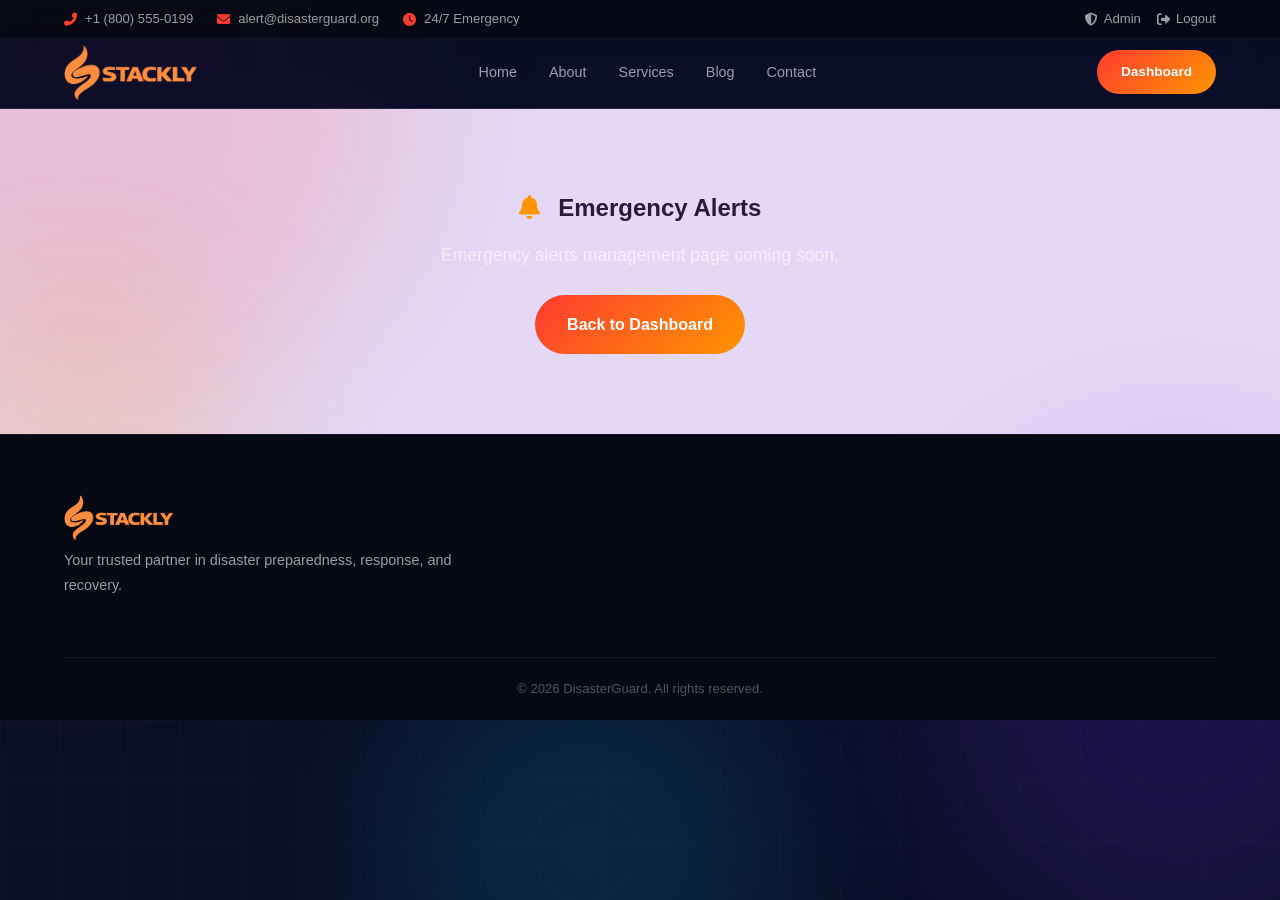
<file: alerts.html>
<!DOCTYPE html>
<html lang="en">
<head>
  <meta charset="UTF-8">
  <meta name="viewport" content="width=device-width, initial-scale=1.0">
  <title>Emergency Alerts — DisasterGuard Admin</title>
  <link rel="stylesheet" href="https://cdnjs.cloudflare.com/ajax/libs/font-awesome/6.5.1/css/all.min.css">
  <link rel="stylesheet" href="css/style.css">
  <link rel="stylesheet" href="css/dashboard.css">
</head>
<body>
  <div class="glow-orb"></div>
  <div class="glow-orb"></div>
  <div class="glow-orb"></div>
  <div class="glow-orb"></div>
  <div class="grid-overlay"></div>
  <div class="top-bar">
    <div class="container">
      <div class="top-bar-left">
        <span><i class="fas fa-phone-alt"></i> +1 (800) 555-0199</span>
        <span><i class="fas fa-envelope"></i> alert@disasterguard.org</span>
        <span><i class="fas fa-clock"></i> 24/7 Emergency</span>
      </div>
      <div class="top-bar-right">
        <a href="dashboard-admin.html"><i class="fas fa-shield-halved"></i> Admin</a>
        <a href="login.html"><i class="fas fa-sign-out-alt"></i> Logout</a>
      </div>
    </div>
  </div>
  <header class="header">
    <div class="container">
      <a href="index.html" class="logo">
        <img src="logo.webp" alt="DisasterGuard" style="height:55px;filter:brightness(0) saturate(100%) invert(58%) sepia(100%) saturate(500%) hue-rotate(-30deg);">
      </a>
      <nav>
        <ul class="nav-list">
          <li><a href="index.html">Home</a></li>
          <li><a href="about.html">About</a></li>
          <li><a href="services.html">Services</a></li>
          <li><a href="blog.html">Blog</a></li>
          <li><a href="contact.html">Contact</a></li>
          <li class="mobile-nav-login"><a href="dashboard-admin.html">Dashboard</a></li>
        </ul>
      </nav>
      <a href="dashboard-admin.html" class="btn-hero-primary" style="padding:10px 24px;font-size:0.85rem;">Dashboard</a>
      <button class="hamburger" aria-label="Toggle menu">
        <span></span><span></span><span></span>
      </button>
    </div>
  </header>
  <section class="section-lavender" style="padding:80px 0;text-align:center;">
    <div class="container">
      <h1><i class="fas fa-bell" style="color:var(--secondary);margin-right:12px;"></i> Emergency Alerts</h1>
      <p style="color:var(--text-light);font-size:1.1rem;margin-top:12px;">Emergency alerts management page coming soon.</p>
      <a href="dashboard-admin.html" class="btn-hero-primary" style="display:inline-flex;margin-top:24px;">Back to Dashboard</a>
    </div>
  </section>
  <footer class="footer">
    <div class="container">
      <div class="footer-grid">
        <div class="footer-about">
          <img src="logo.webp" alt="DisasterGuard" style="height:45px;filter:brightness(0) saturate(100%) invert(58%) sepia(100%) saturate(500%) hue-rotate(-30deg);">
          <p>Your trusted partner in disaster preparedness, response, and recovery.</p>
        </div>
      </div>
      <div class="footer-bottom">
        <p>&copy; 2026 DisasterGuard. All rights reserved.</p>
      </div>
    </div>
  </footer>
  <script src="js/main.js"></script>
</body>
</html>
</file>
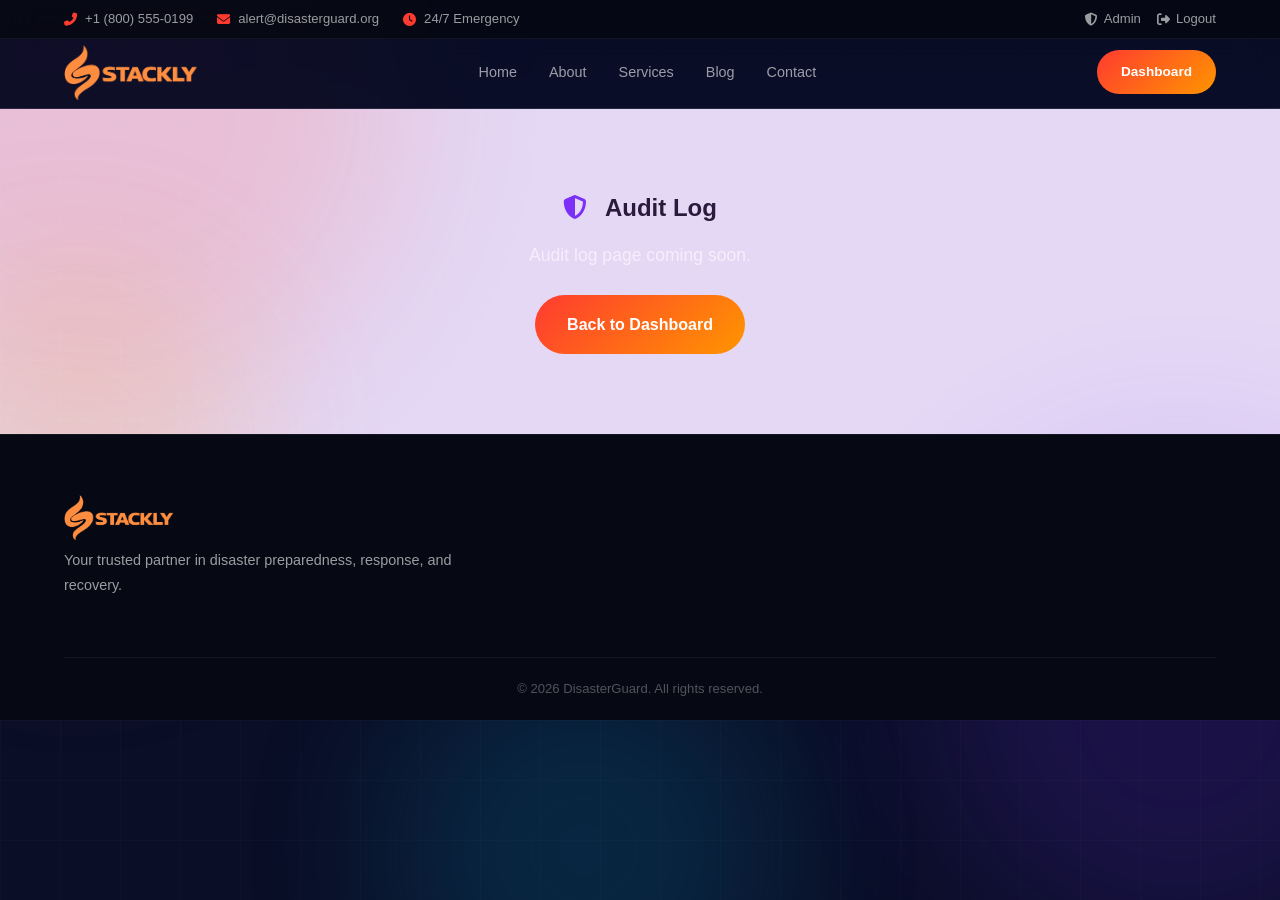
<file: audit-log.html>
<!DOCTYPE html>
<html lang="en">
<head>
  <meta charset="UTF-8">
  <meta name="viewport" content="width=device-width, initial-scale=1.0">
  <title>Audit Log — DisasterGuard Admin</title>
  <link rel="stylesheet" href="https://cdnjs.cloudflare.com/ajax/libs/font-awesome/6.5.1/css/all.min.css">
  <link rel="stylesheet" href="css/style.css">
  <link rel="stylesheet" href="css/dashboard.css">
</head>
<body>
  <div class="glow-orb"></div>
  <div class="glow-orb"></div>
  <div class="glow-orb"></div>
  <div class="glow-orb"></div>
  <div class="grid-overlay"></div>
  <div class="top-bar">
    <div class="container">
      <div class="top-bar-left">
        <span><i class="fas fa-phone-alt"></i> +1 (800) 555-0199</span>
        <span><i class="fas fa-envelope"></i> alert@disasterguard.org</span>
        <span><i class="fas fa-clock"></i> 24/7 Emergency</span>
      </div>
      <div class="top-bar-right">
        <a href="dashboard-admin.html"><i class="fas fa-shield-halved"></i> Admin</a>
        <a href="login.html"><i class="fas fa-sign-out-alt"></i> Logout</a>
      </div>
    </div>
  </div>
  <header class="header">
    <div class="container">
      <a href="index.html" class="logo">
        <img src="logo.webp" alt="DisasterGuard" style="height:55px;filter:brightness(0) saturate(100%) invert(58%) sepia(100%) saturate(500%) hue-rotate(-30deg);">
      </a>
      <nav>
        <ul class="nav-list">
          <li><a href="index.html">Home</a></li>
          <li><a href="about.html">About</a></li>
          <li><a href="services.html">Services</a></li>
          <li><a href="blog.html">Blog</a></li>
          <li><a href="contact.html">Contact</a></li>
          <li class="mobile-nav-login"><a href="dashboard-admin.html">Dashboard</a></li>
        </ul>
      </nav>
      <a href="dashboard-admin.html" class="btn-hero-primary" style="padding:10px 24px;font-size:0.85rem;">Dashboard</a>
      <button class="hamburger" aria-label="Toggle menu">
        <span></span><span></span><span></span>
      </button>
    </div>
  </header>
  <section class="section-lavender" style="padding:80px 0;text-align:center;">
    <div class="container">
      <h1><i class="fas fa-shield-alt" style="color:var(--purple);margin-right:12px;"></i> Audit Log</h1>
      <p style="color:var(--text-light);font-size:1.1rem;margin-top:12px;">Audit log page coming soon.</p>
      <a href="dashboard-admin.html" class="btn-hero-primary" style="display:inline-flex;margin-top:24px;">Back to Dashboard</a>
    </div>
  </section>
  <footer class="footer">
    <div class="container">
      <div class="footer-grid">
        <div class="footer-about">
          <img src="logo.webp" alt="DisasterGuard" style="height:45px;filter:brightness(0) saturate(100%) invert(58%) sepia(100%) saturate(500%) hue-rotate(-30deg);">
          <p>Your trusted partner in disaster preparedness, response, and recovery.</p>
        </div>
      </div>
      <div class="footer-bottom">
        <p>&copy; 2026 DisasterGuard. All rights reserved.</p>
      </div>
    </div>
  </footer>
  <script src="js/main.js"></script>
</body>
</html>
</file>
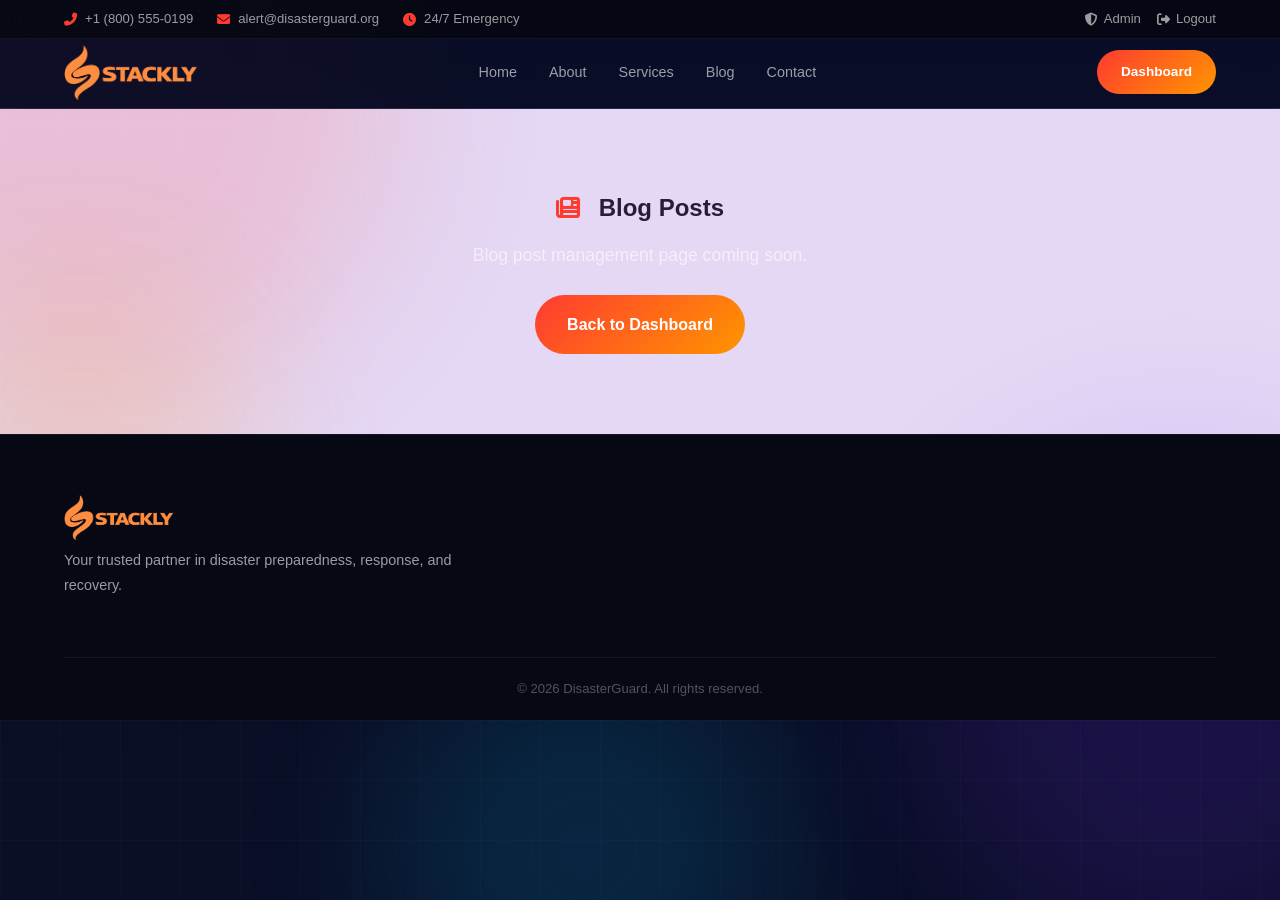
<file: blog-posts.html>
<!DOCTYPE html>
<html lang="en">
<head>
  <meta charset="UTF-8">
  <meta name="viewport" content="width=device-width, initial-scale=1.0">
  <title>Blog Posts — DisasterGuard Admin</title>
  <link rel="stylesheet" href="https://cdnjs.cloudflare.com/ajax/libs/font-awesome/6.5.1/css/all.min.css">
  <link rel="stylesheet" href="css/style.css">
  <link rel="stylesheet" href="css/dashboard.css">
</head>
<body>
  <div class="glow-orb"></div>
  <div class="glow-orb"></div>
  <div class="glow-orb"></div>
  <div class="glow-orb"></div>
  <div class="grid-overlay"></div>
  <div class="top-bar">
    <div class="container">
      <div class="top-bar-left">
        <span><i class="fas fa-phone-alt"></i> +1 (800) 555-0199</span>
        <span><i class="fas fa-envelope"></i> alert@disasterguard.org</span>
        <span><i class="fas fa-clock"></i> 24/7 Emergency</span>
      </div>
      <div class="top-bar-right">
        <a href="dashboard-admin.html"><i class="fas fa-shield-halved"></i> Admin</a>
        <a href="login.html"><i class="fas fa-sign-out-alt"></i> Logout</a>
      </div>
    </div>
  </div>
  <header class="header">
    <div class="container">
      <a href="index.html" class="logo">
        <img src="logo.webp" alt="DisasterGuard" style="height:55px;filter:brightness(0) saturate(100%) invert(58%) sepia(100%) saturate(500%) hue-rotate(-30deg);">
      </a>
      <nav>
        <ul class="nav-list">
          <li><a href="index.html">Home</a></li>
          <li><a href="about.html">About</a></li>
          <li><a href="services.html">Services</a></li>
          <li><a href="blog.html">Blog</a></li>
          <li><a href="contact.html">Contact</a></li>
          <li class="mobile-nav-login"><a href="dashboard-admin.html">Dashboard</a></li>
        </ul>
      </nav>
      <a href="dashboard-admin.html" class="btn-hero-primary" style="padding:10px 24px;font-size:0.85rem;">Dashboard</a>
      <button class="hamburger" aria-label="Toggle menu">
        <span></span><span></span><span></span>
      </button>
    </div>
  </header>
  <section class="section-lavender" style="padding:80px 0;text-align:center;">
    <div class="container">
      <h1><i class="fas fa-newspaper" style="color:var(--primary);margin-right:12px;"></i> Blog Posts</h1>
      <p style="color:var(--text-light);font-size:1.1rem;margin-top:12px;">Blog post management page coming soon.</p>
      <a href="dashboard-admin.html" class="btn-hero-primary" style="display:inline-flex;margin-top:24px;">Back to Dashboard</a>
    </div>
  </section>
  <footer class="footer">
    <div class="container">
      <div class="footer-grid">
        <div class="footer-about">
          <img src="logo.webp" alt="DisasterGuard" style="height:45px;filter:brightness(0) saturate(100%) invert(58%) sepia(100%) saturate(500%) hue-rotate(-30deg);">
          <p>Your trusted partner in disaster preparedness, response, and recovery.</p>
        </div>
      </div>
      <div class="footer-bottom">
        <p>&copy; 2026 DisasterGuard. All rights reserved.</p>
      </div>
    </div>
  </footer>
  <script src="js/main.js"></script>
</body>
</html>
</file>
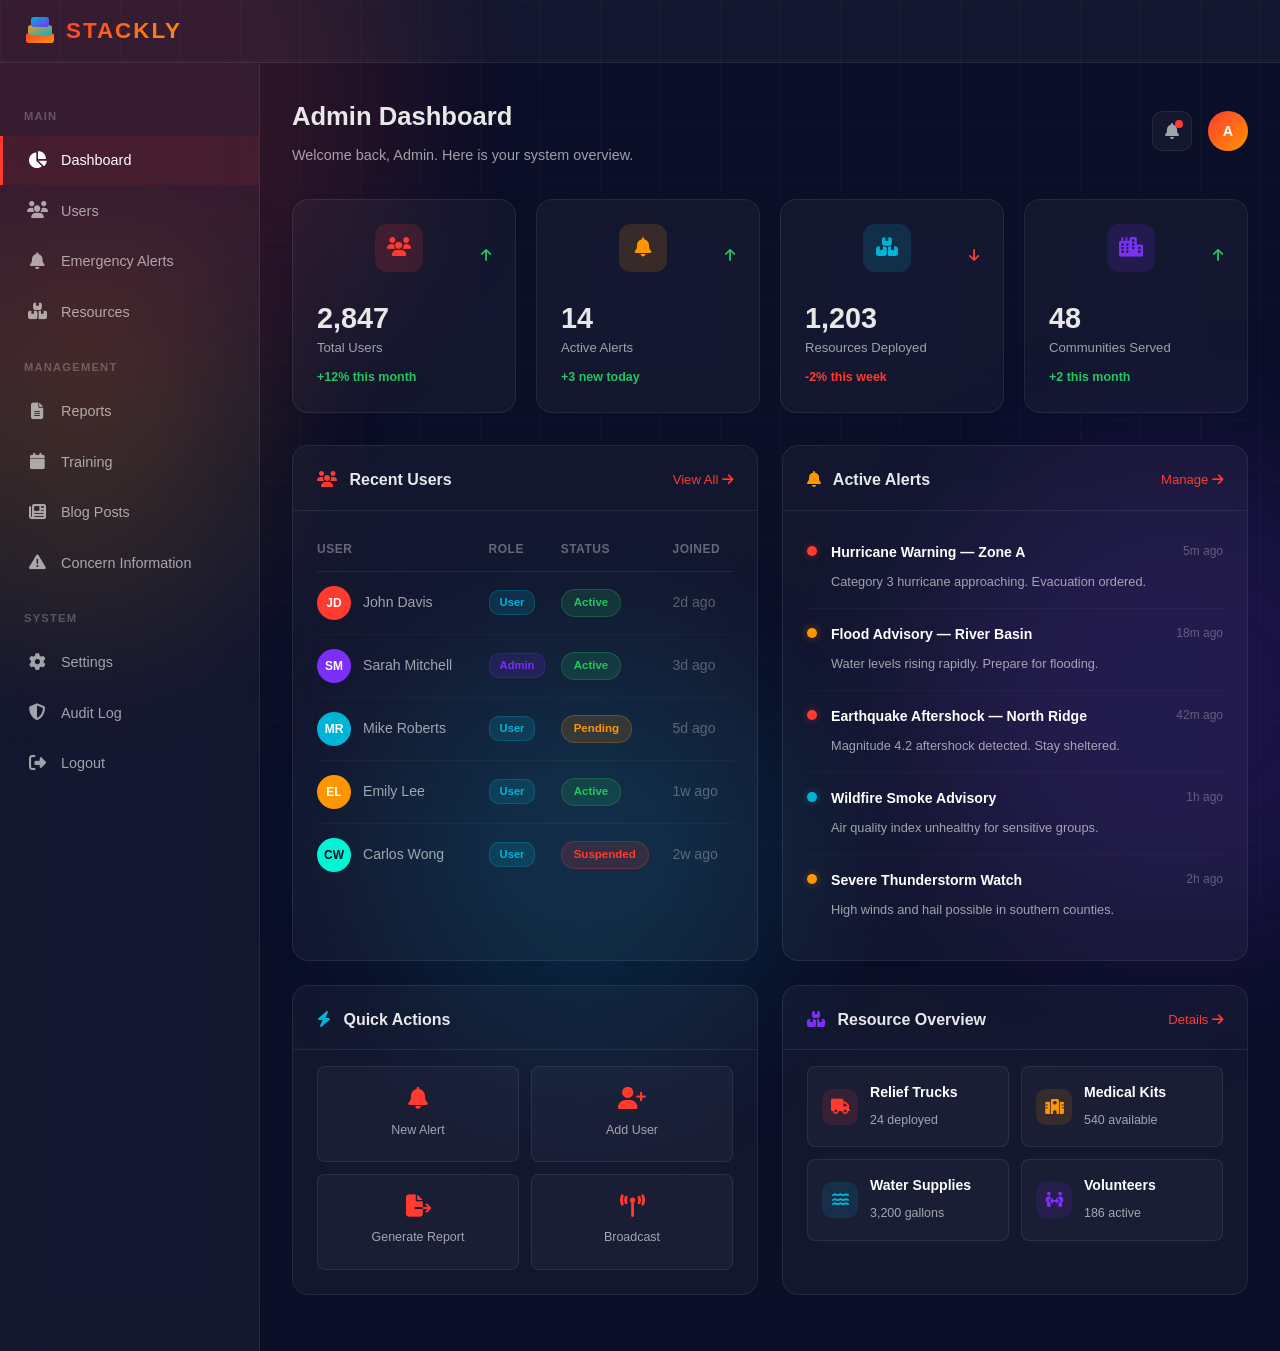
<file: dashboard-admin.html>
<!DOCTYPE html>
<html lang="en">
<head>
  <meta charset="UTF-8">
  <meta name="viewport" content="width=device-width, initial-scale=1.0">
  <title>Admin Dashboard — DisasterGuard</title>
  <meta name="description" content="Admin dashboard for managing DisasterGuard emergency alerts, users, and resources.">
  <link rel="stylesheet" href="https://cdnjs.cloudflare.com/ajax/libs/font-awesome/6.5.1/css/all.min.css">
  <link rel="stylesheet" href="css/style.css">
  <link rel="stylesheet" href="css/dashboard.css">
  <style>
    body { cursor: default; }
    a, button, [role="button"], input, select, textarea, label, .quick-action-btn, .resource-item, .dashboard-notify, .badge-role, .sidebar-menu a, .card-header a, .stat-icon { cursor: pointer; }
    .dashboard-topbar { display: flex; align-items: center; padding: 12px 24px; background: var(--card-bg); border-bottom: 1px solid var(--card-border); position: relative; z-index: 10; }
    .dashboard-topbar .logo-link { display: flex; align-items: center; gap: 10px; text-decoration: none; }
    .dashboard-topbar .logo-link svg { flex-shrink: 0; }
    .dashboard-topbar .logo-text { font-size: 1.4rem; font-weight: 900; letter-spacing: 2px; background: linear-gradient(135deg, var(--primary), var(--secondary)); -webkit-background-clip: text; -webkit-text-fill-color: transparent; background-clip: text; }
  </style>
</head>
<body>

  <div class="glow-orb"></div>
  <div class="glow-orb"></div>
  <div class="glow-orb"></div>
  <div class="glow-orb"></div>
  <div class="grid-overlay"></div>

  <div class="dashboard-topbar">
    <a href="index.html" class="logo-link">
      <svg width="32" height="32" viewBox="0 0 32 32" fill="none">
        <rect x="2" y="18" width="28" height="10" rx="3" fill="url(#sg1)"/>
        <rect x="4" y="10" width="24" height="10" rx="3" fill="url(#sg2)"/>
        <rect x="7" y="2" width="18" height="10" rx="3" fill="url(#sg3)"/>
        <defs>
          <linearGradient id="sg1" x1="0" y1="0" x2="1" y2="1"><stop offset="0%" stop-color="#ff3b30"/><stop offset="100%" stop-color="#ff9500"/></linearGradient>
          <linearGradient id="sg2" x1="0" y1="0" x2="1" y2="1"><stop offset="0%" stop-color="#ff9500"/><stop offset="100%" stop-color="#00b4d8"/></linearGradient>
          <linearGradient id="sg3" x1="0" y1="0" x2="1" y2="1"><stop offset="0%" stop-color="#00b4d8"/><stop offset="100%" stop-color="#7b2ff7"/></linearGradient>
        </defs>
      </svg>
      <span class="logo-text">STACKLY</span>
    </a>
  </div>

  <div class="dashboard-layout">
    <aside class="dashboard-sidebar" id="dashboardSidebar">
      <div class="sidebar-heading">Main</div>
      <ul class="sidebar-menu">
        <li><a href="#dashboard" class="active" data-section="dashboard"><i class="fas fa-chart-pie"></i> Dashboard</a></li>
        <li><a href="#users" data-section="users"><i class="fas fa-users"></i> Users</a></li>
        <li><a href="#alerts" data-section="alerts"><i class="fas fa-bell"></i> Emergency Alerts</a></li>
        <li><a href="#resources" data-section="resources"><i class="fas fa-boxes"></i> Resources</a></li>
      </ul>
      <div class="sidebar-heading">Management</div>
      <ul class="sidebar-menu">
        <li><a href="#reports" data-section="reports"><i class="fas fa-file-alt"></i> Reports</a></li>
        <li><a href="#training" data-section="training"><i class="fas fa-calendar"></i> Training</a></li>
        <li><a href="#blog-posts" data-section="blog-posts"><i class="fas fa-newspaper"></i> Blog Posts</a></li>
        <li><a href="#concern-info" data-section="concern-info"><i class="fas fa-exclamation-triangle"></i> Concern Information</a></li>
        </ul>
      <div class="sidebar-heading">System</div>
      <ul class="sidebar-menu">
        <li><a href="#settings" data-section="settings"><i class="fas fa-cog"></i> Settings</a></li>
        <li><a href="#audit-log" data-section="audit-log"><i class="fas fa-shield-alt"></i> Audit Log</a></li>
        <li><a href="login.html"><i class="fas fa-sign-out-alt"></i> Logout</a></li>
      </ul>
    </aside>

    <div class="dashboard-sidebar-overlay" id="sidebarOverlay"></div>

    <main class="dashboard-main">
      <div class="dashboard-header">
        <div>
          <h1>Admin Dashboard</h1>
          <p>Welcome back, Admin. Here is your system overview.</p>
        </div>
        <div class="dashboard-header-right">
          <button class="dashboard-notify" id="mobileSidebarToggle" style="display:none;">
            <i class="fas fa-bars"></i>
          </button>
          <a href="404.html" class="dashboard-notify">
            <i class="fas fa-bell"></i>
            <span class="badge-dot"></span>
          </a>
          <div class="dashboard-avatar">A</div>
        </div>
      </div>

      <div id="section-dashboard" class="dashboard-section active">
        <div class="dashboard-stats">
          <div class="dashboard-stat-card">
            <div class="stat-top">
              <div class="stat-icon red"><i class="fas fa-users"></i></div>
              <i class="fas fa-arrow-up" style="color:#22c55e;font-size:0.85rem;"></i>
            </div>
            <div class="stat-number">2,847</div>
            <div class="stat-label">Total Users</div>
            <div class="stat-change up">+12% this month</div>
          </div>
          <div class="dashboard-stat-card">
            <div class="stat-top">
              <div class="stat-icon orange"><i class="fas fa-bell"></i></div>
              <i class="fas fa-arrow-up" style="color:#22c55e;font-size:0.85rem;"></i>
            </div>
            <div class="stat-number">14</div>
            <div class="stat-label">Active Alerts</div>
            <div class="stat-change up">+3 new today</div>
          </div>
          <div class="dashboard-stat-card">
            <div class="stat-top">
              <div class="stat-icon blue"><i class="fas fa-boxes"></i></div>
              <i class="fas fa-arrow-down" style="color:var(--primary);font-size:0.85rem;"></i>
            </div>
            <div class="stat-number">1,203</div>
            <div class="stat-label">Resources Deployed</div>
            <div class="stat-change down">-2% this week</div>
          </div>
          <div class="dashboard-stat-card">
            <div class="stat-top">
              <div class="stat-icon purple"><i class="fas fa-city"></i></div>
              <i class="fas fa-arrow-up" style="color:#22c55e;font-size:0.85rem;"></i>
            </div>
            <div class="stat-number">48</div>
            <div class="stat-label">Communities Served</div>
            <div class="stat-change up">+2 this month</div>
          </div>
        </div>

        <div class="dashboard-grid">
          <div class="dashboard-card">
            <div class="card-header">
              <h3><i class="fas fa-users" style="color:var(--primary);margin-right:8px;"></i> Recent Users</h3>
              <a href="404.html">View All <i class="fas fa-arrow-right"></i></a>
            </div>
            <div class="card-body">
              <div class="dashboard-table-wrapper">
              <table class="dashboard-table">
                <thead>
                  <tr>
                    <th>User</th>
                    <th>Role</th>
                    <th>Status</th>
                    <th>Joined</th>
                  </tr>
                </thead>
                <tbody>
                  <tr>
                    <td>
                      <div class="user-cell">
                        <div class="user-avatar avatar-red">JD</div>
                        <span>John Davis</span>
                      </div>
                    </td>
                    <td><span class="badge-role user">User</span></td>
                    <td><span class="badge-status active">Active</span></td>
                    <td style="color:rgba(255,255,255,0.3);">2d ago</td>
                  </tr>
                  <tr>
                    <td>
                      <div class="user-cell">
                        <div class="user-avatar avatar-purple">SM</div>
                        <span>Sarah Mitchell</span>
                      </div>
                    </td>
                    <td><span class="badge-role admin">Admin</span></td>
                    <td><span class="badge-status active">Active</span></td>
                    <td style="color:rgba(255,255,255,0.3);">3d ago</td>
                  </tr>
                  <tr>
                    <td>
                      <div class="user-cell">
                        <div class="user-avatar avatar-blue">MR</div>
                        <span>Mike Roberts</span>
                      </div>
                    </td>
                    <td><span class="badge-role user">User</span></td>
                    <td><span class="badge-status pending">Pending</span></td>
                    <td style="color:rgba(255,255,255,0.3);">5d ago</td>
                  </tr>
                  <tr>
                    <td>
                      <div class="user-cell">
                        <div class="user-avatar avatar-orange">EL</div>
                        <span>Emily Lee</span>
                      </div>
                    </td>
                    <td><span class="badge-role user">User</span></td>
                    <td><span class="badge-status active">Active</span></td>
                    <td style="color:rgba(255,255,255,0.3);">1w ago</td>
                  </tr>
                  <tr>
                    <td>
                      <div class="user-cell">
                        <div class="user-avatar avatar-teal">CW</div>
                        <span>Carlos Wong</span>
                      </div>
                    </td>
                    <td><span class="badge-role user">User</span></td>
                    <td><span class="badge-status suspended">Suspended</span></td>
                    <td style="color:rgba(255,255,255,0.3);">2w ago</td>
                  </tr>
                </tbody>
              </table>
            </div></div>
          </div>

          <div class="dashboard-card">
            <div class="card-header">
              <h3><i class="fas fa-bell" style="color:var(--secondary);margin-right:8px;"></i> Active Alerts</h3>
              <a href="#alerts" data-section="alerts">Manage <i class="fas fa-arrow-right"></i></a>
            </div>
            <div class="card-body">
              <div class="alert-list-item">
                <div class="alert-dot critical"></div>
                <div class="alert-text">
                  <strong>Hurricane Warning — Zone A</strong>
                  <span>Category 3 hurricane approaching. Evacuation ordered.</span>
                </div>
                <div class="alert-time">5m ago</div>
              </div>
              <div class="alert-list-item">
                <div class="alert-dot high"></div>
                <div class="alert-text">
                  <strong>Flood Advisory — River Basin</strong>
                  <span>Water levels rising rapidly. Prepare for flooding.</span>
                </div>
                <div class="alert-time">18m ago</div>
              </div>
              <div class="alert-list-item">
                <div class="alert-dot critical"></div>
                <div class="alert-text">
                  <strong>Earthquake Aftershock — North Ridge</strong>
                  <span>Magnitude 4.2 aftershock detected. Stay sheltered.</span>
                </div>
                <div class="alert-time">42m ago</div>
              </div>
              <div class="alert-list-item">
                <div class="alert-dot moderate"></div>
                <div class="alert-text">
                  <strong>Wildfire Smoke Advisory</strong>
                  <span>Air quality index unhealthy for sensitive groups.</span>
                </div>
                <div class="alert-time">1h ago</div>
              </div>
              <div class="alert-list-item">
                <div class="alert-dot high"></div>
                <div class="alert-text">
                  <strong>Severe Thunderstorm Watch</strong>
                  <span>High winds and hail possible in southern counties.</span>
                </div>
                <div class="alert-time">2h ago</div>
              </div>
            </div>
          </div>
        </div>

        <div class="dashboard-grid">
          <div class="dashboard-card">
            <div class="card-header">
              <h3><i class="fas fa-bolt" style="color:var(--accent);margin-right:8px;"></i> Quick Actions</h3>
            </div>
            <div class="card-body">
              <div class="quick-actions">
                <a href="404.html" class="quick-action-btn">
                  <i class="fas fa-bell"></i>
                  <span>New Alert</span>
                </a>
                <a href="404.html" class="quick-action-btn">
                  <i class="fas fa-user-plus"></i>
                  <span>Add User</span>
                </a>
                <a href="404.html" class="quick-action-btn">
                  <i class="fas fa-file-export"></i>
                  <span>Generate Report</span>
                </a>
                <a href="404.html" class="quick-action-btn">
                  <i class="fas fa-broadcast-tower"></i>
                  <span>Broadcast</span>
                </a>
              </div>
            </div>
          </div>

          <div class="dashboard-card">
            <div class="card-header">
              <h3><i class="fas fa-boxes" style="color:var(--purple);margin-right:8px;"></i> Resource Overview</h3>
              <a href="404.html">Details <i class="fas fa-arrow-right"></i></a>
            </div>
            <div class="card-body">
              <div class="resource-grid">
                <a href="404.html" class="resource-item">
                  <i class="fas fa-truck red"></i>
                  <div class="res-text">
                    <strong>Relief Trucks</strong>
                    <span>24 deployed</span>
                  </div>
                </a>
                <a href="404.html" class="resource-item">
                  <i class="fas fa-hospital orange"></i>
                  <div class="res-text">
                    <strong>Medical Kits</strong>
                    <span>540 available</span>
                  </div>
                </a>
                <a href="404.html" class="resource-item">
                  <i class="fas fa-water blue"></i>
                  <div class="res-text">
                    <strong>Water Supplies</strong>
                    <span>3,200 gallons</span>
                  </div>
                </a>
                <a href="404.html" class="resource-item">
                  <i class="fas fa-people-arrows purple"></i>
                  <div class="res-text">
                    <strong>Volunteers</strong>
                    <span>186 active</span>
                  </div>
                </a>
              </div>
            </div>
          </div>
        </div>
      </div>

      <div id="section-users" class="dashboard-section">
        <div class="dashboard-grid">
          <div class="dashboard-card">
            <div class="card-header">
              <h3><i class="fas fa-users" style="color:var(--primary);margin-right:8px;"></i> User Directory</h3>
              <a href="#dashboard" data-section="dashboard">Back to Overview</a>
            </div>
            <div class="card-body">
              <div class="dashboard-table-wrapper">
              <table class="dashboard-table">
                <thead>
                  <tr>
                    <th>User</th>
                    <th>Role</th>
                    <th>Status</th>
                    <th>Last Login</th>
                  </tr>
                </thead>
                <tbody>
                  <tr>
                    <td>
                      <div class="user-cell">
                        <div class="user-avatar avatar-red">JD</div>
                        <span>John Davis</span>
                      </div>
                    </td>
                    <td><span class="badge-role user">User</span></td>
                    <td><span class="badge-status active">Active</span></td>
                    <td style="color:rgba(255,255,255,0.3);">Today</td>
                  </tr>
                  <tr>
                    <td>
                      <div class="user-cell">
                        <div class="user-avatar avatar-purple">SM</div>
                        <span>Sarah Mitchell</span>
                      </div>
                    </td>
                    <td><span class="badge-role admin">Admin</span></td>
                    <td><span class="badge-status active">Active</span></td>
                    <td style="color:rgba(255,255,255,0.3);">1h ago</td>
                  </tr>
                  <tr>
                    <td>
                      <div class="user-cell">
                        <div class="user-avatar avatar-blue">MR</div>
                        <span>Mike Roberts</span>
                      </div>
                    </td>
                    <td><span class="badge-role user">User</span></td>
                    <td><span class="badge-status pending">Pending</span></td>
                    <td style="color:rgba(255,255,255,0.3);">2d ago</td>
                  </tr>
                  <tr>
                    <td>
                      <div class="user-cell">
                        <div class="user-avatar avatar-orange">EL</div>
                        <span>Emily Lee</span>
                      </div>
                    </td>
                    <td><span class="badge-role user">User</span></td>
                    <td><span class="badge-status active">Active</span></td>
                    <td style="color:rgba(255,255,255,0.3);">4d ago</td>
                  </tr>
                  <tr>
                    <td>
                      <div class="user-cell">
                        <div class="user-avatar avatar-teal">CW</div>
                        <span>Carlos Wong</span>
                      </div>
                    </td>
                    <td><span class="badge-role user">User</span></td>
                    <td><span class="badge-status suspended">Suspended</span></td>
                    <td style="color:rgba(255,255,255,0.3);">1w ago</td>
                  </tr>
                </tbody>
              </table>
            </div></div>
          </div>
        </div>
      </div>

      <div id="section-alerts" class="dashboard-section">
        <div class="dashboard-grid">
          <div class="dashboard-card">
            <div class="card-header">
              <h3><i class="fas fa-bell" style="color:var(--secondary);margin-right:8px;"></i> Emergency Alerts</h3>
              <a href="#dashboard" data-section="dashboard">Back to Overview</a>
            </div>
            <div class="card-body">
              <div class="alert-list-item">
                <div class="alert-dot critical"></div>
                <div class="alert-text">
                  <strong>Hurricane Warning — Zone A</strong>
                  <span>Category 3 hurricane approaching. Evacuation ordered.</span>
                </div>
                <div class="alert-time">5m ago</div>
              </div>
              <div class="alert-list-item">
                <div class="alert-dot high"></div>
                <div class="alert-text">
                  <strong>Flood Advisory — River Basin</strong>
                  <span>Water levels rising rapidly. Prepare for flooding.</span>
                </div>
                <div class="alert-time">18m ago</div>
              </div>
              <div class="alert-list-item">
                <div class="alert-dot critical"></div>
                <div class="alert-text">
                  <strong>Earthquake Aftershock — North Ridge</strong>
                  <span>Magnitude 4.2 aftershock detected. Stay sheltered.</span>
                </div>
                <div class="alert-time">42m ago</div>
              </div>
              <div class="alert-list-item">
                <div class="alert-dot moderate"></div>
                <div class="alert-text">
                  <strong>Wildfire Smoke Advisory</strong>
                  <span>Air quality index unhealthy for sensitive groups.</span>
                </div>
                <div class="alert-time">1h ago</div>
              </div>
              <div class="alert-list-item">
                <div class="alert-dot high"></div>
                <div class="alert-text">
                  <strong>Severe Thunderstorm Watch</strong>
                  <span>High winds and hail possible in southern counties.</span>
                </div>
                <div class="alert-time">2h ago</div>
              </div>
            </div>
          </div>
        </div>
      </div>

      <div id="section-resources" class="dashboard-section">
        <div class="dashboard-grid">
          <div class="dashboard-card">
            <div class="card-header">
              <h3><i class="fas fa-boxes" style="color:var(--purple);margin-right:8px;"></i> Resources</h3>
              <a href="#dashboard" data-section="dashboard">Back to Overview</a>
            </div>
            <div class="card-body">
              <div class="resource-grid">
                <a href="404.html" class="resource-item">
                  <i class="fas fa-truck red"></i>
                  <div class="res-text">
                    <strong>Relief Trucks</strong>
                    <span>24 deployed</span>
                  </div>
                </a>
                <a href="404.html" class="resource-item">
                  <i class="fas fa-hospital orange"></i>
                  <div class="res-text">
                    <strong>Medical Kits</strong>
                    <span>540 available</span>
                  </div>
                </a>
                <a href="404.html" class="resource-item">
                  <i class="fas fa-water blue"></i>
                  <div class="res-text">
                    <strong>Water Supplies</strong>
                    <span>3,200 gallons</span>
                  </div>
                </a>
                <a href="404.html" class="resource-item">
                  <i class="fas fa-people-arrows purple"></i>
                  <div class="res-text">
                    <strong>Volunteers</strong>
                    <span>186 active</span>
                  </div>
                </a>
              </div>
            </div>
          </div>
        </div>
      </div>

      <div id="section-reports" class="dashboard-section">
        <div class="dashboard-grid">
          <div class="dashboard-card">
            <div class="card-header">
              <h3><i class="fas fa-file-alt" style="color:var(--primary);margin-right:8px;"></i> Reports</h3>
              <a href="#dashboard" data-section="dashboard">Back to Overview</a>
            </div>
            <div class="card-body">
              <div class="quick-actions">
                <a class="quick-action-btn"><i class="fas fa-file-signature"></i><span>Incident Report</span></a>
                <a class="quick-action-btn"><i class="fas fa-chart-line"></i><span>Response Summary</span></a>
                <a class="quick-action-btn"><i class="fas fa-users"></i><span>Staff Review</span></a>
                <a class="quick-action-btn"><i class="fas fa-envelope-open-text"></i><span>Communication</span></a>
              </div>
            </div>
          </div>
        </div>
      </div>

      <div id="section-training" class="dashboard-section">
        <div class="dashboard-grid">
          <div class="dashboard-card">
            <div class="card-header">
              <h3><i class="fas fa-calendar" style="color:var(--secondary);margin-right:8px;"></i> Training</h3>
              <a href="#dashboard" data-section="dashboard">Back to Overview</a>
            </div>
            <div class="card-body">
              <div class="alert-list-item">
                <div class="alert-dot moderate"></div>
                <div class="alert-text">
                  <strong>Emergency First Aid</strong>
                  <span>April 28, 2026 · 10:00 AM · 36 attendees</span>
                </div>
              </div>
              <div class="alert-list-item">
                <div class="alert-dot high"></div>
                <div class="alert-text">
                  <strong>Evacuation Planning</strong>
                  <span>May 3, 2026 · 2:00 PM · 28 attendees</span>
                </div>
              </div>
              <div class="alert-list-item">
                <div class="alert-dot moderate"></div>
                <div class="alert-text">
                  <strong>Disaster Communication</strong>
                  <span>May 10, 2026 · 11:00 AM · 42 attendees</span>
                </div>
              </div>
            </div>
          </div>
        </div>
      </div>

      <div id="section-blog-posts" class="dashboard-section">
        <div class="dashboard-grid">
          <div class="dashboard-card">
            <div class="card-header">
              <h3><i class="fas fa-newspaper" style="color:var(--purple);margin-right:8px;"></i> Blog Posts</h3>
              <a href="#dashboard" data-section="dashboard">Back to Overview</a>
            </div>
            <div class="card-body">
              <div class="quick-actions">
                <a class="quick-action-btn"><i class="fas fa-edit"></i><span>Drafts</span></a>
                <a class="quick-action-btn"><i class="fas fa-eye"></i><span>Published</span></a>
                <a class="quick-action-btn"><i class="fas fa-calendar-alt"></i><span>Schedule</span></a>
                <a class="quick-action-btn"><i class="fas fa-share-square"></i><span>Promotions</span></a>
              </div>
            </div>
          </div>
        </div>
      </div>

      <div id="section-concern-info" class="dashboard-section">
        <div class="dashboard-grid">
          <div class="dashboard-card" style="grid-column: span 2;">
            <div class="card-header">
              <h3><i class="fas fa-exclamation-triangle" style="color:var(--secondary);margin-right:8px;"></i> Concern Information</h3>
              <a href="#dashboard" data-section="dashboard">Back to Overview</a>
            </div>
            <div class="card-body">
              <div class="dashboard-table-wrapper">
              <table class="dashboard-table">
                <thead>
                  <tr>
                    <th>ID</th>
                    <th>Reporter</th>
                    <th>Type</th>
                    <th>Description</th>
                    <th>Status</th>
                    <th>Date</th>
                  </tr>
                </thead>
                <tbody>
                  <tr>
                    <td style="color:var(--white);font-weight:600;">#001</td>
                    <td>
                      <div class="user-cell">
                        <div class="user-avatar avatar-red">MR</div>
                        <span>Maria Rodriguez</span>
                      </div>
                    </td>
                    <td><span class="badge-role admin">Structural</span></td>
                    <td style="color:var(--white);">Building damage after earthquake</td>
                    <td><span class="badge-status active">Resolved</span></td>
                    <td style="color:rgba(255,255,255,0.3);">Today</td>
                  </tr>
                  <tr>
                    <td style="color:var(--white);font-weight:600;">#002</td>
                    <td>
                      <div class="user-cell">
                        <div class="user-avatar avatar-orange">JT</div>
                        <span>James Thompson</span>
                      </div>
                    </td>
                    <td><span class="badge-role user">Medical</span></td>
                    <td style="color:var(--white);">Shortage of medical supplies at shelter</td>
                    <td><span class="badge-status pending">In Progress</span></td>
                    <td style="color:rgba(255,255,255,0.3);">Yesterday</td>
                  </tr>
                  <tr>
                    <td style="color:var(--white);font-weight:600;">#003</td>
                    <td>
                      <div class="user-cell">
                        <div class="user-avatar avatar-blue">SL</div>
                        <span>Sarah Lee</span>
                      </div>
                    </td>
                    <td><span class="badge-role user">Food</span></td>
                    <td style="color:var(--white);">Insufficient food supplies in Zone C</td>
                    <td><span class="badge-status active">Resolved</span></td>
                    <td style="color:rgba(255,255,255,0.3);">2d ago</td>
                  </tr>
                  <tr>
                    <td style="color:var(--white);font-weight:600;">#004</td>
                    <td>
                      <div class="user-cell">
                        <div class="user-avatar avatar-purple">DK</div>
                        <span>David Kim</span>
                      </div>
                    </td>
                    <td><span class="badge-role admin">Safety</span></td>
                    <td style="color:var(--white);">Flood barrier compromised in River District</td>
                    <td><span class="badge-status suspended">Critical</span></td>
                    <td style="color:rgba(255,255,255,0.3);">3d ago</td>
                  </tr>
                  <tr>
                    <td style="color:var(--white);font-weight:600;">#005</td>
                    <td>
                      <div class="user-cell">
                        <div class="user-avatar avatar-teal">AN</div>
                        <span>Anna Nguyen</span>
                      </div>
                    </td>
                    <td><span class="badge-role user">Relocation</span></td>
                    <td style="color:var(--white);">Request for family relocation assistance</td>
                    <td><span class="badge-status pending">In Progress</span></td>
                    <td style="color:rgba(255,255,255,0.3);">4d ago</td>
                  </tr>
                  <tr>
                    <td style="color:var(--white);font-weight:600;">#006</td>
                    <td>
                      <div class="user-cell">
                        <div class="user-avatar avatar-red">CW</div>
                        <span>Carlos Wong</span>
                      </div>
                    </td>
                    <td><span class="badge-role user">Communication</span></td>
                    <td style="color:var(--white);">No cell service in evacuation zone</td>
                    <td><span class="badge-status active">Resolved</span></td>
                    <td style="color:rgba(255,255,255,0.3);">1w ago</td>
                  </tr>
                </tbody>
              </table>
            </div></div>
          </div>
          <div class="dashboard-card">
            <div class="card-header">
              <h3><i class="fas fa-chart-pie" style="color:var(--primary);margin-right:8px;"></i> Concern Categories</h3>
            </div>
            <div class="card-body">
              <div class="resource-grid">
                <div class="resource-item">
                  <i class="fas fa-building orange"></i>
                  <div class="res-text">
                    <strong>Structural</strong>
                    <span>12 reports</span>
                  </div>
                </div>
                <div class="resource-item">
                  <i class="fas fa-heartbeat red"></i>
                  <div class="res-text">
                    <strong>Medical</strong>
                    <span>28 reports</span>
                  </div>
                </div>
                <div class="resource-item">
                  <i class="fas fa-utensils blue"></i>
                  <div class="res-text">
                    <strong>Food</strong>
                    <span>19 reports</span>
                  </div>
                </div>
                <div class="resource-item">
                  <i class="fas fa-shield-halved purple"></i>
                  <div class="res-text">
                    <strong>Safety</strong>
                    <span>9 reports</span>
                  </div>
                </div>
                <div class="resource-item">
                  <i class="fas fa-truck teal"></i>
                  <div class="res-text">
                    <strong>Relocation</strong>
                    <span>15 reports</span>
                  </div>
                </div>
                <div class="resource-item">
                  <i class="fas fa-satellite-dish orange"></i>
                  <div class="res-text">
                    <strong>Communication</strong>
                    <span>7 reports</span>
                  </div>
                </div>
              </div>
            </div>
          </div>
          <div class="dashboard-card">
            <div class="card-header">
              <h3><i class="fas fa-clock" style="color:var(--accent);margin-right:8px;"></i> Recent Activity</h3>
            </div>
            <div class="card-body">
              <div class="alert-list-item">
                <div class="alert-dot moderate"></div>
                <div class="alert-text">
                  <strong>Concern #004 escalated to Critical</strong>
                  <span>Flood barrier issue requires immediate attention</span>
                </div>
                <div class="alert-time">30m ago</div>
              </div>
              <div class="alert-list-item">
                <div class="alert-dot high"></div>
                <div class="alert-text">
                  <strong>Concern #002 assigned to response team</strong>
                  <span>Medical supply shortage being addressed</span>
                </div>
                <div class="alert-time">2h ago</div>
              </div>
              <div class="alert-list-item">
                <div class="alert-dot critical"></div>
                <div class="alert-text">
                  <strong>New concern #007 submitted</strong>
                  <span>Power line down in residential area</span>
                </div>
                <div class="alert-time">4h ago</div>
              </div>
              <div class="alert-list-item">
                <div class="alert-dot moderate"></div>
                <div class="alert-text">
                  <strong>Concern #001 marked as Resolved</strong>
                  <span>Building damage inspection completed</span>
                </div>
                <div class="alert-time">6h ago</div>
              </div>
            </div>
          </div>
        </div>
      </div>

      <div id="section-settings" class="dashboard-section">
        <div class="dashboard-grid">
          <div class="dashboard-card">
            <div class="card-header">
              <h3><i class="fas fa-cog" style="color:var(--text-light);margin-right:8px;"></i> System Settings</h3>
              <a href="#dashboard" data-section="dashboard">Back to Overview</a>
            </div>
            <div class="card-body">
              <div class="setting-item">
                <span>Enable alerts</span>
                <span>On</span>
              </div>
              <div class="setting-item">
                <span>Auto report generation</span>
                <span>Off</span>
              </div>
              <div class="setting-item">
                <span>Maintenance mode</span>
                <span>Off</span>
              </div>
            </div>
          </div>
        </div>
      </div>

      <div id="section-audit-log" class="dashboard-section">
        <div class="dashboard-grid">
          <div class="dashboard-card">
            <div class="card-header">
              <h3><i class="fas fa-shield-alt" style="color:var(--primary);margin-right:8px;"></i> Audit Log</h3>
              <a href="#dashboard" data-section="dashboard">Back to Overview</a>
            </div>
            <div class="card-body">
              <div class="dashboard-table-wrapper">
              <table class="dashboard-table">
                <thead>
                  <tr>
                    <th>Event</th>
                    <th>User</th>
                    <th>Status</th>
                    <th>Time</th>
                  </tr>
                </thead>
                <tbody>
                  <tr>
                    <td>Alert created</td>
                    <td>Sarah Mitchell</td>
                    <td><span class="badge-status active">Success</span></td>
                    <td style="color:rgba(255,255,255,0.3);">10m ago</td>
                  </tr>
                  <tr>
                    <td>User added</td>
                    <td>John Davis</td>
                    <td><span class="badge-status active">Success</span></td>
                    <td style="color:rgba(255,255,255,0.3);">45m ago</td>
                  </tr>
                  <tr>
                    <td>Report exported</td>
                    <td>Mike Roberts</td>
                    <td><span class="badge-status down">Pending</span></td>
                    <td style="color:rgba(255,255,255,0.3);">1h ago</td>
                  </tr>
                  <tr>
                    <td>Settings updated</td>
                    <td>Emily Lee</td>
                    <td><span class="badge-status active">Success</span></td>
                    <td style="color:rgba(255,255,255,0.3);">2h ago</td>
                  </tr>
                </tbody>
              </table>
            </div></div>
          </div>
        </div>
      </div>

    </main>
  </div>



  <script src="js/main.js"></script>
  <script>
    (function() {
      const sidebar = document.getElementById('dashboardSidebar');
      const overlay = document.getElementById('sidebarOverlay');
      const toggleBtn = document.getElementById('mobileSidebarToggle');
      const sections = document.querySelectorAll('.dashboard-section');
      const sidebarLinks = document.querySelectorAll('#dashboardSidebar a[data-section]');

      const sectionMap = {};
      sections.forEach(function(s) { sectionMap[s.id] = s; });

      function hideAllSections() {
        sections.forEach(function(s) { s.style.display = 'none'; });
      }

      function showSection(id) {
        hideAllSections();
        var el = sectionMap['section-' + id];
        if (el) { el.style.display = 'block'; }
      }

      function deactivateAllLinks() {
        sidebarLinks.forEach(function(l) { l.classList.remove('active'); });
      }

      function activateLink(id) {
        deactivateAllLinks();
        sidebarLinks.forEach(function(l) {
          if (l.dataset.section === id) { l.classList.add('active'); }
        });
      }

      function navigateTo(sectionId) {
        showSection(sectionId);
        activateLink(sectionId);
        if (sidebar.classList.contains('open')) { toggleSidebar(); }
      }

      function toggleSidebar() {
        sidebar.classList.toggle('open');
        overlay.classList.toggle('show');
      }

      sidebarLinks.forEach(function(link) {
        link.addEventListener('click', function(e) {
          e.preventDefault();
          var id = this.dataset.section;
          if (id) { navigateTo(id); }
        });
      });

      if (toggleBtn) { toggleBtn.addEventListener('click', toggleSidebar); }
      overlay.addEventListener('click', toggleSidebar);

      function handleResize() {
        if (window.innerWidth <= 992) {
          if (toggleBtn) toggleBtn.style.display = 'flex';
        } else {
          if (toggleBtn) toggleBtn.style.display = 'none';
          sidebar.classList.remove('open');
          overlay.classList.remove('show');
        }
      }

      window.addEventListener('resize', handleResize);
      handleResize();

      var hash = window.location.hash.replace('#', '');
      if (hash && sectionMap['section-' + hash]) {
        navigateTo(hash);
      } else {
        navigateTo('dashboard');
      }
    })();
  </script>
</body>
</html>
</file>
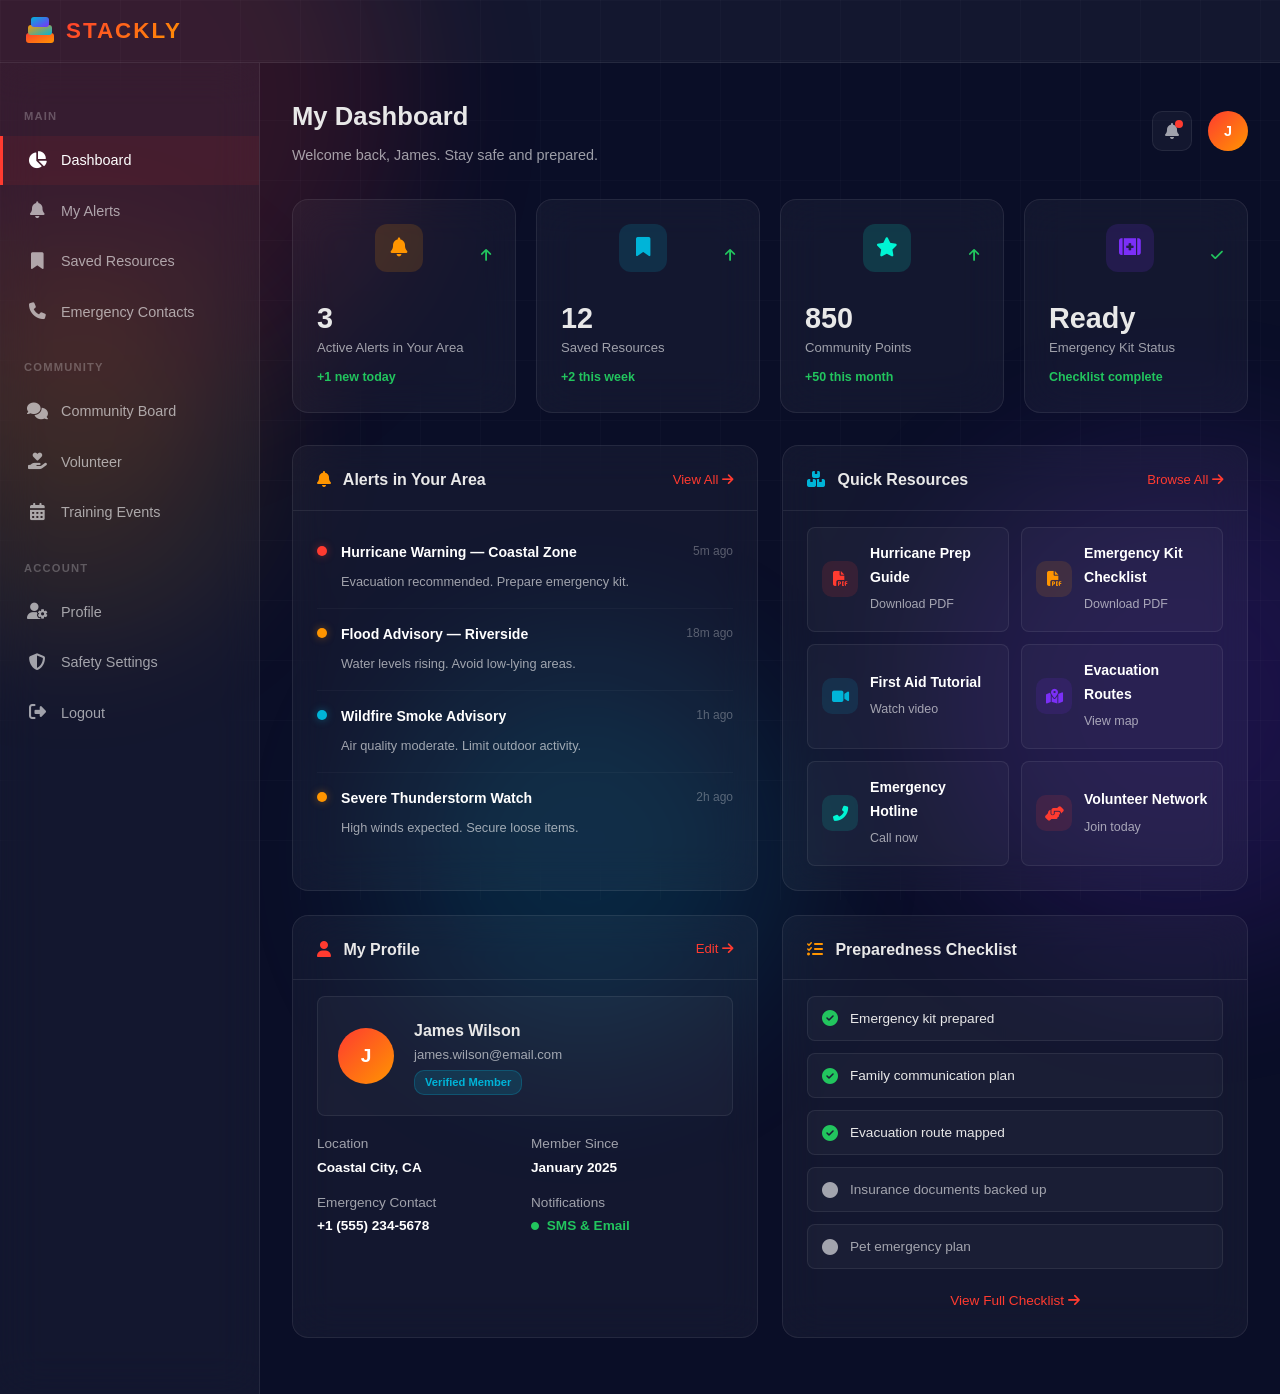
<file: dashboard-user.html>
<!DOCTYPE html>
<html lang="en">
<head>
  <meta charset="UTF-8">
  <meta name="viewport" content="width=device-width, initial-scale=1.0">
  <title>My Dashboard — DisasterGuard</title>
  <meta name="description" content="Your personal DisasterGuard dashboard for emergency alerts, resources, and community support.">
  <link rel="stylesheet" href="https://cdnjs.cloudflare.com/ajax/libs/font-awesome/6.5.1/css/all.min.css">
  <link rel="stylesheet" href="css/style.css">
  <link rel="stylesheet" href="css/dashboard.css">
  <style>
    body { cursor: default; }
    a, button, [role="button"], input, select, textarea, label, .quick-action-btn, .resource-item, .dashboard-notify, .badge-role, .sidebar-menu a, .card-header a, .stat-icon { cursor: pointer; }
    .dashboard-topbar { display: flex; align-items: center; padding: 12px 24px; background: var(--card-bg); border-bottom: 1px solid var(--card-border); position: relative; z-index: 10; }
    .dashboard-topbar .logo-link { display: flex; align-items: center; gap: 10px; text-decoration: none; }
    .dashboard-topbar .logo-link svg { flex-shrink: 0; }
    .dashboard-topbar .logo-text { font-size: 1.4rem; font-weight: 900; letter-spacing: 2px; background: linear-gradient(135deg, var(--primary), var(--secondary)); -webkit-background-clip: text; -webkit-text-fill-color: transparent; background-clip: text; }
  </style>
</head>
<body>

  <div class="glow-orb"></div>
  <div class="glow-orb"></div>
  <div class="glow-orb"></div>
  <div class="glow-orb"></div>
  <div class="grid-overlay"></div>

  <div class="dashboard-topbar">
    <a href="index.html" class="logo-link">
      <svg width="32" height="32" viewBox="0 0 32 32" fill="none">
        <rect x="2" y="18" width="28" height="10" rx="3" fill="url(#sg1)"/>
        <rect x="4" y="10" width="24" height="10" rx="3" fill="url(#sg2)"/>
        <rect x="7" y="2" width="18" height="10" rx="3" fill="url(#sg3)"/>
        <defs>
          <linearGradient id="sg1" x1="0" y1="0" x2="1" y2="1"><stop offset="0%" stop-color="#ff3b30"/><stop offset="100%" stop-color="#ff9500"/></linearGradient>
          <linearGradient id="sg2" x1="0" y1="0" x2="1" y2="1"><stop offset="0%" stop-color="#ff9500"/><stop offset="100%" stop-color="#00b4d8"/></linearGradient>
          <linearGradient id="sg3" x1="0" y1="0" x2="1" y2="1"><stop offset="0%" stop-color="#00b4d8"/><stop offset="100%" stop-color="#7b2ff7"/></linearGradient>
        </defs>
      </svg>
      <span class="logo-text">STACKLY</span>
    </a>
  </div>

  <div class="dashboard-layout">
    <aside class="dashboard-sidebar" id="dashboardSidebar">
      <div class="sidebar-heading">Main</div>
      <ul class="sidebar-menu">
        <li><a href="#dashboard" class="active" data-section="dashboard"><i class="fas fa-chart-pie"></i> Dashboard</a></li>
        <li><a href="#alerts" data-section="alerts"><i class="fas fa-bell"></i> My Alerts</a></li>
        <li><a href="#saved-resources" data-section="saved-resources"><i class="fas fa-bookmark"></i> Saved Resources</a></li>
        <li><a href="#emergency-contacts" data-section="emergency-contacts"><i class="fas fa-phone"></i> Emergency Contacts</a></li>
      </ul>
      <div class="sidebar-heading">Community</div>
      <ul class="sidebar-menu">
        <li><a href="#community-board" data-section="community-board"><i class="fas fa-comments"></i> Community Board</a></li>
        <li><a href="#volunteer" data-section="volunteer"><i class="fas fa-hand-holding-heart"></i> Volunteer</a></li>
        <li><a href="#training-events" data-section="training-events"><i class="fas fa-calendar-alt"></i> Training Events</a></li>
      </ul>
      <div class="sidebar-heading">Account</div>
      <ul class="sidebar-menu">
        <li><a href="#profile" data-section="profile"><i class="fas fa-user-cog"></i> Profile</a></li>
        <li><a href="#safety-settings" data-section="safety-settings"><i class="fas fa-shield-alt"></i> Safety Settings</a></li>
        <li><a href="login.html"><i class="fas fa-sign-out-alt"></i> Logout</a></li>
      </ul>
    </aside>

    <div class="dashboard-sidebar-overlay" id="sidebarOverlay"></div>

    <main class="dashboard-main">
      <div class="dashboard-header">
        <div>
          <h1>My Dashboard</h1>
          <p>Welcome back, James. Stay safe and prepared.</p>
        </div>
        <div class="dashboard-header-right">
          <button class="dashboard-notify" id="mobileSidebarToggle" style="display:none;">
            <i class="fas fa-bars"></i>
          </button>
          <a href="404.html" class="dashboard-notify">
            <i class="fas fa-bell"></i>
            <span class="badge-dot"></span>
          </a>
          <div class="dashboard-avatar">J</div>
        </div>
      </div>

      <div id="section-dashboard" class="dashboard-section active">
        <div class="dashboard-stats">
          <div class="dashboard-stat-card">
            <div class="stat-top">
              <div class="stat-icon orange"><i class="fas fa-bell"></i></div>
              <i class="fas fa-arrow-up" style="color:#22c55e;font-size:0.85rem;"></i>
            </div>
            <div class="stat-number">3</div>
            <div class="stat-label">Active Alerts in Your Area</div>
            <div class="stat-change up">+1 new today</div>
          </div>
          <div class="dashboard-stat-card">
            <div class="stat-top">
              <div class="stat-icon blue"><i class="fas fa-bookmark"></i></div>
              <i class="fas fa-arrow-up" style="color:#22c55e;font-size:0.85rem;"></i>
            </div>
            <div class="stat-number">12</div>
            <div class="stat-label">Saved Resources</div>
            <div class="stat-change up">+2 this week</div>
          </div>
          <div class="dashboard-stat-card">
            <div class="stat-top">
              <div class="stat-icon teal"><i class="fas fa-star"></i></div>
              <i class="fas fa-arrow-up" style="color:#22c55e;font-size:0.85rem;"></i>
            </div>
            <div class="stat-number">850</div>
            <div class="stat-label">Community Points</div>
            <div class="stat-change up">+50 this month</div>
          </div>
          <div class="dashboard-stat-card">
            <div class="stat-top">
              <div class="stat-icon purple"><i class="fas fa-kit-medical"></i></div>
              <i class="fas fa-check" style="color:#22c55e;font-size:0.85rem;"></i>
            </div>
            <div class="stat-number">Ready</div>
            <div class="stat-label">Emergency Kit Status</div>
            <div class="stat-change up">Checklist complete</div>
          </div>
        </div>

        <div class="dashboard-grid">
          <div class="dashboard-card">
            <div class="card-header">
              <h3><i class="fas fa-bell" style="color:var(--secondary);margin-right:8px;"></i> Alerts in Your Area</h3>
              <a href="404.html">View All <i class="fas fa-arrow-right"></i></a>
            </div>
            <div class="card-body">
              <div class="alert-list-item">
                <div class="alert-dot critical"></div>
                <div class="alert-text">
                  <strong>Hurricane Warning — Coastal Zone</strong>
                  <span>Evacuation recommended. Prepare emergency kit.</span>
                </div>
                <div class="alert-time">5m ago</div>
              </div>
              <div class="alert-list-item">
                <div class="alert-dot high"></div>
                <div class="alert-text">
                  <strong>Flood Advisory — Riverside</strong>
                  <span>Water levels rising. Avoid low-lying areas.</span>
                </div>
                <div class="alert-time">18m ago</div>
              </div>
              <div class="alert-list-item">
                <div class="alert-dot moderate"></div>
                <div class="alert-text">
                  <strong>Wildfire Smoke Advisory</strong>
                  <span>Air quality moderate. Limit outdoor activity.</span>
                </div>
                <div class="alert-time">1h ago</div>
              </div>
              <div class="alert-list-item">
                <div class="alert-dot high"></div>
                <div class="alert-text">
                  <strong>Severe Thunderstorm Watch</strong>
                  <span>High winds expected. Secure loose items.</span>
                </div>
                <div class="alert-time">2h ago</div>
              </div>
            </div>
          </div>

          <div class="dashboard-card">
            <div class="card-header">
              <h3><i class="fas fa-boxes" style="color:var(--accent);margin-right:8px;"></i> Quick Resources</h3>
              <a href="404.html">Browse All <i class="fas fa-arrow-right"></i></a>
            </div>
            <div class="card-body">
              <div class="resource-grid">
                <div class="resource-item">
                  <i class="fas fa-file-pdf red"></i>
                  <div class="res-text">
                    <strong>Hurricane Prep Guide</strong>
                    <span>Download PDF</span>
                  </div>
                </div>
                <div class="resource-item">
                  <i class="fas fa-file-pdf orange"></i>
                  <div class="res-text">
                    <strong>Emergency Kit Checklist</strong>
                    <span>Download PDF</span>
                  </div>
                </div>
                <div class="resource-item">
                  <i class="fas fa-video blue"></i>
                  <div class="res-text">
                    <strong>First Aid Tutorial</strong>
                    <span>Watch video</span>
                  </div>
                </div>
                <div class="resource-item">
                  <i class="fas fa-map-marked-alt purple"></i>
                  <div class="res-text">
                    <strong>Evacuation Routes</strong>
                    <span>View map</span>
                  </div>
                </div>
                <div class="resource-item">
                  <i class="fas fa-phone-alt teal"></i>
                  <div class="res-text">
                    <strong>Emergency Hotline</strong>
                    <span>Call now</span>
                  </div>
                </div>
                <div class="resource-item">
                  <i class="fas fa-hands-helping red"></i>
                  <div class="res-text">
                    <strong>Volunteer Network</strong>
                    <span>Join today</span>
                  </div>
                </div>
              </div>
            </div>
          </div>
        </div>

        <div class="dashboard-grid">
          <div class="dashboard-card">
            <div class="card-header">
              <h3><i class="fas fa-user" style="color:var(--primary);margin-right:8px;"></i> My Profile</h3>
              <a href="404.html">Edit <i class="fas fa-arrow-right"></i></a>
            </div>
            <div class="card-body">
              <div class="profile-card">
                <div class="profile-avatar">J</div>
                <div class="profile-info">
                  <h4>James Wilson</h4>
                  <p>james.wilson@email.com</p>
                  <span class="badge-member">Verified Member</span>
                </div>
              </div>
              <div style="margin-top:16px;display:grid;grid-template-columns:1fr 1fr;gap:12px;font-size:0.85rem;">
                <div>
                  <span style="color:var(--text-light);">Location</span>
                  <div style="color:var(--white);font-weight:600;">Coastal City, CA</div>
                </div>
                <div>
                  <span style="color:var(--text-light);">Member Since</span>
                  <div style="color:var(--white);font-weight:600;">January 2025</div>
                </div>
                <div>
                  <span style="color:var(--text-light);">Emergency Contact</span>
                  <div style="color:var(--white);font-weight:600;">+1 (555) 234-5678</div>
                </div>
                <div>
                  <span style="color:var(--text-light);">Notifications</span>
                  <div style="color:#22c55e;font-weight:600;"><i class="fas fa-circle" style="font-size:0.5rem;vertical-align:middle;margin-right:4px;"></i> SMS & Email</div>
                </div>
              </div>
            </div>
          </div>

          <div class="dashboard-card">
            <div class="card-header">
              <h3><i class="fas fa-tasks" style="color:var(--secondary);margin-right:8px;"></i> Preparedness Checklist</h3>
            </div>
            <div class="card-body">
              <div style="display:flex;flex-direction:column;gap:12px;">
                <div style="display:flex;align-items:center;gap:12px;padding:10px 14px;border-radius:var(--radius-sm);background:rgba(255,255,255,0.03);border:1px solid var(--card-border);">
                  <i class="fas fa-check-circle" style="color:#22c55e;"></i>
                  <span style="font-size:0.85rem;">Emergency kit prepared</span>
                </div>
                <div style="display:flex;align-items:center;gap:12px;padding:10px 14px;border-radius:var(--radius-sm);background:rgba(255,255,255,0.03);border:1px solid var(--card-border);">
                  <i class="fas fa-check-circle" style="color:#22c55e;"></i>
                  <span style="font-size:0.85rem;">Family communication plan</span>
                </div>
                <div style="display:flex;align-items:center;gap:12px;padding:10px 14px;border-radius:var(--radius-sm);background:rgba(255,255,255,0.03);border:1px solid var(--card-border);">
                  <i class="fas fa-check-circle" style="color:#22c55e;"></i>
                  <span style="font-size:0.85rem;">Evacuation route mapped</span>
                </div>
                <div style="display:flex;align-items:center;gap:12px;padding:10px 14px;border-radius:var(--radius-sm);background:rgba(255,255,255,0.03);border:1px solid var(--card-border);">
                  <i class="fas fa-circle" style="color:var(--text-light);"></i>
                  <span style="font-size:0.85rem;color:var(--text-light);">Insurance documents backed up</span>
                </div>
                <div style="display:flex;align-items:center;gap:12px;padding:10px 14px;border-radius:var(--radius-sm);background:rgba(255,255,255,0.03);border:1px solid var(--card-border);">
                  <i class="fas fa-circle" style="color:var(--text-light);"></i>
                  <span style="font-size:0.85rem;color:var(--text-light);">Pet emergency plan</span>
                </div>
                <a href="404.html" style="display:block;text-align:center;margin-top:8px;font-size:0.85rem;color:var(--primary);font-weight:500;">View Full Checklist <i class="fas fa-arrow-right"></i></a>
              </div>
            </div>
          </div>
        </div>
      </div>

      <div id="section-alerts" class="dashboard-section">
        <div class="dashboard-grid">
          <div class="dashboard-card" style="grid-column: span 2;">
            <div class="card-header">
              <h3><i class="fas fa-bell" style="color:var(--secondary);margin-right:8px;"></i> My Alerts</h3>
              <a href="#dashboard" data-section="dashboard">Back to Overview</a>
            </div>
            <div class="card-body">
              <div class="alert-list-item">
                <div class="alert-dot critical"></div>
                <div class="alert-text">
                  <strong>Hurricane Warning — Coastal Zone</strong>
                  <span>Evacuation recommended. Prepare emergency kit.</span>
                </div>
                <div class="alert-time">5m ago</div>
              </div>
              <div class="alert-list-item">
                <div class="alert-dot high"></div>
                <div class="alert-text">
                  <strong>Flood Advisory — Riverside</strong>
                  <span>Water levels rising. Avoid low-lying areas.</span>
                </div>
                <div class="alert-time">18m ago</div>
              </div>
              <div class="alert-list-item">
                <div class="alert-dot critical"></div>
                <div class="alert-text">
                  <strong>Earthquake Aftershock — North Ridge</strong>
                  <span>Magnitude 4.2 aftershock detected. Stay sheltered.</span>
                </div>
                <div class="alert-time">42m ago</div>
              </div>
              <div class="alert-list-item">
                <div class="alert-dot moderate"></div>
                <div class="alert-text">
                  <strong>Wildfire Smoke Advisory</strong>
                  <span>Air quality moderate. Limit outdoor activity.</span>
                </div>
                <div class="alert-time">1h ago</div>
              </div>
              <div class="alert-list-item">
                <div class="alert-dot high"></div>
                <div class="alert-text">
                  <strong>Severe Thunderstorm Watch</strong>
                  <span>High winds expected. Secure loose items.</span>
                </div>
                <div class="alert-time">2h ago</div>
              </div>
              <div class="alert-list-item">
                <div class="alert-dot critical"></div>
                <div class="alert-text">
                  <strong>Tornado Warning — Central County</strong>
                  <span>Take shelter immediately. Seek basement or interior room.</span>
                </div>
                <div class="alert-time">3h ago</div>
              </div>
            </div>
          </div>
        </div>
      </div>

      <div id="section-saved-resources" class="dashboard-section">
        <div class="dashboard-grid">
          <div class="dashboard-card">
            <div class="card-header">
              <h3><i class="fas fa-bookmark" style="color:var(--accent);margin-right:8px;"></i> Saved Resources</h3>
              <a href="#dashboard" data-section="dashboard">Back to Overview</a>
            </div>
            <div class="card-body">
              <div class="resource-grid">
                <div class="resource-item">
                  <i class="fas fa-file-pdf red"></i>
                  <div class="res-text">
                    <strong>Hurricane Prep Guide</strong>
                    <span>Downloaded 3 times</span>
                  </div>
                </div>
                <div class="resource-item">
                  <i class="fas fa-file-pdf orange"></i>
                  <div class="res-text">
                    <strong>Emergency Kit Checklist</strong>
                    <span>Downloaded 5 times</span>
                  </div>
                </div>
                <div class="resource-item">
                  <i class="fas fa-video blue"></i>
                  <div class="res-text">
                    <strong>First Aid Tutorial</strong>
                    <span>Last watched 2d ago</span>
                  </div>
                </div>
                <div class="resource-item">
                  <i class="fas fa-map-marked-alt purple"></i>
                  <div class="res-text">
                    <strong>Evacuation Routes</strong>
                    <span>Updated 1w ago</span>
                  </div>
                </div>
                <div class="resource-item">
                  <i class="fas fa-phone-alt teal"></i>
                  <div class="res-text">
                    <strong>Emergency Hotline</strong>
                    <span>Call +1 (800) 555-0199</span>
                  </div>
                </div>
                <div class="resource-item">
                  <i class="fas fa-hands-helping red"></i>
                  <div class="res-text">
                    <strong>Volunteer Network</strong>
                    <span>5 upcoming events</span>
                  </div>
                </div>
              </div>
            </div>
          </div>
          <div class="dashboard-card">
            <div class="card-header">
              <h3><i class="fas fa-clock" style="color:var(--primary);margin-right:8px;"></i> Recently Accessed</h3>
            </div>
            <div class="card-body">
              <div class="alert-list-item">
                <div class="alert-dot moderate"></div>
                <div class="alert-text">
                  <strong>Flood Safety Guide</strong>
                  <span>Viewed 2 days ago</span>
                </div>
              </div>
              <div class="alert-list-item">
                <div class="alert-dot moderate"></div>
                <div class="alert-text">
                  <strong>Family Emergency Plan Template</strong>
                  <span>Viewed 5 days ago</span>
                </div>
              </div>
              <div class="alert-list-item">
                <div class="alert-dot moderate"></div>
                <div class="alert-text">
                  <strong>Pet Disaster Preparedness</strong>
                  <span>Viewed 1 week ago</span>
                </div>
              </div>
            </div>
          </div>
        </div>
      </div>

      <div id="section-emergency-contacts" class="dashboard-section">
        <div class="dashboard-grid">
          <div class="dashboard-card">
            <div class="card-header">
              <h3><i class="fas fa-phone" style="color:var(--secondary);margin-right:8px;"></i> Emergency Contacts</h3>
              <a href="#dashboard" data-section="dashboard">Back to Overview</a>
            </div>
            <div class="card-body">
              <div class="resource-grid">
                <div class="resource-item">
                  <i class="fas fa-ambulance red"></i>
                  <div class="res-text">
                    <strong>Emergency Services</strong>
                    <span>911</span>
                  </div>
                </div>
                <div class="resource-item">
                  <i class="fas fa-fire-extinguisher orange"></i>
                  <div class="res-text">
                    <strong>Fire Department</strong>
                    <span>(555) 123-4567</span>
                  </div>
                </div>
                <div class="resource-item">
                  <i class="fas fa-shield-halved blue"></i>
                  <div class="res-text">
                    <strong>Police Department</strong>
                    <span>(555) 123-4568</span>
                  </div>
                </div>
                <div class="resource-item">
                  <i class="fas fa-truck-medical purple"></i>
                  <div class="res-text">
                    <strong>Medical Emergency</strong>
                    <span>(555) 123-4569</span>
                  </div>
                </div>
                <div class="resource-item">
                  <i class="fas fa-house-chimney-crack teal"></i>
                  <div class="res-text">
                    <strong>Disaster Relief Hotline</strong>
                    <span>1-800-555-0199</span>
                  </div>
                </div>
                <div class="resource-item">
                  <i class="fas fa-tree red"></i>
                  <div class="res-text">
                    <strong>Poison Control</strong>
                    <span>1-800-222-1222</span>
                  </div>
                </div>
              </div>
            </div>
          </div>
          <div class="dashboard-card">
            <div class="card-header">
              <h3><i class="fas fa-user-friends" style="color:var(--accent);margin-right:8px;"></i> My Personal Contacts</h3>
            </div>
            <div class="card-body">
              <div class="dashboard-table-wrapper">
              <table class="dashboard-table">
                <thead>
                  <tr>
                    <th>Name</th>
                    <th>Relation</th>
                    <th>Phone</th>
                  </tr>
                </thead>
                <tbody>
                  <tr>
                    <td>
                      <div class="user-cell">
                        <div class="user-avatar avatar-red">LW</div>
                        <span>Lisa Wilson</span>
                      </div>
                    </td>
                    <td>Spouse</td>
                    <td style="color:var(--white);">(555) 234-5678</td>
                  </tr>
                  <tr>
                    <td>
                      <div class="user-cell">
                        <div class="user-avatar avatar-blue">MW</div>
                        <span>Mark Wilson</span>
                      </div>
                    </td>
                    <td>Brother</td>
                    <td style="color:var(--white);">(555) 345-6789</td>
                  </tr>
                  <tr>
                    <td>
                      <div class="user-cell">
                        <div class="user-avatar avatar-orange">AJ</div>
                        <span>Alice Johnson</span>
                      </div>
                    </td>
                    <td>Neighbor</td>
                    <td style="color:var(--white);">(555) 456-7890</td>
                  </tr>
                </tbody>
              </table>
            </div></div>
          </div>
        </div>
      </div>

      <div id="section-community-board" class="dashboard-section">
        <div class="dashboard-grid">
          <div class="dashboard-card" style="grid-column: span 2;">
            <div class="card-header">
              <h3><i class="fas fa-comments" style="color:var(--primary);margin-right:8px;"></i> Community Board</h3>
              <a href="#dashboard" data-section="dashboard">Back to Overview</a>
            </div>
            <div class="card-body">
              <div class="alert-list-item">
                <div class="alert-dot moderate"></div>
                <div class="alert-text">
                  <strong>Community Meeting Tonight</strong>
                  <span>7:00 PM at the Community Center — Discussing flood preparedness plans.</span>
                </div>
                <div class="alert-time">2h ago</div>
              </div>
              <div class="alert-list-item">
                <div class="alert-dot high"></div>
                <div class="alert-text">
                  <strong>Volunteers Needed for Sandbagging</strong>
                  <span>River District needs volunteers at 8 AM tomorrow. Sign up here.</span>
                </div>
                <div class="alert-time">5h ago</div>
              </div>
              <div class="alert-list-item">
                <div class="alert-dot critical"></div>
                <div class="alert-text">
                  <strong>Power Outage Update — Zone B</strong>
                  <span>Crews are working to restore power. Estimated restoration by 8 PM.</span>
                </div>
                <div class="alert-time">8h ago</div>
              </div>
              <div class="alert-list-item">
                <div class="alert-dot moderate"></div>
                <div class="alert-text">
                  <strong>Free Emergency Kit Distribution</strong>
                  <span>Saturday 10 AM–4 PM at the Library. First come, first served.</span>
                </div>
                <div class="alert-time">1d ago</div>
              </div>
              <div class="alert-list-item">
                <div class="alert-dot moderate"></div>
                <div class="alert-text">
                  <strong>Lost & Found — Pet Shelter Update</strong>
                  <span>Temporary pet shelter set up at the High School gymnasium.</span>
                </div>
                <div class="alert-time">2d ago</div>
              </div>
            </div>
          </div>
        </div>
      </div>

      <div id="section-volunteer" class="dashboard-section">
        <div class="dashboard-grid">
          <div class="dashboard-card">
            <div class="card-header">
              <h3><i class="fas fa-hand-holding-heart" style="color:var(--secondary);margin-right:8px;"></i> Volunteer Opportunities</h3>
              <a href="#dashboard" data-section="dashboard">Back to Overview</a>
            </div>
            <div class="card-body">
              <div class="alert-list-item">
                <div class="alert-dot high"></div>
                <div class="alert-text">
                  <strong>Sandbagging — River District</strong>
                  <span>Tomorrow 8 AM · 12 volunteers needed</span>
                </div>
              </div>
              <div class="alert-list-item">
                <div class="alert-dot moderate"></div>
                <div class="alert-text">
                  <strong>Shelter Support — Community Center</strong>
                  <span>Ongoing · 6 volunteers needed</span>
                </div>
              </div>
              <div class="alert-list-item">
                <div class="alert-dot moderate"></div>
                <div class="alert-text">
                  <strong>Food Distribution — Food Bank</strong>
                  <span>Saturday 10 AM · 8 volunteers needed</span>
                </div>
              </div>
              <div class="alert-list-item">
                <div class="alert-dot high"></div>
                <div class="alert-text">
                  <strong>First Aid Training — Certification</strong>
                  <span>May 15 · 20 spots available</span>
                </div>
              </div>
            </div>
          </div>
          <div class="dashboard-card">
            <div class="card-header">
              <h3><i class="fas fa-star" style="color:var(--accent);margin-right:8px;"></i> My Volunteer Stats</h3>
            </div>
            <div class="card-body">
              <div class="resource-grid">
                <div class="resource-item">
                  <i class="fas fa-calendar-check teal"></i>
                  <div class="res-text">
                    <strong>Events Attended</strong>
                    <span>12</span>
                  </div>
                </div>
                <div class="resource-item">
                  <i class="fas fa-clock red"></i>
                  <div class="res-text">
                    <strong>Total Hours</strong>
                    <span>48 hours</span>
                  </div>
                </div>
                <div class="resource-item">
                  <i class="fas fa-trophy orange"></i>
                  <div class="res-text">
                    <strong>Community Rank</strong>
                    <span>Silver Volunteer</span>
                  </div>
                </div>
                <div class="resource-item">
                  <i class="fas fa-users blue"></i>
                  <div class="res-text">
                    <strong>People Helped</strong>
                    <span>~200</span>
                  </div>
                </div>
              </div>
            </div>
          </div>
        </div>
      </div>

      <div id="section-training-events" class="dashboard-section">
        <div class="dashboard-grid">
          <div class="dashboard-card" style="grid-column: span 2;">
            <div class="card-header">
              <h3><i class="fas fa-calendar-alt" style="color:var(--purple);margin-right:8px;"></i> Training Events</h3>
              <a href="#dashboard" data-section="dashboard">Back to Overview</a>
            </div>
            <div class="card-body">
              <div class="dashboard-table-wrapper">
              <table class="dashboard-table">
                <thead>
                  <tr>
                    <th>Event</th>
                    <th>Date</th>
                    <th>Time</th>
                    <th>Spots</th>
                    <th>Status</th>
                  </tr>
                </thead>
                <tbody>
                  <tr>
                    <td style="color:var(--white);font-weight:600;">Emergency First Aid</td>
                    <td style="color:var(--text-light);">May 5, 2026</td>
                    <td style="color:var(--text-light);">10:00 AM</td>
                    <td style="color:var(--text-light);">12 / 30</td>
                    <td><span class="badge-status active">Open</span></td>
                  </tr>
                  <tr>
                    <td style="color:var(--white);font-weight:600;">CPR Certification</td>
                    <td style="color:var(--text-light);">May 12, 2026</td>
                    <td style="color:var(--text-light);">9:00 AM</td>
                    <td style="color:var(--text-light);">8 / 20</td>
                    <td><span class="badge-status active">Open</span></td>
                  </tr>
                  <tr>
                    <td style="color:var(--white);font-weight:600;">Disaster Preparedness Workshop</td>
                    <td style="color:var(--text-light);">May 18, 2026</td>
                    <td style="color:var(--text-light);">2:00 PM</td>
                    <td style="color:var(--text-light);">25 / 40</td>
                    <td><span class="badge-status active">Open</span></td>
                  </tr>
                  <tr>
                    <td style="color:var(--white);font-weight:600;">Evacuation Drill</td>
                    <td style="color:var(--text-light);">May 22, 2026</td>
                    <td style="color:var(--text-light);">11:00 AM</td>
                    <td style="color:var(--text-light);">0 / 50</td>
                    <td><span class="badge-status suspended">Full</span></td>
                  </tr>
                  <tr>
                    <td style="color:var(--white);font-weight:600;">Search & Rescue Fundamentals</td>
                    <td style="color:var(--text-light);">June 2, 2026</td>
                    <td style="color:var(--text-light);">8:00 AM</td>
                    <td style="color:var(--text-light);">18 / 25</td>
                    <td><span class="badge-status pending">Almost Full</span></td>
                  </tr>
                </tbody>
              </table>
            </div></div>
          </div>
        </div>
      </div>

      <div id="section-profile" class="dashboard-section">
        <div class="dashboard-grid">
          <div class="dashboard-card">
            <div class="card-header">
              <h3><i class="fas fa-user-cog" style="color:var(--primary);margin-right:8px;"></i> My Profile</h3>
              <a href="#dashboard" data-section="dashboard">Back to Overview</a>
            </div>
            <div class="card-body">
              <div class="profile-card">
                <div class="profile-avatar">J</div>
                <div class="profile-info">
                  <h4>James Wilson</h4>
                  <p>james.wilson@email.com</p>
                  <span class="badge-member">Verified Member</span>
                </div>
              </div>
              <div style="margin-top:16px;display:grid;grid-template-columns:1fr 1fr;gap:12px;font-size:0.85rem;">
                <div>
                  <span style="color:var(--text-light);">Full Name</span>
                  <div style="color:var(--white);font-weight:600;">James Wilson</div>
                </div>
                <div>
                  <span style="color:var(--text-light);">Email</span>
                  <div style="color:var(--white);font-weight:600;">james.wilson@email.com</div>
                </div>
                <div>
                  <span style="color:var(--text-light);">Location</span>
                  <div style="color:var(--white);font-weight:600;">Coastal City, CA</div>
                </div>
                <div>
                  <span style="color:var(--text-light);">Member Since</span>
                  <div style="color:var(--white);font-weight:600;">January 2025</div>
                </div>
                <div>
                  <span style="color:var(--text-light);">Emergency Contact</span>
                  <div style="color:var(--white);font-weight:600;">+1 (555) 234-5678</div>
                </div>
                <div>
                  <span style="color:var(--text-light);">Notifications</span>
                  <div style="color:#22c55e;font-weight:600;"><i class="fas fa-circle" style="font-size:0.5rem;vertical-align:middle;margin-right:4px;"></i> SMS & Email</div>
                </div>
              </div>
            </div>
          </div>
          <div class="dashboard-card">
            <div class="card-header">
              <h3><i class="fas fa-key" style="color:var(--secondary);margin-right:8px;"></i> Change Password</h3>
            </div>
            <div class="card-body">
              <div class="change-password-form" style="display:flex;flex-direction:column;gap:12px;">
                <div style="display:flex;flex-direction:column;gap:4px;">
                  <label style="font-size:0.8rem;color:var(--text-light);">Current Password</label>
                  <input type="password" placeholder="Enter current password" style="padding:10px 14px;border-radius:var(--radius-sm);border:1px solid var(--card-border);background:rgba(255,255,255,0.03);color:var(--white);font-size:0.85rem;">
                </div>
                <div style="display:flex;flex-direction:column;gap:4px;">
                  <label style="font-size:0.8rem;color:var(--text-light);">New Password</label>
                  <input type="password" placeholder="Enter new password" style="padding:10px 14px;border-radius:var(--radius-sm);border:1px solid var(--card-border);background:rgba(255,255,255,0.03);color:var(--white);font-size:0.85rem;">
                </div>
                <div style="display:flex;flex-direction:column;gap:4px;">
                  <label style="font-size:0.8rem;color:var(--text-light);">Confirm New Password</label>
                  <input type="password" placeholder="Confirm new password" style="padding:10px 14px;border-radius:var(--radius-sm);border:1px solid var(--card-border);background:rgba(255,255,255,0.03);color:var(--white);font-size:0.85rem;">
                </div>
                <a href="404.html" class="btn-hero-primary" style="padding:10px 20px;font-size:0.85rem;display:inline-block;width:fit-content;">Update Password</a>
              </div>
            </div>
          </div>
        </div>
      </div>

      <div id="section-safety-settings" class="dashboard-section">
        <div class="dashboard-grid">
          <div class="dashboard-card">
            <div class="card-header">
              <h3><i class="fas fa-shield-alt" style="color:var(--accent);margin-right:8px;"></i> Safety Settings</h3>
              <a href="#dashboard" data-section="dashboard">Back to Overview</a>
            </div>
            <div class="card-body">
              <div style="display:flex;flex-direction:column;gap:12px;">
                <div class="setting-item">
                  <span>Push Notifications</span>
                  <span style="color:#22c55e;">On</span>
                </div>
                <div class="setting-item">
                  <span>SMS Alerts</span>
                  <span style="color:#22c55e;">On</span>
                </div>
                <div class="setting-item">
                  <span>Email Alerts</span>
                  <span style="color:#22c55e;">On</span>
                </div>
                <div class="setting-item">
                  <span>Location Sharing</span>
                  <span style="color:var(--secondary);">Emergency Only</span>
                </div>
                <div class="setting-item">
                  <span>Auto-download Safety Guides</span>
                  <span style="color:#22c55e;">On</span>
                </div>
                <div class="setting-item">
                  <span>Silent Mode (Do Not Disturb)</span>
                  <span style="color:var(--text-light);">Off</span>
                </div>
              </div>
            </div>
          </div>
          <div class="dashboard-card">
            <div class="card-header">
              <h3><i class="fas fa-location-dot" style="color:var(--primary);margin-right:8px;"></i> Emergency Zones</h3>
            </div>
            <div class="card-body">
              <div class="resource-grid">
                <div class="resource-item">
                  <i class="fas fa-house-chimney teal"></i>
                  <div class="res-text">
                    <strong>Home Zone</strong>
                    <span>Coastal City, CA — Zone A</span>
                  </div>
                </div>
                <div class="resource-item">
                  <i class="fas fa-building red"></i>
                  <div class="res-text">
                    <strong>Work Zone</strong>
                    <span>Downtown — Zone B</span>
                  </div>
                </div>
                <div class="resource-item">
                  <i class="fas fa-school orange"></i>
                  <div class="res-text">
                    <strong>School Zone</strong>
                    <span>Lincoln Elementary — Zone A</span>
                  </div>
                </div>
              </div>
            </div>
          </div>
        </div>
      </div>
    </main>
  </div>



  <script src="js/main.js"></script>
  <script>
    (function() {
      const sidebar = document.getElementById('dashboardSidebar');
      const overlay = document.getElementById('sidebarOverlay');
      const toggleBtn = document.getElementById('mobileSidebarToggle');
      const sections = document.querySelectorAll('.dashboard-section');
      const sidebarLinks = document.querySelectorAll('#dashboardSidebar a[data-section]');

      const sectionMap = {};
      sections.forEach(function(s) { sectionMap[s.id] = s; });

      function hideAllSections() {
        sections.forEach(function(s) { s.style.display = 'none'; });
      }

      function showSection(id) {
        hideAllSections();
        var el = sectionMap['section-' + id];
        if (el) { el.style.display = 'block'; }
      }

      function deactivateAllLinks() {
        sidebarLinks.forEach(function(l) { l.classList.remove('active'); });
      }

      function activateLink(id) {
        deactivateAllLinks();
        sidebarLinks.forEach(function(l) {
          if (l.dataset.section === id) { l.classList.add('active'); }
        });
      }

      function navigateTo(sectionId) {
        showSection(sectionId);
        activateLink(sectionId);
        if (sidebar.classList.contains('open')) { toggleSidebar(); }
      }

      function toggleSidebar() {
        sidebar.classList.toggle('open');
        overlay.classList.toggle('show');
      }

      sidebarLinks.forEach(function(link) {
        link.addEventListener('click', function(e) {
          e.preventDefault();
          var id = this.dataset.section;
          if (id) { navigateTo(id); }
        });
      });

      if (toggleBtn) { toggleBtn.addEventListener('click', toggleSidebar); }
      overlay.addEventListener('click', toggleSidebar);

      function handleResize() {
        if (window.innerWidth <= 992) {
          if (toggleBtn) toggleBtn.style.display = 'flex';
        } else {
          if (toggleBtn) toggleBtn.style.display = 'none';
          sidebar.classList.remove('open');
          overlay.classList.remove('show');
        }
      }

      window.addEventListener('resize', handleResize);
      handleResize();

      var hash = window.location.hash.replace('#', '');
      if (hash && sectionMap['section-' + hash]) {
        navigateTo(hash);
      } else {
        navigateTo('dashboard');
      }
    })();
  </script>
</body>
</html>
</file>
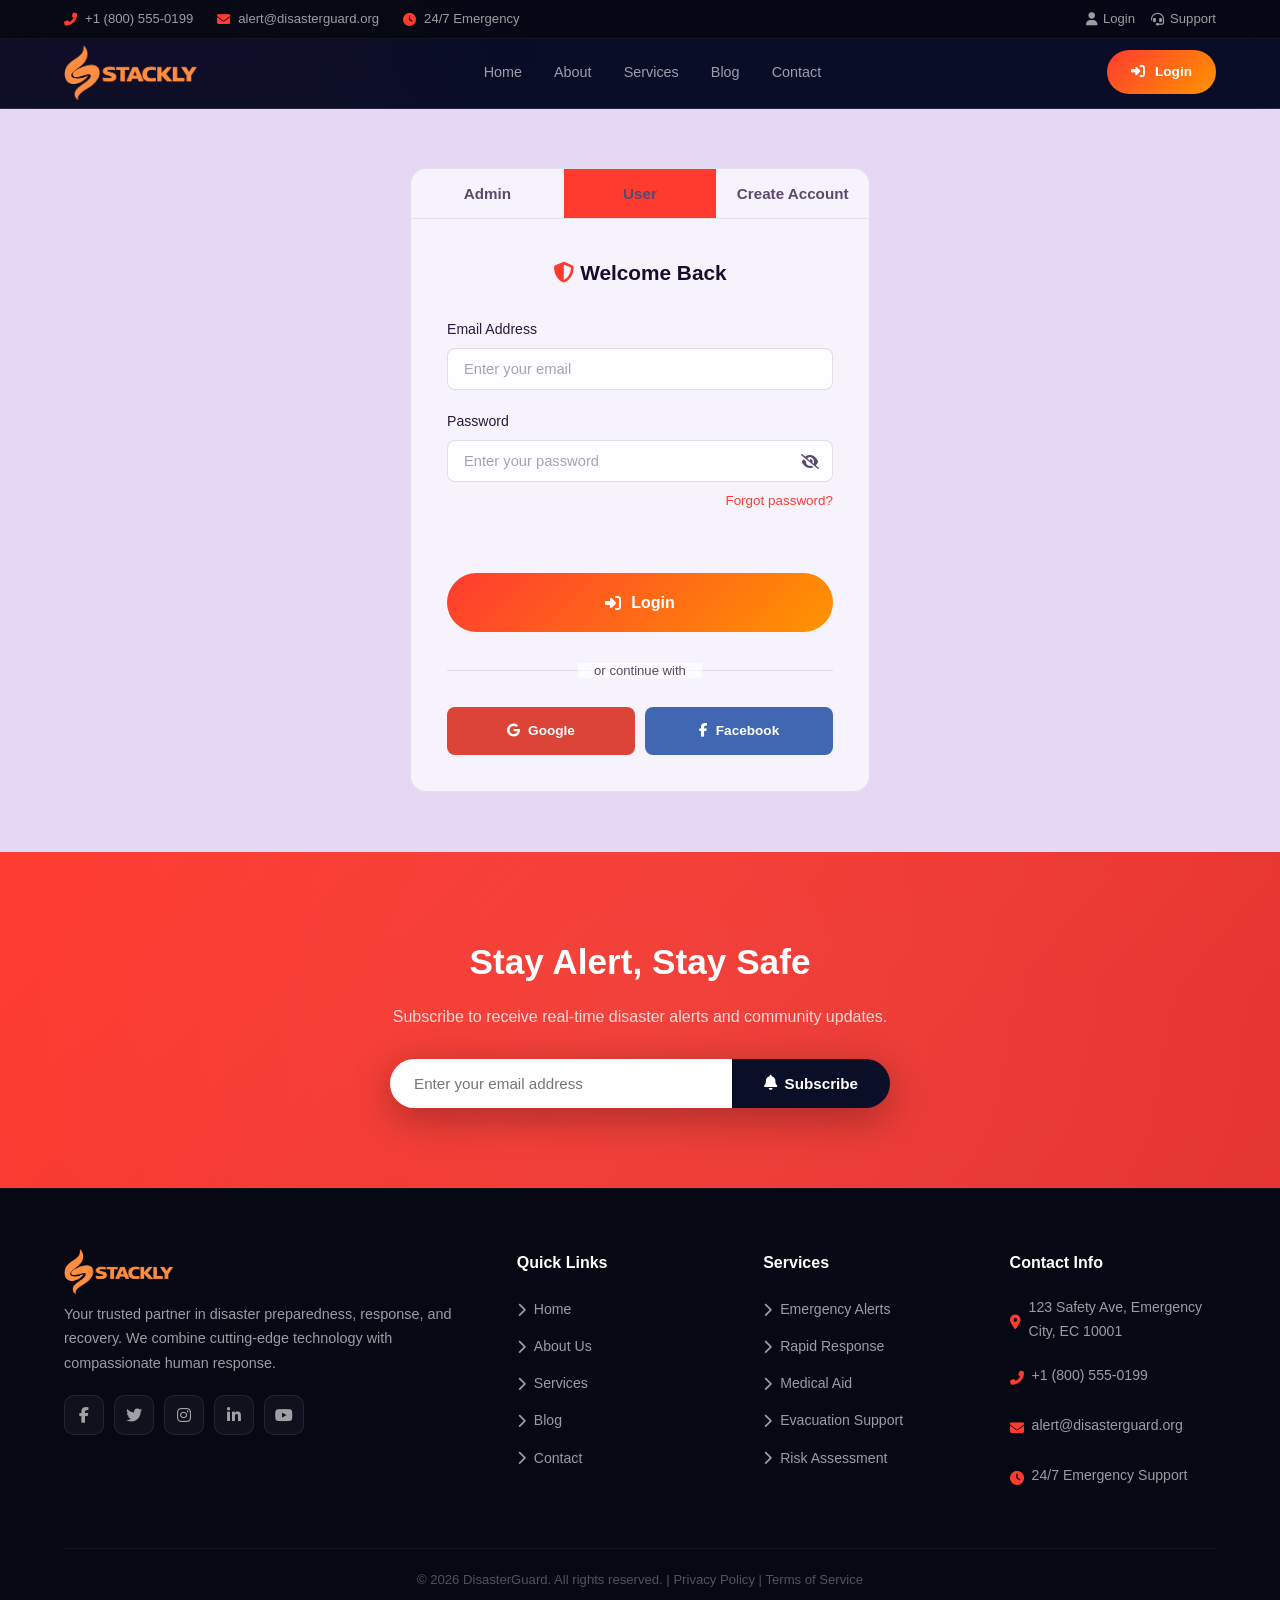
<file: login.html>
<!DOCTYPE html>
<html lang="en">
<head>
  <meta charset="UTF-8">
  <meta name="viewport" content="width=device-width, initial-scale=1.0">
  <title>Login / Register — DisasterGuard</title>
  <meta name="description" content="Sign in or create a DisasterGuard account for emergency alerts, resources, and community access.">
  <link rel="stylesheet" href="https://cdnjs.cloudflare.com/ajax/libs/font-awesome/6.5.1/css/all.min.css">
  <link rel="stylesheet" href="css/style.css">
</head>
<body>

  <div class="glow-orb"></div>
  <div class="glow-orb"></div>
  <div class="glow-orb"></div>
  <div class="glow-orb"></div>
  <div class="grid-overlay"></div>

  <div class="top-bar">
    <div class="container">
      <div class="top-bar-left">
        <span><i class="fas fa-phone-alt"></i> +1 (800) 555-0199</span>
        <span><i class="fas fa-envelope"></i> alert@disasterguard.org</span>
        <span><i class="fas fa-clock"></i> 24/7 Emergency</span>
      </div>
      <div class="top-bar-right">
        <a href="login.html"><i class="fas fa-user"></i> Login</a>
        <a href="contact.html"><i class="fas fa-headset"></i> Support</a>
      </div>
    </div>
  </div>

  <header class="header">
    <div class="container">
      <a href="index.html" class="logo">
        <img src="logo.webp" alt="DisasterGuard" style="height:55px;filter:brightness(0) saturate(100%) invert(58%) sepia(100%) saturate(500%) hue-rotate(-30deg);">
      </a>
      <nav>
        <ul class="nav-list">
          <li><a href="index.html">Home</a></li>
          <li><a href="about.html">About</a></li>
          <li><a href="services.html">Services</a></li>
          <li><a href="blog.html">Blog</a></li>
          <li><a href="contact.html">Contact</a></li>
          <li class="mobile-nav-login"><a href="login.html"><i class="fas fa-right-to-bracket"></i> Login</a></li>
        </ul>
      </nav>
      <a href="login.html" class="btn-hero-primary" style="padding:10px 24px;font-size:0.85rem;"><i class="fas fa-right-to-bracket"></i> Login</a>
      <button class="hamburger" aria-label="Toggle menu">
        <span></span><span></span><span></span>
      </button>
    </div>
  </header>

  <section class="auth-section section-lavender">
    <div class="auth-container">
      <div class="auth-tabs">
        <button type="button" class="auth-tab" data-tab="admin">Admin</button>
        <button type="button" class="auth-tab active" data-tab="login">User</button>
        <button type="button" class="auth-tab" data-tab="register">Create Account</button>
      </div>

      <div class="auth-form active" id="login-form">
        <h3><i class="fas fa-shield-halved" style="color:var(--primary);"></i> Welcome Back</h3>
        <form>
          <div class="form-group">
            <label for="login-email">Email Address</label>
            <input type="email" id="login-email" placeholder="Enter your email" required>
          </div>
          <div class="form-group">
            <label for="login-password">Password</label>
            <input type="password" id="login-password" placeholder="Enter your password" required>
            <span class="password-toggle"><i class="fas fa-eye-slash"></i></span>
          </div>
          <a href="404.html" class="forgot-password">Forgot password?</a>
          <div class="form-error" id="login-error"></div>
          <a href="#" class="btn-hero-primary" style="width:100%;justify-content:center;" data-login="user">
            <i class="fas fa-right-to-bracket"></i> Login
          </a>
          <div class="auth-divider">
            <span>or continue with</span>
          </div>
          <div class="social-login">
            <a href="404.html" class="btn btn-google"><i class="fab fa-google"></i> Google</a>
            <a href="404.html" class="btn btn-facebook"><i class="fab fa-facebook-f"></i> Facebook</a>
          </div>
        </form>
      </div>

      <div class="auth-form" id="admin-form">
        <h3><i class="fas fa-shield-halved" style="color:var(--primary);"></i> Admin Login</h3>
        <form>
          <div class="form-group">
            <label for="admin-email">Admin Email</label>
            <input type="email" id="admin-email" placeholder="Enter admin email" required>
          </div>
          <div class="form-group">
            <label for="admin-password">Password</label>
            <input type="password" id="admin-password" placeholder="Enter admin password" required>
            <span class="password-toggle"><i class="fas fa-eye-slash"></i></span>
          </div>
          <a href="404.html" class="forgot-password">Forgot password?</a>
          <div class="form-error" id="admin-error"></div>
          <a href="#" class="btn-hero-primary" style="width:100%;justify-content:center;" data-login="admin">
            <i class="fas fa-right-to-bracket"></i> Login
          </a>
          <div class="auth-divider">
            <span>or continue with</span>
          </div>
          <div class="social-login">
            <a href="404.html" class="btn btn-google"><i class="fab fa-google"></i> Google</a>
            <a href="404.html" class="btn btn-facebook"><i class="fab fa-facebook-f"></i> Facebook</a>
          </div>
        </form>
      </div>

      <div class="auth-form" id="register-form">
        <h3><i class="fas fa-user-plus" style="color:var(--primary);"></i> Create Account</h3>
        <form>
          <div class="form-group">
            <label for="reg-name">Full Name</label>
            <input type="text" id="reg-name" placeholder="Enter your full name" required>
          </div>
          <div class="form-group">
            <label for="reg-email">Email Address</label>
            <input type="email" id="reg-email" placeholder="Enter your email" required>
          </div>
          <div class="form-group">
            <label for="reg-password">Password</label>
            <input type="password" id="reg-password" placeholder="Create a password" required>
            <span class="password-toggle"><i class="fas fa-eye-slash"></i></span>
          </div>
          <div class="form-group">
            <label for="reg-confirm">Confirm Password</label>
            <input type="password" id="reg-confirm" placeholder="Confirm your password" required>
          </div>
          <div class="form-group" style="display:flex;align-items:center;gap:10px;">
            <input type="checkbox" id="terms" style="width:auto;" required>
            <label for="terms" style="margin:0;font-size:0.85rem;">I agree to the <a href="#" style="color:var(--primary);">Terms of Service</a> and <a href="#" style="color:var(--primary);">Privacy Policy</a></label>
          </div>
          <a href="dashboard-user.html" class="btn-hero-primary" style="width:100%;justify-content:center;">
            <i class="fas fa-user-plus"></i> Sign Up
          </a>
          <div class="auth-divider">
            <span>or sign up with</span>
          </div>
          <div class="social-login">
            <a href="404.html" class="btn btn-google"><i class="fab fa-google"></i> Google</a>
            <a href="404.html" class="btn btn-facebook"><i class="fab fa-facebook-f"></i> Facebook</a>
          </div>
        </form>
      </div>
    </div>
  </section>

  <section class="newsletter-section">
    <div class="container">
      <h2>Stay Alert, Stay Safe</h2>
      <p>Subscribe to receive real-time disaster alerts and community updates.</p>
      <form class="newsletter-form" action="404.html">
        <input type="email" placeholder="Enter your email address" required>
        <button type="submit"><i class="fas fa-bell"></i> Subscribe</button>
      </form>
    </div>
  </section>

  <footer class="footer">
    <div class="container">
      <div class="footer-grid">
        <div class="footer-about">
          <img src="logo.webp" alt="DisasterGuard" style="height:45px;filter:brightness(0) saturate(100%) invert(58%) sepia(100%) saturate(500%) hue-rotate(-30deg);">
          <p>Your trusted partner in disaster preparedness, response, and recovery. We combine cutting-edge technology with compassionate human response.</p>
          <div class="footer-social">
            <a href="404.html" aria-label="Facebook"><i class="fab fa-facebook-f"></i></a>
            <a href="404.html" aria-label="Twitter"><i class="fab fa-twitter"></i></a>
            <a href="404.html" aria-label="Instagram"><i class="fab fa-instagram"></i></a>
            <a href="404.html" aria-label="LinkedIn"><i class="fab fa-linkedin-in"></i></a>
            <a href="404.html" aria-label="YouTube"><i class="fab fa-youtube"></i></a>
          </div>
        </div>
        <div>
          <h4>Quick Links</h4>
          <ul class="footer-links">
            <li><a href="index.html"><i class="fas fa-chevron-right"></i> Home</a></li>
            <li><a href="about.html"><i class="fas fa-chevron-right"></i> About Us</a></li>
            <li><a href="services.html"><i class="fas fa-chevron-right"></i> Services</a></li>
            <li><a href="blog.html"><i class="fas fa-chevron-right"></i> Blog</a></li>
            <li><a href="contact.html"><i class="fas fa-chevron-right"></i> Contact</a></li>
          </ul>
        </div>
        <div>
          <h4>Services</h4>
          <ul class="footer-links">
            <li><a href="alerts.html"><i class="fas fa-chevron-right"></i> Emergency Alerts</a></li>
            <li><a href="services.html"><i class="fas fa-chevron-right"></i> Rapid Response</a></li>
            <li><a href="services.html"><i class="fas fa-chevron-right"></i> Medical Aid</a></li>
            <li><a href="services.html"><i class="fas fa-chevron-right"></i> Evacuation Support</a></li>
            <li><a href="services.html"><i class="fas fa-chevron-right"></i> Risk Assessment</a></li>
          </ul>
        </div>
        <div>
          <h4>Contact Info</h4>
          <ul class="footer-contact">
            <li><a href="404.html"><i class="fas fa-map-marker-alt"></i> 123 Safety Ave, Emergency City, EC 10001</a></li>
            <li><a href="404.html"><i class="fas fa-phone-alt"></i> +1 (800) 555-0199</a></li>
            <li><a href="404.html"><i class="fas fa-envelope"></i> alert@disasterguard.org</a></li>
            <li><a href="404.html"><i class="fas fa-clock"></i> 24/7 Emergency Support</a></li>
          </ul>
        </div>
      </div>
      <div class="footer-bottom">
        <p>&copy; 2026 DisasterGuard. All rights reserved. | <a href="#">Privacy Policy</a> | <a href="#">Terms of Service</a></p>
      </div>
    </div>
  </footer>

  <button class="back-to-top" aria-label="Back to top">
    <i class="fas fa-arrow-up"></i>
  </button>

  <style>
    input[type="password"]::-ms-reveal,
    input[type="password"]::-ms-clear { display: none; }
    .auth-form .password-toggle { cursor: pointer; user-select: none; z-index: 2; }
    .form-error { color: var(--primary); font-size: 0.82rem; margin-bottom: 16px; text-align: center; min-height: 20px; }
  </style>
  <script src="js/main.js"></script>
  <script>
    (function() {
      function validateAndSubmit(formId, errorId, redirectUrl) {
        var form = document.getElementById(formId);
        var errorEl = document.getElementById(errorId);
        if (!form || !errorEl) return;
        var inputs = form.querySelectorAll('input[required]');
        var allFilled = true;
        for (var i = 0; i < inputs.length; i++) {
          if (!inputs[i].value.trim()) {
            allFilled = false;
            break;
          }
        }
        if (!allFilled) {
          errorEl.textContent = 'Please fill in all required details.';
          return;
        }
        errorEl.textContent = '';
        window.location.href = redirectUrl;
      }
      document.querySelectorAll('[data-login]').forEach(function(btn) {
        btn.addEventListener('click', function(e) {
          e.preventDefault();
          var type = this.dataset.login;
          if (type === 'user') {
            validateAndSubmit('login-form', 'login-error', 'dashboard-user.html');
          } else if (type === 'admin') {
            validateAndSubmit('admin-form', 'admin-error', 'dashboard-admin.html');
          }
        });
      });
    })();
  </script>
</body>
</html>
</file>
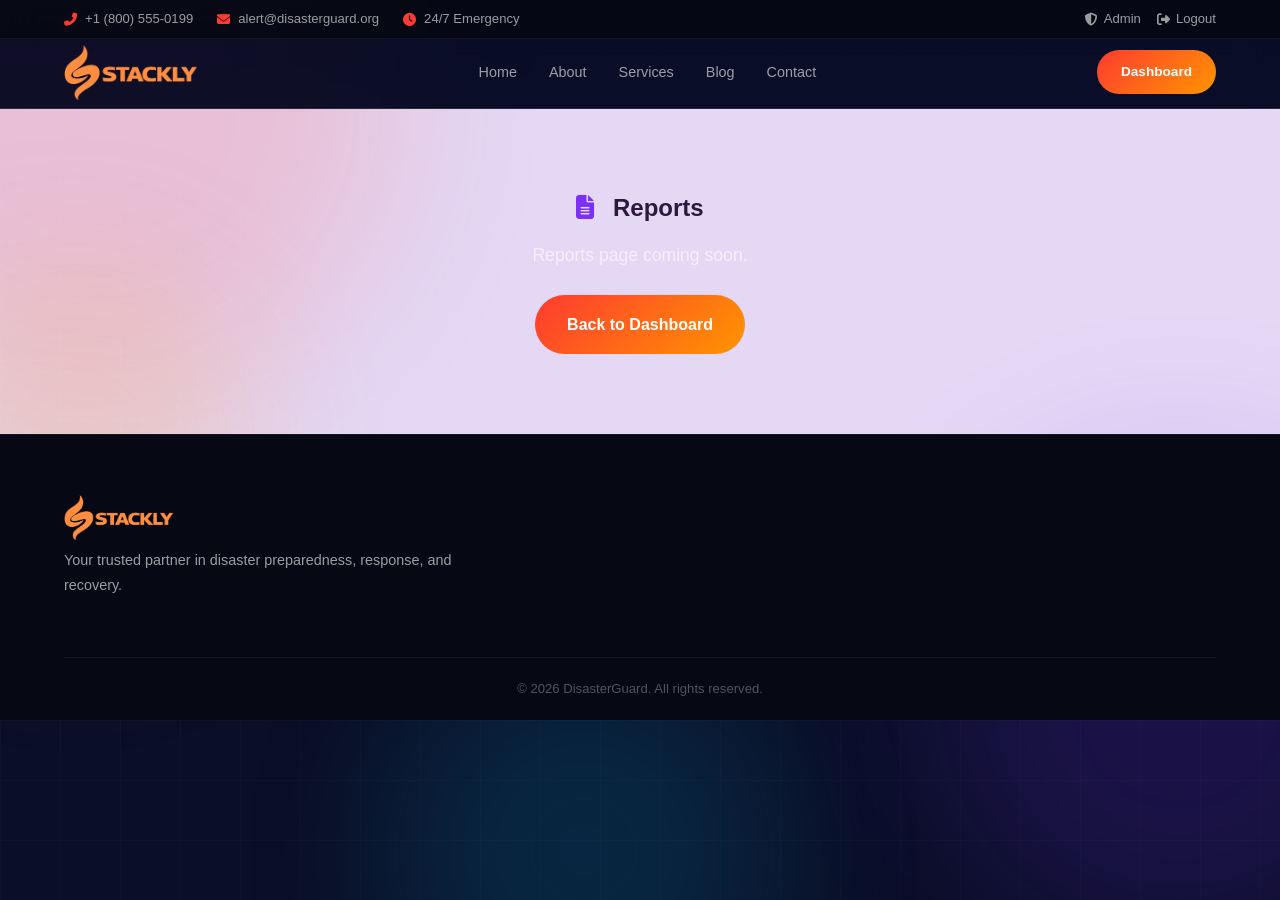
<file: reports.html>
<!DOCTYPE html>
<html lang="en">
<head>
  <meta charset="UTF-8">
  <meta name="viewport" content="width=device-width, initial-scale=1.0">
  <title>Reports — DisasterGuard Admin</title>
  <link rel="stylesheet" href="https://cdnjs.cloudflare.com/ajax/libs/font-awesome/6.5.1/css/all.min.css">
  <link rel="stylesheet" href="css/style.css">
  <link rel="stylesheet" href="css/dashboard.css">
</head>
<body>
  <div class="glow-orb"></div>
  <div class="glow-orb"></div>
  <div class="glow-orb"></div>
  <div class="glow-orb"></div>
  <div class="grid-overlay"></div>
  <div class="top-bar">
    <div class="container">
      <div class="top-bar-left">
        <span><i class="fas fa-phone-alt"></i> +1 (800) 555-0199</span>
        <span><i class="fas fa-envelope"></i> alert@disasterguard.org</span>
        <span><i class="fas fa-clock"></i> 24/7 Emergency</span>
      </div>
      <div class="top-bar-right">
        <a href="dashboard-admin.html"><i class="fas fa-shield-halved"></i> Admin</a>
        <a href="login.html"><i class="fas fa-sign-out-alt"></i> Logout</a>
      </div>
    </div>
  </div>
  <header class="header">
    <div class="container">
      <a href="index.html" class="logo">
        <img src="logo.webp" alt="DisasterGuard" style="height:55px;filter:brightness(0) saturate(100%) invert(58%) sepia(100%) saturate(500%) hue-rotate(-30deg);">
      </a>
      <nav>
        <ul class="nav-list">
          <li><a href="index.html">Home</a></li>
          <li><a href="about.html">About</a></li>
          <li><a href="services.html">Services</a></li>
          <li><a href="blog.html">Blog</a></li>
          <li><a href="contact.html">Contact</a></li>
          <li class="mobile-nav-login"><a href="dashboard-admin.html">Dashboard</a></li>
        </ul>
      </nav>
      <a href="dashboard-admin.html" class="btn-hero-primary" style="padding:10px 24px;font-size:0.85rem;">Dashboard</a>
      <button class="hamburger" aria-label="Toggle menu">
        <span></span><span></span><span></span>
      </button>
    </div>
  </header>
  <section class="section-lavender" style="padding:80px 0;text-align:center;">
    <div class="container">
      <h1><i class="fas fa-file-alt" style="color:var(--purple);margin-right:12px;"></i> Reports</h1>
      <p style="color:var(--text-light);font-size:1.1rem;margin-top:12px;">Reports page coming soon.</p>
      <a href="dashboard-admin.html" class="btn-hero-primary" style="display:inline-flex;margin-top:24px;">Back to Dashboard</a>
    </div>
  </section>
  <footer class="footer">
    <div class="container">
      <div class="footer-grid">
        <div class="footer-about">
          <img src="logo.webp" alt="DisasterGuard" style="height:45px;filter:brightness(0) saturate(100%) invert(58%) sepia(100%) saturate(500%) hue-rotate(-30deg);">
          <p>Your trusted partner in disaster preparedness, response, and recovery.</p>
        </div>
      </div>
      <div class="footer-bottom">
        <p>&copy; 2026 DisasterGuard. All rights reserved.</p>
      </div>
    </div>
  </footer>
  <script src="js/main.js"></script>
</body>
</html>
</file>
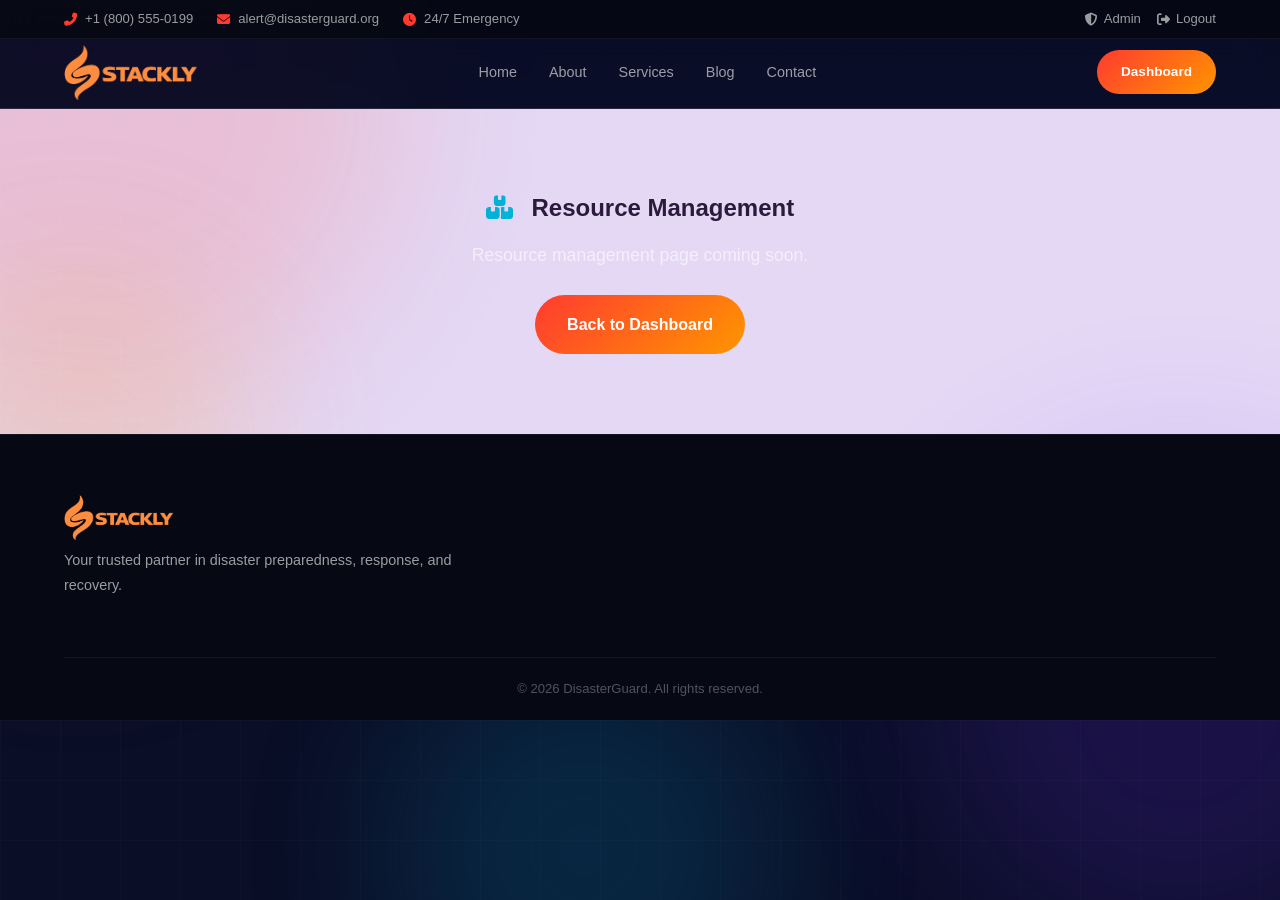
<file: resources.html>
<!DOCTYPE html>
<html lang="en">
<head>
  <meta charset="UTF-8">
  <meta name="viewport" content="width=device-width, initial-scale=1.0">
  <title>Resources — DisasterGuard Admin</title>
  <link rel="stylesheet" href="https://cdnjs.cloudflare.com/ajax/libs/font-awesome/6.5.1/css/all.min.css">
  <link rel="stylesheet" href="css/style.css">
  <link rel="stylesheet" href="css/dashboard.css">
</head>
<body>
  <div class="glow-orb"></div>
  <div class="glow-orb"></div>
  <div class="glow-orb"></div>
  <div class="glow-orb"></div>
  <div class="grid-overlay"></div>
  <div class="top-bar">
    <div class="container">
      <div class="top-bar-left">
        <span><i class="fas fa-phone-alt"></i> +1 (800) 555-0199</span>
        <span><i class="fas fa-envelope"></i> alert@disasterguard.org</span>
        <span><i class="fas fa-clock"></i> 24/7 Emergency</span>
      </div>
      <div class="top-bar-right">
        <a href="dashboard-admin.html"><i class="fas fa-shield-halved"></i> Admin</a>
        <a href="login.html"><i class="fas fa-sign-out-alt"></i> Logout</a>
      </div>
    </div>
  </div>
  <header class="header">
    <div class="container">
      <a href="index.html" class="logo">
        <img src="logo.webp" alt="DisasterGuard" style="height:55px;filter:brightness(0) saturate(100%) invert(58%) sepia(100%) saturate(500%) hue-rotate(-30deg);">
      </a>
      <nav>
        <ul class="nav-list">
          <li><a href="index.html">Home</a></li>
          <li><a href="about.html">About</a></li>
          <li><a href="services.html">Services</a></li>
          <li><a href="blog.html">Blog</a></li>
          <li><a href="contact.html">Contact</a></li>
          <li class="mobile-nav-login"><a href="dashboard-admin.html">Dashboard</a></li>
        </ul>
      </nav>
      <a href="dashboard-admin.html" class="btn-hero-primary" style="padding:10px 24px;font-size:0.85rem;">Dashboard</a>
      <button class="hamburger" aria-label="Toggle menu">
        <span></span><span></span><span></span>
      </button>
    </div>
  </header>
  <section class="section-lavender" style="padding:80px 0;text-align:center;">
    <div class="container">
      <h1><i class="fas fa-boxes" style="color:var(--accent);margin-right:12px;"></i> Resource Management</h1>
      <p style="color:var(--text-light);font-size:1.1rem;margin-top:12px;">Resource management page coming soon.</p>
      <a href="dashboard-admin.html" class="btn-hero-primary" style="display:inline-flex;margin-top:24px;">Back to Dashboard</a>
    </div>
  </section>
  <footer class="footer">
    <div class="container">
      <div class="footer-grid">
        <div class="footer-about">
          <img src="logo.webp" alt="DisasterGuard" style="height:45px;filter:brightness(0) saturate(100%) invert(58%) sepia(100%) saturate(500%) hue-rotate(-30deg);">
          <p>Your trusted partner in disaster preparedness, response, and recovery.</p>
        </div>
      </div>
      <div class="footer-bottom">
        <p>&copy; 2026 DisasterGuard. All rights reserved.</p>
      </div>
    </div>
  </footer>
  <script src="js/main.js"></script>
</body>
</html>
</file>
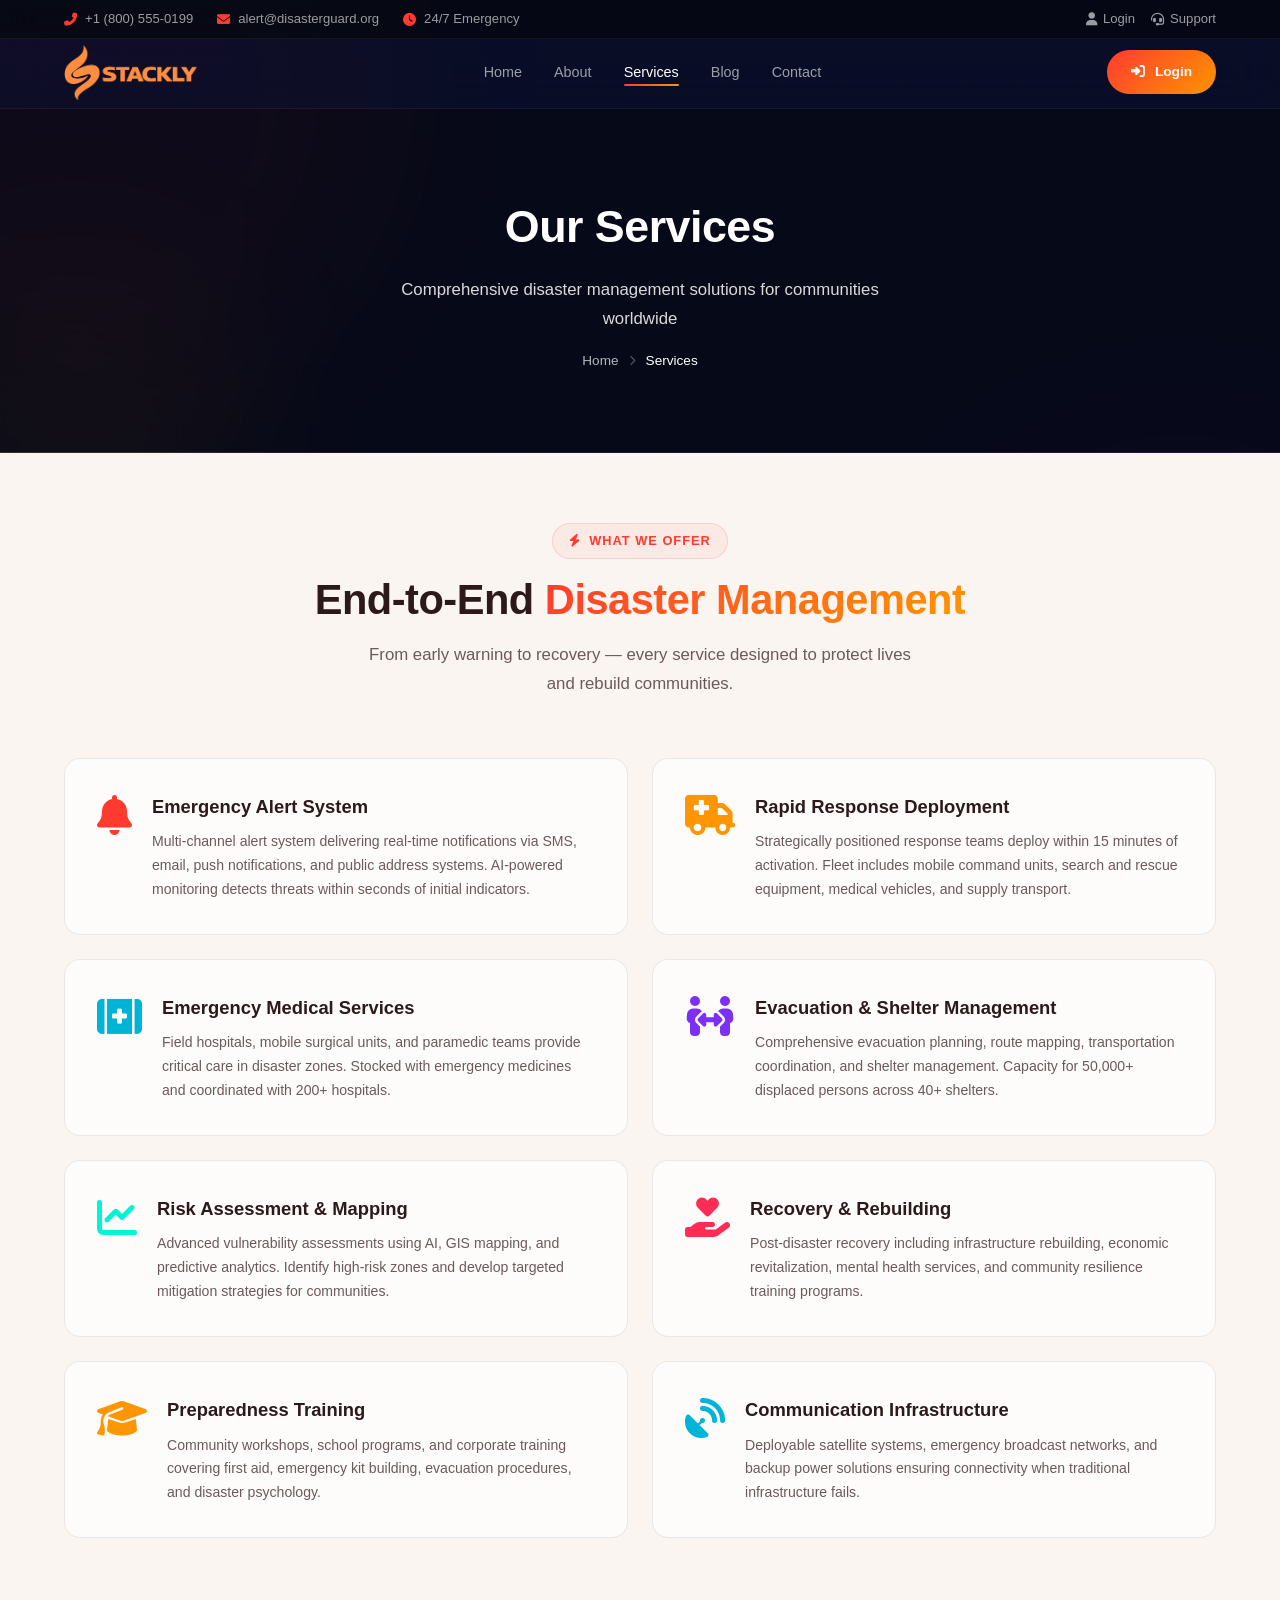
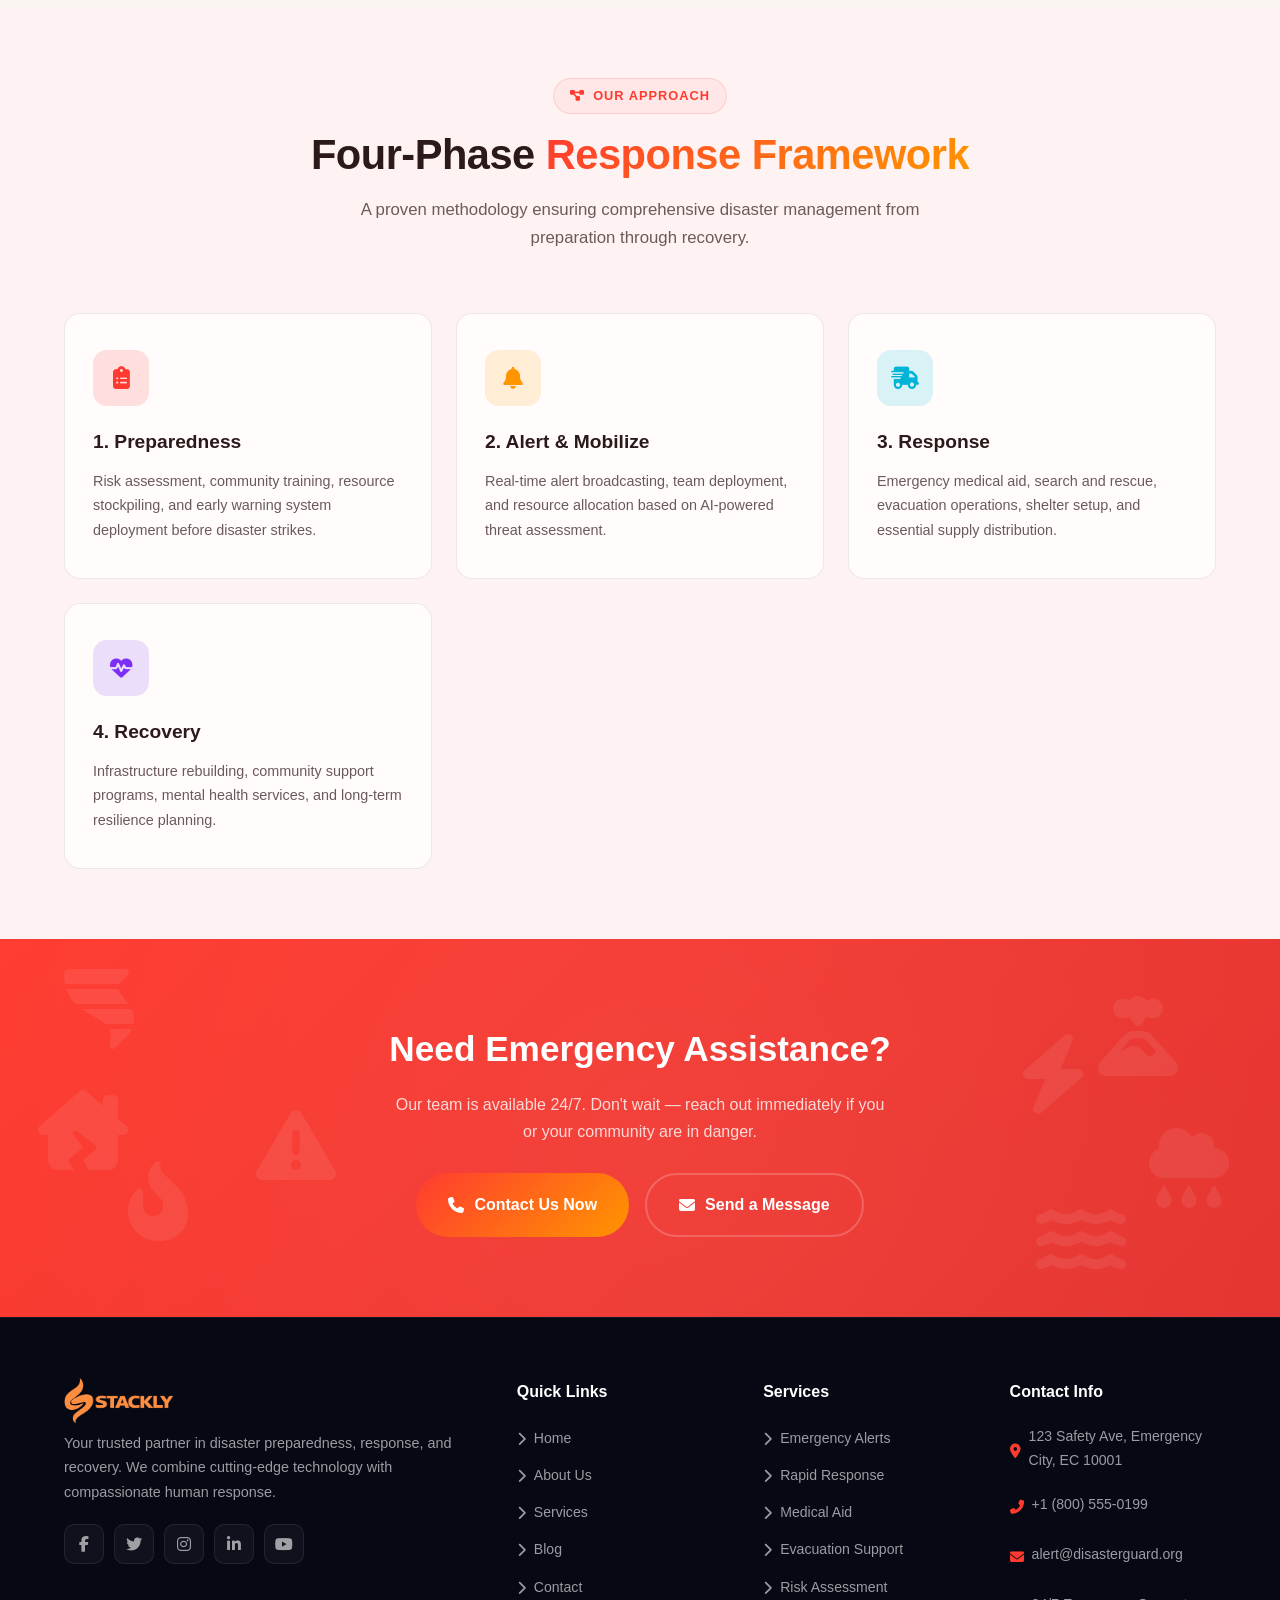
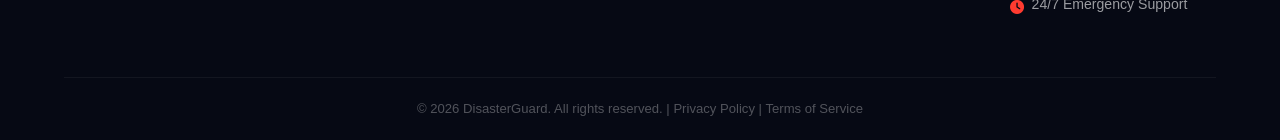
<file: services.html>
<!DOCTYPE html>
<html lang="en">
<head>
  <meta charset="UTF-8">
  <meta name="viewport" content="width=device-width, initial-scale=1.0">
  <title>Services — DisasterGuard</title>
  <meta name="description" content="Comprehensive disaster management services including emergency alerts, rapid response, medical aid, evacuation, and recovery.">
  <link rel="stylesheet" href="https://cdnjs.cloudflare.com/ajax/libs/font-awesome/6.5.1/css/all.min.css">
  <link rel="stylesheet" href="css/style.css">
</head>
<body>

  <div class="glow-orb"></div>
  <div class="glow-orb"></div>
  <div class="glow-orb"></div>
  <div class="glow-orb"></div>
  <div class="grid-overlay"></div>

  <div class="top-bar">
    <div class="container">
      <div class="top-bar-left">
        <span><i class="fas fa-phone-alt"></i> +1 (800) 555-0199</span>
        <span><i class="fas fa-envelope"></i> alert@disasterguard.org</span>
        <span><i class="fas fa-clock"></i> 24/7 Emergency</span>
      </div>
      <div class="top-bar-right">
        <a href="login.html"><i class="fas fa-user"></i> Login</a>
        <a href="contact.html"><i class="fas fa-headset"></i> Support</a>
      </div>
    </div>
  </div>

  <header class="header">
    <div class="container">
      <a href="index.html" class="logo">
        <img src="logo.webp" alt="DisasterGuard" style="height:55px;filter:brightness(0) saturate(100%) invert(58%) sepia(100%) saturate(500%) hue-rotate(-30deg);">
      </a>
      <nav>
        <ul class="nav-list">
          <li><a href="index.html">Home</a></li>
          <li><a href="about.html">About</a></li>
          <li><a href="services.html" class="active">Services</a></li>
          <li><a href="blog.html">Blog</a></li>
          <li><a href="contact.html">Contact</a></li>
          <li class="mobile-nav-login"><a href="login.html"><i class="fas fa-right-to-bracket"></i> Login</a></li>
        </ul>
      </nav>
      <a href="login.html" class="btn-hero-primary" style="padding:10px 24px;font-size:0.85rem;"><i class="fas fa-right-to-bracket"></i> Login</a>
      <button class="hamburger" aria-label="Toggle menu">
        <span></span><span></span><span></span>
      </button>
    </div>
  </header>

  <section class="page-header section-video-bg" style="position:relative;overflow:hidden;">
    <video class="about-bg-video" autoplay muted loop playsinline poster="">
      <source src="service video.mp4" type="video/mp4">
    </video>
    <div class="about-bg-overlay"></div>
    <div class="container" style="position:relative;z-index:1;">
      <h1 style="color:var(--white);">Our Services</h1>
      <p style="color:rgba(255,255,255,0.85);">Comprehensive disaster management solutions for communities worldwide</p>
      <div class="breadcrumb" style="color:rgba(255,255,255,0.6);">
        <a href="index.html" style="color:rgba(255,255,255,0.7);">Home</a>
        <i class="fas fa-chevron-right"></i>
        <span style="color:var(--white);">Services</span>
      </div>
    </div>
  </section>

  <section class="section section-cream">
    <div class="container">
      <div class="section-title-wrap reveal">
        <span class="section-subtitle"><i class="fas fa-bolt"></i> What We Offer</span>
        <h2>End-to-End <span class="highlight">Disaster Management</span></h2>
        <p>From early warning to recovery — every service designed to protect lives and rebuild communities.</p>
      </div>
      <div class="services-detailed">
        <div class="service-detailed-card reveal">
          <i class="fas fa-bell" style="color:var(--primary);"></i>
          <div>
            <h3>Emergency Alert System</h3>
            <p>Multi-channel alert system delivering real-time notifications via SMS, email, push notifications, and public address systems. AI-powered monitoring detects threats within seconds of initial indicators.</p>
          </div>
        </div>
        <div class="service-detailed-card reveal" style="transition-delay:0.1s;">
          <i class="fas fa-truck-medical" style="color:var(--secondary);"></i>
          <div>
            <h3>Rapid Response Deployment</h3>
            <p>Strategically positioned response teams deploy within 15 minutes of activation. Fleet includes mobile command units, search and rescue equipment, medical vehicles, and supply transport.</p>
          </div>
        </div>
        <div class="service-detailed-card reveal" style="transition-delay:0.2s;">
          <i class="fas fa-kit-medical" style="color:var(--accent);"></i>
          <div>
            <h3>Emergency Medical Services</h3>
            <p>Field hospitals, mobile surgical units, and paramedic teams provide critical care in disaster zones. Stocked with emergency medicines and coordinated with 200+ hospitals.</p>
          </div>
        </div>
        <div class="service-detailed-card reveal" style="transition-delay:0.3s;">
          <i class="fas fa-people-arrows" style="color:var(--purple);"></i>
          <div>
            <h3>Evacuation & Shelter Management</h3>
            <p>Comprehensive evacuation planning, route mapping, transportation coordination, and shelter management. Capacity for 50,000+ displaced persons across 40+ shelters.</p>
          </div>
        </div>
        <div class="service-detailed-card reveal" style="transition-delay:0.4s;">
          <i class="fas fa-chart-line" style="color:var(--teal);"></i>
          <div>
            <h3>Risk Assessment & Mapping</h3>
            <p>Advanced vulnerability assessments using AI, GIS mapping, and predictive analytics. Identify high-risk zones and develop targeted mitigation strategies for communities.</p>
          </div>
        </div>
        <div class="service-detailed-card reveal" style="transition-delay:0.5s;">
          <i class="fas fa-hand-holding-heart" style="color:#ff2d55;"></i>
          <div>
            <h3>Recovery & Rebuilding</h3>
            <p>Post-disaster recovery including infrastructure rebuilding, economic revitalization, mental health services, and community resilience training programs.</p>
          </div>
        </div>
        <div class="service-detailed-card reveal" style="transition-delay:0.6s;">
          <i class="fas fa-graduation-cap" style="color:var(--secondary);"></i>
          <div>
            <h3>Preparedness Training</h3>
            <p>Community workshops, school programs, and corporate training covering first aid, emergency kit building, evacuation procedures, and disaster psychology.</p>
          </div>
        </div>
        <div class="service-detailed-card reveal" style="transition-delay:0.7s;">
          <i class="fas fa-satellite-dish" style="color:var(--accent);"></i>
          <div>
            <h3>Communication Infrastructure</h3>
            <p>Deployable satellite systems, emergency broadcast networks, and backup power solutions ensuring connectivity when traditional infrastructure fails.</p>
          </div>
        </div>
      </div>
    </div>
  </section>

  <section class="section section-blush">
    <div class="container">
      <div class="section-title-wrap reveal">
        <span class="section-subtitle"><i class="fas fa-diagram-project"></i> Our Approach</span>
        <h2>Four-Phase <span class="highlight">Response Framework</span></h2>
        <p>A proven methodology ensuring comprehensive disaster management from preparation through recovery.</p>
      </div>
      <div class="services-grid">
        <div class="service-card reveal-scale">
          <div class="service-icon red"><i class="fas fa-clipboard-list"></i></div>
          <h3>1. Preparedness</h3>
          <p>Risk assessment, community training, resource stockpiling, and early warning system deployment before disaster strikes.</p>
        </div>
        <div class="service-card reveal-scale" style="transition-delay:0.15s;">
          <div class="service-icon orange"><i class="fas fa-bell"></i></div>
          <h3>2. Alert & Mobilize</h3>
          <p>Real-time alert broadcasting, team deployment, and resource allocation based on AI-powered threat assessment.</p>
        </div>
        <div class="service-card reveal-scale" style="transition-delay:0.3s;">
          <div class="service-icon blue"><i class="fas fa-truck-fast"></i></div>
          <h3>3. Response</h3>
          <p>Emergency medical aid, search and rescue, evacuation operations, shelter setup, and essential supply distribution.</p>
        </div>
        <div class="service-card reveal-scale" style="transition-delay:0.45s;">
          <div class="service-icon purple"><i class="fas fa-heart-pulse"></i></div>
          <h3>4. Recovery</h3>
          <p>Infrastructure rebuilding, community support programs, mental health services, and long-term resilience planning.</p>
        </div>
      </div>
    </div>
  </section>

  <section class="newsletter-section">
    <i class="fas fa-tornado doodle"></i>
    <i class="fas fa-volcano doodle"></i>
    <i class="fas fa-fire-flame-curved doodle"></i>
    <i class="fas fa-water doodle"></i>
    <i class="fas fa-house-chimney-crack doodle"></i>
    <i class="fas fa-cloud-rain doodle"></i>
    <i class="fas fa-triangle-exclamation doodle"></i>
    <i class="fas fa-bolt doodle"></i>
    <div class="container">
      <h2>Need Emergency Assistance?</h2>
      <p>Our team is available 24/7. Don't wait — reach out immediately if you or your community are in danger.</p>
      <div style="display:flex;gap:16px;justify-content:center;flex-wrap:wrap;">
        <a href="404.html" class="btn-hero-primary"><i class="fas fa-phone"></i> Contact Us Now</a>
        <a href="404.html" class="btn-hero-secondary"><i class="fas fa-envelope"></i> Send a Message</a>
      </div>
    </div>
  </section>

  <footer class="footer">
    <div class="container">
      <div class="footer-grid">
        <div class="footer-about">
          <img src="logo.webp" alt="DisasterGuard" style="height:45px;filter:brightness(0) saturate(100%) invert(58%) sepia(100%) saturate(500%) hue-rotate(-30deg);">
          <p>Your trusted partner in disaster preparedness, response, and recovery. We combine cutting-edge technology with compassionate human response.</p>
          <div class="footer-social">
            <a href="404.html" aria-label="Facebook"><i class="fab fa-facebook-f"></i></a>
            <a href="404.html" aria-label="Twitter"><i class="fab fa-twitter"></i></a>
            <a href="404.html" aria-label="Instagram"><i class="fab fa-instagram"></i></a>
            <a href="404.html" aria-label="LinkedIn"><i class="fab fa-linkedin-in"></i></a>
            <a href="404.html" aria-label="YouTube"><i class="fab fa-youtube"></i></a>
          </div>
        </div>
        <div>
          <h4>Quick Links</h4>
          <ul class="footer-links">
            <li><a href="index.html"><i class="fas fa-chevron-right"></i> Home</a></li>
            <li><a href="about.html"><i class="fas fa-chevron-right"></i> About Us</a></li>
            <li><a href="services.html"><i class="fas fa-chevron-right"></i> Services</a></li>
            <li><a href="blog.html"><i class="fas fa-chevron-right"></i> Blog</a></li>
            <li><a href="contact.html"><i class="fas fa-chevron-right"></i> Contact</a></li>
          </ul>
        </div>
        <div>
          <h4>Services</h4>
          <ul class="footer-links">
            <li><a href="alerts.html"><i class="fas fa-chevron-right"></i> Emergency Alerts</a></li>
            <li><a href="services.html"><i class="fas fa-chevron-right"></i> Rapid Response</a></li>
            <li><a href="services.html"><i class="fas fa-chevron-right"></i> Medical Aid</a></li>
            <li><a href="services.html"><i class="fas fa-chevron-right"></i> Evacuation Support</a></li>
            <li><a href="services.html"><i class="fas fa-chevron-right"></i> Risk Assessment</a></li>
          </ul>
        </div>
        <div>
          <h4>Contact Info</h4>
          <ul class="footer-contact">
            <li><a href="404.html"><i class="fas fa-map-marker-alt"></i> 123 Safety Ave, Emergency City, EC 10001</a></li>
            <li><a href="404.html"><i class="fas fa-phone-alt"></i> +1 (800) 555-0199</a></li>
            <li><a href="404.html"><i class="fas fa-envelope"></i> alert@disasterguard.org</a></li>
            <li><a href="404.html"><i class="fas fa-clock"></i> 24/7 Emergency Support</a></li>
          </ul>
        </div>
      </div>
      <div class="footer-bottom">
        <p>&copy; 2026 DisasterGuard. All rights reserved. | <a href="#">Privacy Policy</a> | <a href="#">Terms of Service</a></p>
      </div>
    </div>
  </footer>

  <button class="back-to-top" aria-label="Back to top">
    <i class="fas fa-arrow-up"></i>
  </button>

  <script src="js/main.js"></script>
</body>
</html>
</file>
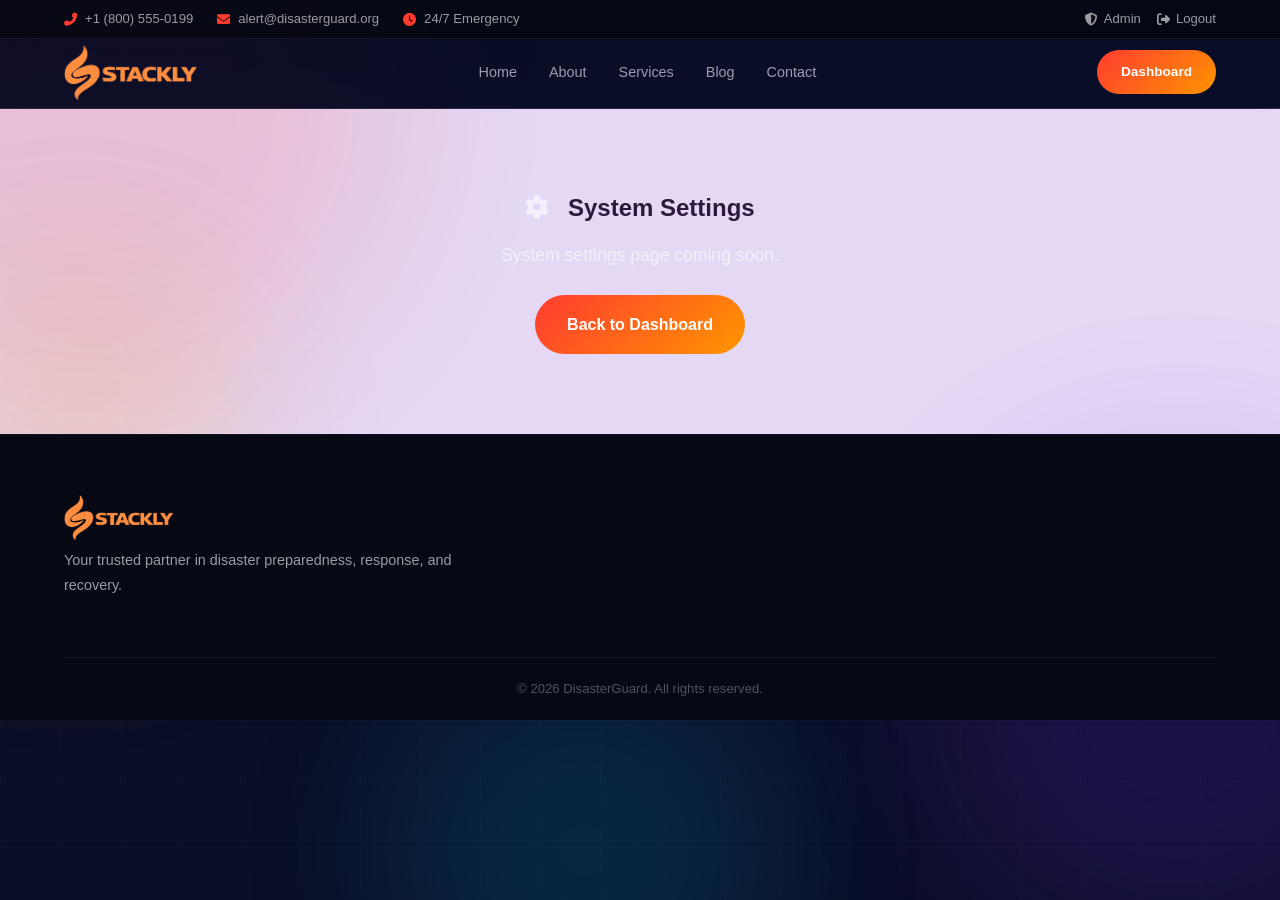
<file: settings.html>
<!DOCTYPE html>
<html lang="en">
<head>
  <meta charset="UTF-8">
  <meta name="viewport" content="width=device-width, initial-scale=1.0">
  <title>Settings — DisasterGuard Admin</title>
  <link rel="stylesheet" href="https://cdnjs.cloudflare.com/ajax/libs/font-awesome/6.5.1/css/all.min.css">
  <link rel="stylesheet" href="css/style.css">
  <link rel="stylesheet" href="css/dashboard.css">
</head>
<body>
  <div class="glow-orb"></div>
  <div class="glow-orb"></div>
  <div class="glow-orb"></div>
  <div class="glow-orb"></div>
  <div class="grid-overlay"></div>
  <div class="top-bar">
    <div class="container">
      <div class="top-bar-left">
        <span><i class="fas fa-phone-alt"></i> +1 (800) 555-0199</span>
        <span><i class="fas fa-envelope"></i> alert@disasterguard.org</span>
        <span><i class="fas fa-clock"></i> 24/7 Emergency</span>
      </div>
      <div class="top-bar-right">
        <a href="dashboard-admin.html"><i class="fas fa-shield-halved"></i> Admin</a>
        <a href="login.html"><i class="fas fa-sign-out-alt"></i> Logout</a>
      </div>
    </div>
  </div>
  <header class="header">
    <div class="container">
      <a href="index.html" class="logo">
        <img src="logo.webp" alt="DisasterGuard" style="height:55px;filter:brightness(0) saturate(100%) invert(58%) sepia(100%) saturate(500%) hue-rotate(-30deg);">
      </a>
      <nav>
        <ul class="nav-list">
          <li><a href="index.html">Home</a></li>
          <li><a href="about.html">About</a></li>
          <li><a href="services.html">Services</a></li>
          <li><a href="blog.html">Blog</a></li>
          <li><a href="contact.html">Contact</a></li>
          <li class="mobile-nav-login"><a href="dashboard-admin.html">Dashboard</a></li>
        </ul>
      </nav>
      <a href="dashboard-admin.html" class="btn-hero-primary" style="padding:10px 24px;font-size:0.85rem;">Dashboard</a>
      <button class="hamburger" aria-label="Toggle menu">
        <span></span><span></span><span></span>
      </button>
    </div>
  </header>
  <section class="section-lavender" style="padding:80px 0;text-align:center;">
    <div class="container">
      <h1><i class="fas fa-cog" style="color:var(--text-light);margin-right:12px;"></i> System Settings</h1>
      <p style="color:var(--text-light);font-size:1.1rem;margin-top:12px;">System settings page coming soon.</p>
      <a href="dashboard-admin.html" class="btn-hero-primary" style="display:inline-flex;margin-top:24px;">Back to Dashboard</a>
    </div>
  </section>
  <footer class="footer">
    <div class="container">
      <div class="footer-grid">
        <div class="footer-about">
          <img src="logo.webp" alt="DisasterGuard" style="height:45px;filter:brightness(0) saturate(100%) invert(58%) sepia(100%) saturate(500%) hue-rotate(-30deg);">
          <p>Your trusted partner in disaster preparedness, response, and recovery.</p>
        </div>
      </div>
      <div class="footer-bottom">
        <p>&copy; 2026 DisasterGuard. All rights reserved.</p>
      </div>
    </div>
  </footer>
  <script src="js/main.js"></script>
</body>
</html>
</file>
<file: css/style.css>
* {
  margin: 0;
  padding: 0;
  box-sizing: border-box;
}

:root {
  --primary: #ff3b30;
  --primary-dark: #d63031;
  --primary-glow: rgba(255,59,48,0.4);
  --secondary: #ff9500;
  --secondary-glow: rgba(255,149,0,0.4);
  --accent: #00b4d8;
  --accent-glow: rgba(0,180,216,0.4);
  --purple: #7b2ff7;
  --purple-glow: rgba(123,47,247,0.4);
  --teal: #00f5d4;
  --dark: #0a0e27;
  --darker: #060914;
  --card-bg: rgba(255,255,255,0.04);
  --card-border: rgba(255,255,255,0.08);
  --text: #e8e8e8;
  --text-light: rgba(255,255,255,0.6);
  --white: #fff;
  --shadow: 0 8px 32px rgba(0,0,0,0.3);
  --radius: 16px;
  --radius-sm: 8px;
  --transition: all 0.4s cubic-bezier(0.25, 0.46, 0.45, 0.94);
}

html {
  scroll-behavior: smooth;
  overflow-x: hidden;
}

body {
  font-family: 'Segoe UI', Tahoma, Geneva, Verdana, sans-serif;
  line-height: 1.7;
  color: var(--text);
  background: var(--dark);
  overflow-x: hidden;
}

body:has(.header) {
  padding-top: 108px;
}

::selection {
  background: var(--primary);
  color: var(--white);
}

::-webkit-scrollbar { width: 8px; }
::-webkit-scrollbar-track { background: var(--darker); }
::-webkit-scrollbar-thumb { background: var(--primary); border-radius: 4px; }
::-webkit-scrollbar-thumb:hover { background: var(--primary-dark); }

a { text-decoration: none; color: inherit; }
ul { list-style: none; }
img { max-width: 100%; height: auto; }

.container {
  max-width: 1200px;
  margin: 0 auto;
  padding: 0 24px;
}

/* ===== ANIMATIONS ===== */
@keyframes float {
  0%, 100% { transform: translateY(0); }
  50% { transform: translateY(-20px); }
}

@keyframes float-reverse {
  0%, 100% { transform: translateY(0); }
  50% { transform: translateY(20px); }
}

@keyframes pulse-glow {
  0%, 100% { box-shadow: 0 0 20px var(--primary-glow); }
  50% { box-shadow: 0 0 60px var(--primary-glow), 0 0 100px var(--primary-glow); }
}

@keyframes pulse-ring {
  0% { transform: scale(1); opacity: 1; }
  100% { transform: scale(2.5); opacity: 0; }
}

@keyframes shimmer {
  0% { background-position: -200% center; }
  100% { background-position: 200% center; }
}

@keyframes gradient-flow {
  0% { background-position: 0% 50%; }
  50% { background-position: 100% 50%; }
  100% { background-position: 0% 50%; }
}

@keyframes slide-up {
  from { opacity: 0; transform: translateY(60px); }
  to { opacity: 1; transform: translateY(0); }
}

@keyframes slide-left {
  from { opacity: 0; transform: translateX(-60px); }
  to { opacity: 1; transform: translateX(0); }
}

@keyframes slide-right {
  from { opacity: 0; transform: translateX(60px); }
  to { opacity: 1; transform: translateX(0); }
}

@keyframes fade-in {
  from { opacity: 0; }
  to { opacity: 1; }
}

@keyframes scale-in {
  from { opacity: 0; transform: scale(0.8); }
  to { opacity: 1; transform: scale(1); }
}

@keyframes rotate-slow {
  from { transform: rotate(0deg); }
  to { transform: rotate(360deg); }
}

@keyframes blink {
  0%, 100% { opacity: 1; }
  50% { opacity: 0; }
}

@keyframes border-dance {
  0% { background-position: 0% 50%; }
  50% { background-position: 100% 50%; }
  100% { background-position: 0% 50%; }
}

@keyframes twinkle {
  0%, 100% { opacity: 0.2; transform: scale(0.8); }
  50% { opacity: 1; transform: scale(1.2); }
}

@keyframes marquee {
  0% { transform: translateX(100%); }
  100% { transform: translateX(-100%); }
}

@keyframes progress-pulse {
  0% { width: 0; }
  50% { width: var(--progress); }
  100% { width: var(--progress); }
}

/* ===== SCROLL REVEAL ===== */
.reveal {
  opacity: 0;
  transform: translateY(50px);
  transition: all 0.8s cubic-bezier(0.25, 0.46, 0.45, 0.94);
}

.reveal.visible {
  opacity: 1;
  transform: translateY(0);
}

.reveal-left {
  opacity: 0;
  transform: translateX(-60px);
  transition: all 0.8s cubic-bezier(0.25, 0.46, 0.45, 0.94);
}

.reveal-left.visible {
  opacity: 1;
  transform: translateX(0);
}

.reveal-right {
  opacity: 0;
  transform: translateX(60px);
  transition: all 0.8s cubic-bezier(0.25, 0.46, 0.45, 0.94);
}

.reveal-right.visible {
  opacity: 1;
  transform: translateX(0);
}

.reveal-scale {
  opacity: 0;
  transform: scale(0.85);
  transition: all 0.8s cubic-bezier(0.25, 0.46, 0.45, 0.94);
}

.reveal-scale.visible {
  opacity: 1;
  transform: scale(1);
}

/* ===== GLOW ORBS BACKGROUND ===== */
.glow-orb {
  position: fixed;
  border-radius: 50%;
  filter: blur(80px);
  pointer-events: none;
  z-index: 0;
  opacity: 0.15;
  animation: float 8s ease-in-out infinite;
}

.glow-orb:nth-child(1) {
  width: 600px;
  height: 600px;
  background: var(--primary);
  top: -200px;
  left: -200px;
}

.glow-orb:nth-child(2) {
  width: 500px;
  height: 500px;
  background: var(--purple);
  top: 50%;
  right: -150px;
  animation-delay: -3s;
}

.glow-orb:nth-child(3) {
  width: 400px;
  height: 400px;
  background: var(--accent);
  bottom: -150px;
  left: 30%;
  animation-delay: -5s;
}

.glow-orb:nth-child(4) {
  width: 350px;
  height: 350px;
  background: var(--secondary);
  top: 30%;
  left: -100px;
  animation-delay: -2s;
}

/* ===== GRID OVERLAY ===== */
.grid-overlay {
  position: fixed;
  top: 0;
  left: 0;
  right: 0;
  bottom: 0;
  background-image:
    linear-gradient(rgba(255,255,255,0.02) 1px, transparent 1px),
    linear-gradient(90deg, rgba(255,255,255,0.02) 1px, transparent 1px);
  background-size: 60px 60px;
  pointer-events: none;
  z-index: 0;
}

/* ===== TOP BAR ===== */
.top-bar {
  background: rgba(6,9,20,0.95);
  backdrop-filter: blur(20px);
  border-bottom: 1px solid rgba(255,255,255,0.05);
  padding: 8px 0;
  font-size: 0.82rem;
  position: fixed;
  top: 0;
  left: 0;
  right: 0;
  z-index: 1002;
}

.top-bar .container {
  display: flex;
  justify-content: space-between;
  align-items: center;
}

.top-bar-left {
  display: flex;
  align-items: center;
  gap: 24px;
}

.top-bar-left span {
  display: inline-flex;
  align-items: center;
  gap: 8px;
  color: var(--text-light);
}

.top-bar-left span i {
  color: var(--primary);
  animation: pulse-glow 2s ease-in-out infinite;
}

.top-bar-right {
  display: flex;
  gap: 16px;
}

.top-bar-right a {
  color: var(--text-light);
  transition: var(--transition);
  display: inline-flex;
  align-items: center;
  gap: 6px;
}

.top-bar-right a:hover {
  color: var(--secondary);
}

/* ===== HEADER ===== */
.header {
  position: fixed;
  top: 36px;
  left: 0;
  right: 0;
  z-index: 1000;
  background: rgba(10,14,39,0.85);
  backdrop-filter: blur(20px);
  -webkit-backdrop-filter: blur(20px);
  border-bottom: 1px solid rgba(255,255,255,0.05);
  transition: var(--transition);
}

.header .container {
  display: flex;
  justify-content: space-between;
  align-items: center;
  height: 72px;
}

.logo {
  display: flex;
  align-items: center;
  gap: 12px;
  font-size: 1.4rem;
  font-weight: 800;
  color: var(--white);
  letter-spacing: -0.5px;
}

.logo-icon {
  width: 40px;
  height: 40px;
  background: linear-gradient(135deg, var(--primary), var(--secondary));
  border-radius: 10px;
  display: flex;
  align-items: center;
  justify-content: center;
  font-size: 1.2rem;
  color: var(--white);
  box-shadow: 0 4px 15px var(--primary-glow);
  animation: pulse-glow 3s ease-in-out infinite;
}

.logo span {
  background: linear-gradient(135deg, var(--primary), var(--secondary));
  -webkit-background-clip: text;
  -webkit-text-fill-color: transparent;
  background-clip: text;
}

.nav-list {
  display: flex;
  align-items: center;
  gap: 32px;
}

.nav-list a {
  font-weight: 500;
  font-size: 0.9rem;
  color: var(--text-light);
  transition: var(--transition);
  position: relative;
  padding: 4px 0;
}

.nav-list a::after {
  content: '';
  position: absolute;
  bottom: -2px;
  left: 0;
  width: 0;
  height: 2px;
  background: linear-gradient(90deg, var(--primary), var(--secondary));
  border-radius: 2px;
  transition: var(--transition);
}

.nav-list a:hover::after,
.nav-list a.active::after { width: 100%; }

.nav-list a:hover,
.nav-list a.active {
  color: var(--white);
}

.mobile-nav-login {
  display: none;
}

.hamburger {
  display: none;
  flex-direction: column;
  justify-content: center;
  align-items: center;
  gap: 6px;
  cursor: pointer;
  padding: 8px;
  background: none;
  border: none;
  border-radius: 8px;
  position: relative;
  z-index: 1004;
  width: 44px;
  height: 44px;
}

.hamburger span {
  display: block;
  width: 24px;
  height: 2px;
  background: var(--white);
  border-radius: 2px;
  transition: var(--transition);
}

.hamburger.active span:nth-child(1) {
  transform: rotate(45deg) translate(5px, 5px);
}

.hamburger.active span:nth-child(2) {
  opacity: 0;
}

.hamburger.active span:nth-child(3) {
  transform: rotate(-45deg) translate(5px, -5px);
}

/* ===== HERO ===== */
.hero {
  position: relative;
  min-height: 100vh;
  display: flex;
  align-items: center;
  overflow: hidden;
  z-index: 1;
}

.hero-video {
  position: absolute;
  top: 0;
  left: 0;
  width: 100%;
  height: 100%;
  object-fit: cover;
  z-index: 0;
}

.hero-overlay {
  position: absolute;
  top: 0;
  left: 0;
  width: 100%;
  height: 100%;
  background:
    linear-gradient(135deg, rgba(6,9,20,0.92) 0%, rgba(10,14,39,0.7) 50%, rgba(6,9,20,0.92) 100%);
  z-index: 1;
}

.hero-particles {
  position: absolute;
  top: 0;
  left: 0;
  width: 100%;
  height: 100%;
  z-index: 1;
  overflow: hidden;
}

.particle {
  position: absolute;
  width: 4px;
  height: 4px;
  background: var(--white);
  border-radius: 50%;
  opacity: 0.3;
  animation: twinkle 3s ease-in-out infinite;
}

.hero .container {
  position: relative;
  z-index: 2;
  display: grid;
  grid-template-columns: 1.2fr 1fr;
  gap: 60px;
  align-items: center;
  padding-top: 40px;
  padding-bottom: 40px;
}

.hero-badge {
  display: inline-flex;
  align-items: center;
  gap: 8px;
  padding: 8px 16px;
  background: rgba(255,59,48,0.15);
  border: 1px solid rgba(255,59,48,0.3);
  border-radius: 50px;
  font-size: 0.8rem;
  color: var(--primary);
  font-weight: 600;
  margin-bottom: 24px;
  animation: fade-in 1s ease;
}

.hero-badge .dot {
  width: 8px;
  height: 8px;
  background: var(--primary);
  border-radius: 50%;
  animation: blink 1.2s ease-in-out infinite;
}

.hero-content h1 {
  font-size: 3.8rem;
  line-height: 1.1;
  font-weight: 900;
  margin-bottom: 20px;
  letter-spacing: -1px;
  animation: slide-up 1s ease;
}

.hero-content h1 .gradient-text {
  background: linear-gradient(135deg, var(--primary), var(--secondary), var(--purple));
  background-size: 200% 200%;
  -webkit-background-clip: text;
  -webkit-text-fill-color: transparent;
  background-clip: text;
  animation: gradient-flow 4s ease infinite;
}

.hero-content h1 .outline-text {
  -webkit-text-fill-color: transparent;
  -webkit-text-stroke: 1.5px var(--white);
  background: none;
}

.hero-content p {
  font-size: 1.1rem;
  color: var(--text-light);
  margin-bottom: 32px;
  max-width: 520px;
  line-height: 1.8;
  animation: slide-up 1s ease 0.2s both;
}

.hero-buttons {
  display: flex;
  gap: 16px;
  flex-wrap: wrap;
  animation: slide-up 1s ease 0.4s both;
}

.btn-hero-primary {
  display: inline-flex;
  align-items: center;
  gap: 10px;
  padding: 16px 32px;
  border-radius: 50px;
  border: none;
  font-size: 1rem;
  font-weight: 600;
  cursor: pointer;
  transition: var(--transition);
  background: linear-gradient(135deg, var(--primary), var(--secondary));
  color: var(--white);
  position: relative;
  overflow: hidden;
}

.btn-hero-primary::before {
  content: '';
  position: absolute;
  top: 0;
  left: -100%;
  width: 100%;
  height: 100%;
  background: linear-gradient(90deg, transparent, rgba(255,255,255,0.2), transparent);
  transition: 0.6s;
}

.btn-hero-primary:hover::before { left: 100%; }

.btn-hero-primary:hover {
  transform: translateY(-3px);
  box-shadow: 0 10px 30px var(--primary-glow);
}

.btn-hero-primary:active {
  transform: scale(0.94);
}

.btn-hero-secondary {
  display: inline-flex;
  align-items: center;
  gap: 10px;
  padding: 16px 32px;
  border-radius: 50px;
  border: 2px solid rgba(255,255,255,0.2);
  font-size: 1rem;
  font-weight: 600;
  cursor: pointer;
  transition: var(--transition);
  background: transparent;
  color: var(--white);
}

.btn-hero-secondary:hover {
  border-color: var(--secondary);
  background: rgba(255,149,0,0.1);
  transform: translateY(-3px);
}

/* ===== HERO ALERT CARD ===== */
.hero-alert-card {
  background: var(--card-bg);
  border: 1px solid var(--card-border);
  border-radius: var(--radius);
  padding: 28px;
  backdrop-filter: blur(20px);
  animation: slide-up 1s ease 0.6s both;
  position: relative;
  overflow: hidden;
}

.hero-alert-card::before {
  content: '';
  position: absolute;
  top: 0;
  left: 0;
  right: 0;
  height: 2px;
  background: linear-gradient(90deg, transparent, var(--primary), var(--secondary), transparent);
  background-size: 200% 100%;
  animation: shimmer 3s linear infinite;
}

.hero-alert-header {
  display: flex;
  align-items: center;
  justify-content: space-between;
  margin-bottom: 20px;
}

.hero-alert-header .label {
  display: flex;
  align-items: center;
  gap: 8px;
  font-weight: 700;
  font-size: 0.85rem;
  text-transform: uppercase;
  letter-spacing: 1px;
  color: var(--primary);
}

.hero-alert-header .label .live-dot {
  width: 6px;
  height: 6px;
  background: var(--primary);
  border-radius: 50%;
  animation: blink 1s ease-in-out infinite;
}

.hero-alert-header .count {
  font-size: 0.75rem;
  color: var(--text-light);
  background: rgba(255,255,255,0.05);
  padding: 4px 12px;
  border-radius: 20px;
}

.alert-item {
  display: flex;
  justify-content: space-between;
  align-items: center;
  padding: 14px 0;
  border-bottom: 1px solid rgba(255,255,255,0.05);
  transition: var(--transition);
  cursor: default;
}

.alert-item:last-child { border-bottom: none; }
.alert-item:hover { padding-left: 8px; }

.alert-item .location {
  display: flex;
  align-items: center;
  gap: 10px;
  font-size: 0.9rem;
}

.alert-item .location i { color: var(--secondary); font-size: 0.8rem; }

.level-badge {
  padding: 3px 14px;
  border-radius: 20px;
  font-size: 0.7rem;
  font-weight: 700;
  text-transform: uppercase;
  letter-spacing: 0.5px;
}

.level-critical { background: rgba(255,59,48,0.2); color: var(--primary); border: 1px solid rgba(255,59,48,0.3); }
.level-high { background: rgba(255,149,0,0.2); color: var(--secondary); border: 1px solid rgba(255,149,0,0.3); }
.level-moderate { background: rgba(0,180,216,0.2); color: var(--accent); border: 1px solid rgba(0,180,216,0.3); }

.hero-alert-footer {
  margin-top: 16px;
  text-align: center;
}

.hero-alert-footer a {
  color: var(--text-light);
  font-size: 0.85rem;
  transition: var(--transition);
  display: inline-flex;
  align-items: center;
  gap: 6px;
}

.hero-alert-footer a:hover { color: var(--secondary); gap: 10px; }

/* Floating elements on hero */
.hero-float-icon {
  position: absolute;
  font-size: 1.4rem;
  color: rgba(255,255,255,0.06);
  z-index: 1;
  pointer-events: none;
}

/* ===== EMERGENCY BANNER ===== */
.emergency-banner {
  position: relative;
  z-index: 1;
  background: linear-gradient(90deg, var(--primary), var(--primary-dark), var(--primary));
  background-size: 200% 100%;
  animation: shimmer 4s linear infinite;
  color: var(--white);
  padding: 14px 0;
  display: flex;
  align-items: center;
  justify-content: center;
  gap: 20px;
  flex-wrap: wrap;
  font-weight: 600;
  font-size: 0.95rem;
}

.emergency-banner i {
  animation: blink 1s ease-in-out infinite;
}

/* ===== SECTION COMMON ===== */
.section {
  padding: 70px 0;
  position: relative;
  z-index: 1;
}

.section-alt {
  background: linear-gradient(180deg, var(--dark), rgba(10,14,39,0.5), var(--dark));
}

.section-title-wrap {
  text-align: center;
  margin-bottom: 60px;
}

.section-subtitle {
  display: inline-flex;
  align-items: center;
  gap: 8px;
  padding: 6px 16px;
  background: rgba(255,59,48,0.1);
  border: 1px solid rgba(255,59,48,0.2);
  border-radius: 50px;
  font-size: 0.8rem;
  color: var(--primary);
  font-weight: 600;
  text-transform: uppercase;
  letter-spacing: 1px;
  margin-bottom: 16px;
}

.section-title-wrap h2 {
  font-size: 2.6rem;
  font-weight: 800;
  letter-spacing: -0.5px;
  margin-bottom: 16px;
  line-height: 1.2;
}

.section-title-wrap h2 .highlight {
  background: linear-gradient(135deg, var(--primary), var(--secondary));
  -webkit-background-clip: text;
  -webkit-text-fill-color: transparent;
  background-clip: text;
}

.section-title-wrap p {
  color: var(--text-light);
  max-width: 560px;
  margin: 0 auto;
  font-size: 1.05rem;
}

.mission-vision-tagline {
  font-weight: 700;
  font-size: 1.15rem;
  font-family: 'Segoe UI', 'Poppins', system-ui, sans-serif;
  letter-spacing: 0.3px;
  background: linear-gradient(135deg, var(--primary), #7b2ff7);
  -webkit-background-clip: text;
  -webkit-text-fill-color: transparent;
  background-clip: text;
}

.team-tagline {
  font-weight: 700;
  font-size: 1.15rem;
  font-family: 'Segoe UI', 'Poppins', system-ui, sans-serif;
  letter-spacing: 0.3px;
  background: linear-gradient(135deg, var(--primary), #7b2ff7);
  -webkit-background-clip: text;
  -webkit-text-fill-color: transparent;
  background-clip: text;
  animation: tagline-shimmer 3s ease-in-out infinite;
}

@keyframes tagline-shimmer {
  0%, 100% { filter: drop-shadow(0 0 4px rgba(255,59,48,0.2)); }
  50% { filter: drop-shadow(0 0 12px rgba(123,47,247,0.5)); }
}

/* ===== STATS ===== */
.stats-section {
  position: relative;
  z-index: 2;
  padding: 0;
  margin-top: -60px;
}

.stats-grid {
  display: grid;
  grid-template-columns: repeat(4, 1fr);
  gap: 24px;
}

.stat-card {
  background: var(--card-bg);
  border: 1px solid var(--card-border);
  border-radius: var(--radius);
  padding: 32px 24px;
  text-align: center;
  backdrop-filter: blur(20px);
  transition: var(--transition);
  position: relative;
  overflow: hidden;
}

.stat-card::before {
  content: '';
  position: absolute;
  top: 0;
  left: 0;
  right: 0;
  height: 3px;
  background: linear-gradient(90deg, var(--primary), var(--secondary));
  transform: scaleX(0);
  transform-origin: left;
  transition: transform 0.6s ease;
}

.stat-card:hover::before { transform: scaleX(1); }

.stat-card:hover {
  transform: translateY(-8px);
  border-color: rgba(255,59,48,0.2);
  box-shadow: 0 20px 50px rgba(0,0,0,0.3);
}

.stat-card:hover .stat-icon {
  transform: scale(1.1) rotate(-5deg);
  border-radius: 50%;
}

.stat-card:hover .stat-icon.red {
  background: var(--primary);
  color: var(--white);
  box-shadow: 0 0 30px var(--primary-glow);
}

.stat-card:hover .stat-icon.orange {
  background: var(--secondary);
  color: var(--white);
  box-shadow: 0 0 30px var(--secondary-glow);
}

.stat-card:hover .stat-icon.blue {
  background: var(--accent);
  color: var(--white);
  box-shadow: 0 0 30px var(--accent-glow);
}

.stat-card:hover .stat-icon.purple {
  background: var(--purple);
  color: var(--white);
  box-shadow: 0 0 30px var(--purple-glow);
}

.stat-icon {
  width: 60px;
  height: 60px;
  border-radius: 16px;
  display: flex;
  align-items: center;
  justify-content: center;
  font-size: 1.5rem;
  margin: 0 auto 16px;
  transition: all 0.5s cubic-bezier(0.25, 0.46, 0.45, 0.94);
}

.stat-icon.red { background: rgba(255,59,48,0.15); color: var(--primary); }
.stat-icon.orange { background: rgba(255,149,0,0.15); color: var(--secondary); }
.stat-icon.blue { background: rgba(0,180,216,0.15); color: var(--accent); }
.stat-icon.purple { background: rgba(123,47,247,0.15); color: var(--purple); }

.stat-card h3 {
  font-size: 2.4rem;
  font-weight: 800;
  margin-bottom: 4px;
  background: linear-gradient(135deg, var(--white), rgba(255,255,255,0.7));
  -webkit-background-clip: text;
  -webkit-text-fill-color: transparent;
  background-clip: text;
}

.stat-card p {
  color: var(--text-light);
  font-size: 0.9rem;
}

/* ===== ABOUT ===== */
.about-section.section-video-bg {
  position: relative;
  overflow: hidden;
}

.about-bg-video {
  position: absolute;
  inset: 0;
  width: 100%;
  height: 100%;
  object-fit: cover;
  z-index: 0;
}


.about-bg-overlay {
  position: absolute;
  inset: 0;
  background: rgba(6,9,20,0.75);
  z-index: 1;
  pointer-events: none;
}

.section-video-bg .container {
  position: relative;
  z-index: 2;
}

.section-video-bg .about-text p {
  color: #fff !important;
}

.section-video-bg .about-text h2 {
  color: #ff9500;
}

.section-video-bg .about-text .section-subtitle {
  color: var(--primary);
  border-color: rgba(255,59,48,0.3);
  background: rgba(255,59,48,0.15);
}

.section-video-bg .about-stat-mini {
  background: rgba(255,255,255,0.12);
  border-color: rgba(255,255,255,0.15);
  animation: slide-up 0.6s ease both;
  transition: all 0.4s cubic-bezier(0.25, 0.46, 0.45, 0.94);
  position: relative;
  overflow: hidden;
  backdrop-filter: blur(4px);
}

.section-video-bg .about-stat-mini::before {
  content: '';
  position: absolute;
  inset: 0;
  border-radius: inherit;
  opacity: 0;
  transition: opacity 0.4s ease;
  z-index: 0;
}

.section-video-bg .about-stat-mini:nth-child(1)::before { background: linear-gradient(135deg, rgba(255,59,48,0.3), rgba(255,149,0,0.25)); }
.section-video-bg .about-stat-mini:nth-child(2)::before { background: linear-gradient(135deg, rgba(0,180,216,0.3), rgba(123,47,247,0.25)); }
.section-video-bg .about-stat-mini:nth-child(3)::before { background: linear-gradient(135deg, rgba(52,199,89,0.3), rgba(0,180,216,0.25)); }

.section-video-bg .about-stat-mini:hover::before { opacity: 1; }

.section-video-bg .about-stat-mini:hover {
  transform: translateY(-6px) scale(1.03);
  box-shadow: 0 12px 32px rgba(0,0,0,0.3);
  border-color: rgba(255,255,255,0.4);
}

.section-video-bg .about-stat-mini:nth-child(2) {
  animation-delay: 0.15s;
}

.section-video-bg .about-stat-mini:nth-child(3) {
  animation-delay: 0.3s;
}

.section-video-bg .about-stat-mini p {
  color: rgba(255,255,255,0.9);
  position: relative;
  z-index: 1;
}

.section-video-bg .about-stat-mini h4 {
  position: relative;
  z-index: 1;
  -webkit-text-fill-color: var(--white);
  background: none;
}

.about-section .container {
  display: grid;
  grid-template-columns: 1fr 1fr;
  gap: 60px;
  align-items: center;
}

.about-visual {
  position: relative;
}

.about-video-wrapper {
  border-radius: var(--radius);
  overflow: hidden;
  position: relative;
  box-shadow: 0 20px 50px rgba(0,0,0,0.3);
  transition: box-shadow 0.5s ease;
}

.about-video-wrapper:hover {
  box-shadow: 0 30px 80px rgba(255,59,48,0.2);
}

.about-video-wrapper img {
  width: 100%;
  height: 400px;
  object-fit: cover;
  display: block;
  transition: transform 0.6s cubic-bezier(0.25, 0.46, 0.45, 0.94), filter 0.6s ease;
}

.about-video-wrapper:hover img {
  transform: scale(1.08);
  filter: brightness(1.1) saturate(1.1);
}

.about-video-wrapper::after {
  content: '';
  position: absolute;
  inset: 0;
  background: linear-gradient(135deg, rgba(255,59,48,0.15), rgba(255,149,0,0.05));
  opacity: 0;
  transition: opacity 0.5s ease;
  pointer-events: none;
}

.about-video-wrapper:hover::after {
  opacity: 1;
}

.about-video-wrapper::before {
  content: '';
  position: absolute;
  top: -50%;
  left: -50%;
  width: 200%;
  height: 200%;
  background: conic-gradient(from 0deg, transparent, rgba(255,59,48,0.08), transparent, rgba(255,149,0,0.08), transparent);
  animation: rotate-slow 8s linear infinite;
  opacity: 0;
  transition: opacity 0.5s ease;
  z-index: 1;
  pointer-events: none;
}

.about-video-wrapper:hover::before {
  opacity: 1;
}

.about-video-overlay {
  position: absolute;
  top: 0;
  left: 0;
  width: 100%;
  height: 100%;
  background: linear-gradient(135deg, rgba(255,59,48,0.2), rgba(255,149,0,0.1));
  pointer-events: none;
}

.about-experience {
  position: absolute;
  bottom: -20px;
  right: -20px;
  width: 140px;
  height: 140px;
  border-radius: 50%;
  background: linear-gradient(135deg, var(--primary), var(--secondary));
  background-size: 200% 200%;
  animation: gradient-flow 4s ease infinite;
  display: flex;
  flex-direction: column;
  align-items: center;
  justify-content: center;
  text-align: center;
  color: var(--white);
  box-shadow: 0 10px 30px var(--primary-glow);
  z-index: 2;
}

.about-experience::before {
  content: '';
  position: absolute;
  inset: -4px;
  border-radius: 50%;
  background: linear-gradient(135deg, var(--primary), var(--secondary), var(--accent), var(--primary));
  background-size: 300% 300%;
  animation: gradient-flow 3s ease infinite;
  z-index: -1;
  opacity: 0.6;
}

.about-experience::after {
  content: '';
  position: absolute;
  inset: -8px;
  border-radius: 50%;
  border: 2px solid rgba(255,59,48,0.2);
  animation: pulse-ring 2s ease-out infinite;
}

.about-experience h4 {
  font-size: 2.5rem;
  font-weight: 800;
  line-height: 1;
  animation: pulse-glow 2s ease-in-out infinite;
  text-shadow: 0 0 20px rgba(255,255,255,0.5);
}

.about-experience p {
  font-size: 0.7rem;
  opacity: 0.95;
  margin-top: 2px;
  letter-spacing: 0.5px;
  font-weight: 600;
}

.about-text h2 {
  font-size: 2.2rem;
  font-weight: 800;
  margin-bottom: 16px;
  line-height: 1.2;
}

.about-text h2 .highlight {
  background: linear-gradient(135deg, var(--primary), var(--secondary));
  -webkit-background-clip: text;
  -webkit-text-fill-color: transparent;
  background-clip: text;
}

.about-text p {
  color: var(--text-light);
  margin-bottom: 16px;
  line-height: 1.8;
}

.about-stats-mini {
  display: grid;
  grid-template-columns: repeat(3, 1fr);
  gap: 16px;
  margin: 28px 0;
}

.about-stat-mini {
  text-align: center;
  padding: 16px;
  background: var(--card-bg);
  border-radius: var(--radius-sm);
  border: 1px solid var(--card-border);
}

.about-stat-mini h4 {
  font-size: 1.6rem;
  font-weight: 800;
  background: linear-gradient(135deg, var(--primary), var(--secondary));
  -webkit-background-clip: text;
  -webkit-text-fill-color: transparent;
  background-clip: text;
}

.about-stat-mini p {
  font-size: 0.78rem;
  color: var(--text-light);
  margin: 0;
}

/* ===== SERVICES ===== */
.services-grid {
  display: grid;
  grid-template-columns: repeat(3, 1fr);
  gap: 24px;
}

.service-card {
  background: var(--card-bg);
  border: 1px solid var(--card-border);
  border-radius: var(--radius);
  padding: 36px 28px;
  transition: var(--transition);
  position: relative;
  overflow: hidden;
  group: true;
}

.service-card::before {
  content: '';
  position: absolute;
  top: 0;
  left: 0;
  right: 0;
  height: 100%;
  background: linear-gradient(180deg, rgba(255,59,48,0.05), transparent);
  opacity: 0;
  transition: var(--transition);
}

.service-card:hover::before { opacity: 1; }

.service-card::after {
  content: '';
  position: absolute;
  top: -1px;
  left: -1px;
  right: -1px;
  bottom: -1px;
  border-radius: var(--radius);
  background: linear-gradient(135deg, var(--primary), transparent, var(--accent));
  z-index: -1;
  opacity: 0;
  transition: var(--transition);
}

.service-card:hover::after { opacity: 1; }

.service-card:hover {
  transform: translateY(-8px);
}

.service-icon {
  width: 56px;
  height: 56px;
  border-radius: 14px;
  display: flex;
  align-items: center;
  justify-content: center;
  font-size: 1.4rem;
  margin-bottom: 20px;
  transition: var(--transition);
}

.service-card:hover .service-icon {
  transform: scale(1.1) rotate(-5deg);
}

.service-icon.red { background: rgba(255,59,48,0.15); color: var(--primary); }
.service-icon.orange { background: rgba(255,149,0,0.15); color: var(--secondary); }
.service-icon.blue { background: rgba(0,180,216,0.15); color: var(--accent); }
.service-icon.purple { background: rgba(123,47,247,0.15); color: var(--purple); }
.service-icon.teal { background: rgba(0,245,212,0.15); color: var(--teal); }
.service-icon.pink { background: rgba(255,45,85,0.15); color: #ff2d55; }

.service-card h3 {
  font-size: 1.2rem;
  font-weight: 700;
  margin-bottom: 10px;
}

.service-card p {
  color: var(--text-light);
  font-size: 0.9rem;
  line-height: 1.7;
}

/* ===== ALERTS ===== */
.alerts-section {
  background: linear-gradient(180deg, var(--dark), rgba(255,59,48,0.03), var(--dark));
}

.alert-marquee {
  background: var(--card-bg);
  border: 1px solid var(--card-border);
  border-radius: var(--radius);
  padding: 16px 24px;
  margin-bottom: 32px;
  overflow: hidden;
  display: flex;
  align-items: center;
  gap: 16px;
}

.alert-marquee .marquee-label {
  display: flex;
  align-items: center;
  gap: 8px;
  flex-shrink: 0;
  font-weight: 700;
  font-size: 0.85rem;
  color: var(--primary);
  text-transform: uppercase;
  letter-spacing: 1px;
}

.alert-marquee .marquee-label .live-dot {
  width: 6px;
  height: 6px;
  border-radius: 50%;
  background: var(--primary);
  animation: blink 1s infinite;
}

.alert-marquee .marquee-text {
  white-space: nowrap;
  animation: marquee 25s linear infinite;
  color: var(--text-light);
  font-size: 0.9rem;
}

.alert-marquee .marquee-text span {
  margin-right: 60px;
}

.alerts-grid {
  display: grid;
  grid-template-columns: repeat(2, 1fr);
  gap: 20px;
}

.alert-card {
  background: var(--card-bg);
  border: 1px solid var(--card-border);
  border-radius: var(--radius);
  padding: 24px;
  display: flex;
  gap: 16px;
  transition: var(--transition);
  cursor: default;
}

.alert-card:hover {
  border-color: rgba(255,59,48,0.2);
  transform: translateX(4px);
}

.alert-icon {
  width: 48px;
  height: 48px;
  border-radius: 12px;
  display: flex;
  align-items: center;
  justify-content: center;
  flex-shrink: 0;
  font-size: 1.2rem;
}

.alert-icon.critical { background: rgba(255,59,48,0.15); color: var(--primary); }
.alert-icon.high { background: rgba(255,149,0,0.15); color: var(--secondary); }
.alert-icon.moderate { background: rgba(0,180,216,0.15); color: var(--accent); }

.alert-info h4 {
  font-size: 1rem;
  font-weight: 600;
  margin-bottom: 4px;
}

.alert-info p {
  color: var(--text-light);
  font-size: 0.85rem;
  margin-bottom: 8px;
}

.alert-info .meta {
  display: flex;
  align-items: center;
  gap: 12px;
  font-size: 0.75rem;
  color: rgba(255,255,255,0.3);
}

.alert-info .meta .severity {
  padding: 2px 10px;
  border-radius: 10px;
  font-size: 0.65rem;
  font-weight: 600;
  text-transform: uppercase;
}

.severity.critical { background: rgba(255,59,48,0.2); color: var(--primary); }
.severity.high { background: rgba(255,149,0,0.2); color: var(--secondary); }
.severity.moderate { background: rgba(0,180,216,0.2); color: var(--accent); }

/* ===== IMPACT TIMELINE ===== */
.timeline {
  position: relative;
  max-width: 800px;
  margin: 0 auto;
}

.timeline::before {
  content: '';
  position: absolute;
  top: 0;
  bottom: 0;
  left: 28px;
  width: 2px;
  background: linear-gradient(180deg, var(--primary), var(--accent));
  opacity: 0.3;
}

.timeline-item {
  position: relative;
  padding-left: 70px;
  padding-bottom: 48px;
}

.timeline-item:last-child { padding-bottom: 0; }

.timeline-dot {
  position: absolute;
  left: 20px;
  top: 4px;
  width: 18px;
  height: 18px;
  border-radius: 50%;
  border: 3px solid var(--primary);
  background: var(--dark);
  z-index: 1;
}

.timeline-dot.blue { border-color: var(--accent); }
.timeline-dot.purple { border-color: var(--purple); }
.timeline-dot.teal { border-color: var(--teal); }

.timeline-content {
  background: var(--card-bg);
  border: 1px solid var(--card-border);
  border-radius: var(--radius);
  padding: 24px;
  transition: var(--transition);
}

.timeline-content:hover {
  border-color: rgba(255,59,48,0.2);
  transform: translateX(4px);
}

.timeline-content .year {
  font-size: 0.75rem;
  color: var(--primary);
  font-weight: 700;
  text-transform: uppercase;
  letter-spacing: 1px;
  margin-bottom: 6px;
}

.timeline-content h4 {
  font-size: 1.1rem;
  font-weight: 700;
  margin-bottom: 8px;
}

.timeline-content p {
  color: var(--text-light);
  font-size: 0.88rem;
}

/* ===== TESTIMONIALS ===== */
.testimonials-grid {
  display: grid;
  grid-template-columns: repeat(3, 1fr);
  gap: 24px;
}

.testimonial-card {
  background: var(--card-bg);
  border: 1px solid var(--card-border);
  border-radius: var(--radius);
  padding: 32px;
  transition: all 0.5s cubic-bezier(0.25, 0.46, 0.45, 0.94);
  position: relative;
  overflow: hidden;
}

.testimonial-card::before {
  content: '\201C';
  position: absolute;
  top: 16px;
  right: 24px;
  font-size: 5rem;
  color: rgba(255,59,48,0.1);
  font-family: Georgia, serif;
  line-height: 1;
  transition: all 0.5s ease;
}

.testimonial-card::after {
  content: '';
  position: absolute;
  top: 0;
  left: 0;
  width: 100%;
  height: 100%;
  background: linear-gradient(135deg, rgba(255,59,48,0.03), transparent);
  opacity: 0;
  transition: opacity 0.5s ease;
  pointer-events: none;
}

.testimonial-card:hover {
  border-color: rgba(255,59,48,0.25);
  transform: translateY(-8px) scale(1.02);
  box-shadow: 0 20px 60px rgba(255,59,48,0.15), 0 0 40px rgba(255,59,48,0.05);
}

.testimonial-card:hover::before {
  color: rgba(255,59,48,0.2);
  transform: scale(1.2) rotate(5deg);
}

.testimonial-card:hover::after {
  opacity: 1;
}

.testimonial-card:hover .testimonial-avatar {
  transform: scale(1.15) rotate(-5deg);
  box-shadow: 0 0 30px var(--primary-glow);
}

.testimonial-stars {
  color: var(--secondary);
  font-size: 0.85rem;
  margin-bottom: 16px;
  letter-spacing: 2px;
}

.testimonial-card p {
  color: var(--text-light);
  font-style: italic;
  font-size: 0.95rem;
  line-height: 1.8;
  margin-bottom: 24px;
}

.testimonial-author {
  display: flex;
  align-items: center;
  gap: 14px;
}

.testimonial-avatar {
  width: 48px;
  height: 48px;
  border-radius: 50%;
  display: flex;
  align-items: center;
  justify-content: center;
  font-weight: 700;
  font-size: 1.1rem;
  color: var(--white);
  flex-shrink: 0;
  transition: all 0.5s cubic-bezier(0.25, 0.46, 0.45, 0.94);
}

.testimonial-author h4 {
  font-size: 0.95rem;
  font-weight: 600;
}

.testimonial-author span {
  font-size: 0.8rem;
  color: var(--text-light);
}

/* ===== PARTNERS ===== */
.trusted-wrap {
  position: relative;
  background: url('../pic1.webp') center / cover no-repeat fixed;
}

.trusted-wrap::before {
  content: '';
  position: absolute;
  inset: 0;
  background: rgba(10,14,39,0.88);
  pointer-events: none;
}

.trusted-wrap .section {
  background: none !important;
  position: relative;
  z-index: 1;
}

.trusted-wrap .section-title-wrap p,
.trusted-wrap .section-title-wrap .section-subtitle {
  color: rgba(255,255,255,0.7) !important;
}

.trusted-wrap .section h2:not(.highlight) {
  color: var(--white) !important;
}

.trusted-wrap .testimonial-card {
  background: rgba(255,255,255,0.1) !important;
  border-color: rgba(255,255,255,0.12) !important;
  backdrop-filter: blur(12px);
  box-shadow: 0 8px 32px rgba(0,0,0,0.2);
}

.trusted-wrap .testimonial-card p,
.trusted-wrap .testimonial-author h4 {
  color: var(--white) !important;
}

.trusted-wrap .testimonial-author span {
  color: rgba(255,255,255,0.6) !important;
}

.trusted-wrap .partner-item {
  color: rgba(255,255,255,0.3) !important;
}

.trusted-wrap .partner-item:hover {
  color: rgba(255,255,255,0.6) !important;
}

.partners-section {
  border-top: 1px solid rgba(255,255,255,0.05);
  border-bottom: 1px solid rgba(255,255,255,0.05);
}

.partners-track {
  display: flex;
  gap: 60px;
  align-items: center;
  justify-content: center;
  flex-wrap: wrap;
}

.partner-item {
  font-size: 1rem;
  color: rgba(255,255,255,0.2);
  font-weight: 700;
  text-transform: uppercase;
  letter-spacing: 2px;
  transition: var(--transition);
  white-space: nowrap;
  overflow-wrap: break-word;
}

.partner-item:hover {
  color: rgba(255,255,255,0.5);
}

/* ===== CTA SECTION ===== */
.cta-section {
  position: relative;
  overflow: hidden;
}

.cta-bg-video {
  position: absolute;
  top: 0;
  left: 0;
  width: 100%;
  height: 100%;
  object-fit: cover;
  z-index: 0;
}

.cta-overlay {
  position: absolute;
  top: 0;
  left: 0;
  width: 100%;
  height: 100%;
  background: linear-gradient(135deg, rgba(6,9,20,0.92), rgba(10,14,39,0.8));
  z-index: 1;
}

.cta-content {
  position: relative;
  z-index: 2;
  text-align: center;
  max-width: 650px;
  margin: 0 auto;
}

.cta-content h2 {
  font-size: 2.8rem;
  font-weight: 800;
  margin-bottom: 16px;
}

.cta-content h2 .highlight {
  background: linear-gradient(135deg, var(--primary), var(--secondary));
  -webkit-background-clip: text;
  -webkit-text-fill-color: transparent;
  background-clip: text;
}

.cta-content p {
  color: var(--text-light);
  font-size: 1.1rem;
  margin-bottom: 32px;
}

.cta-buttons {
  display: flex;
  gap: 16px;
  justify-content: center;
  flex-wrap: wrap;
}

/* ===== NEWSLETTER ===== */
.newsletter-section {
  background: linear-gradient(135deg, var(--primary), var(--primary-dark), var(--purple));
  background-size: 300% 300%;
  animation: gradient-flow 6s ease infinite;
  padding: 80px 0;
  text-align: center;
  position: relative;
  overflow: hidden;
}

.newsletter-section::before {
  content: '';
  position: absolute;
  top: -50%;
  left: -50%;
  width: 200%;
  height: 200%;
  background: radial-gradient(circle, rgba(255,255,255,0.05) 0%, transparent 60%);
  animation: rotate-slow 20s linear infinite;
}

.newsletter-section .doodle {
  position: absolute;
  font-size: 5rem;
  color: rgba(255,255,255,0.08);
  z-index: 0;
  pointer-events: none;
}

.newsletter-section .doodle:nth-child(1) { top: 8%; left: 5%; animation: doodle-float 4s ease-in-out infinite; }
.newsletter-section .doodle:nth-child(2) { top: 15%; right: 8%; animation: doodle-float 5s ease-in-out infinite 0.5s; }
.newsletter-section .doodle:nth-child(3) { bottom: 20%; left: 10%; animation: doodle-float 4.5s ease-in-out infinite 1s; }
.newsletter-section .doodle:nth-child(4) { bottom: 10%; right: 12%; animation: doodle-float 5.5s ease-in-out infinite 0.3s; }
.newsletter-section .doodle:nth-child(5) { top: 40%; left: 3%; animation: doodle-float 6s ease-in-out infinite 0.8s; }
.newsletter-section .doodle:nth-child(6) { top: 50%; right: 4%; animation: doodle-float 4s ease-in-out infinite 1.2s; }
.newsletter-section .doodle:nth-child(7) { bottom: 35%; left: 20%; animation: doodle-float 5s ease-in-out infinite 0.2s; }
.newsletter-section .doodle:nth-child(8) { top: 25%; right: 15%; animation: doodle-float 4.8s ease-in-out infinite 0.7s; }

@keyframes doodle-float {
  0%, 100% { transform: translateY(0) rotate(0deg); opacity: 0.7; }
  50% { transform: translateY(-12px) rotate(5deg); opacity: 1; }
}

.newsletter-section .container {
  position: relative;
  z-index: 1;
}

.newsletter-section h2 {
  font-size: 2.2rem;
  font-weight: 800;
  color: var(--white);
  margin-bottom: 12px;
}

.newsletter-section p {
  color: rgba(255,255,255,0.8);
  max-width: 500px;
  margin: 0 auto 28px;
}

.newsletter-form {
  display: flex;
  max-width: 500px;
  margin: 0 auto;
  gap: 0;
  border-radius: 50px;
  overflow: hidden;
  box-shadow: 0 10px 40px rgba(0,0,0,0.3);
}

.newsletter-form input {
  flex: 1;
  padding: 16px 24px;
  border: none;
  font-size: 0.95rem;
  outline: none;
  background: var(--white);
}

.newsletter-form button {
  padding: 16px 32px;
  background: var(--dark);
  color: var(--white);
  border: none;
  cursor: pointer;
  font-weight: 600;
  font-size: 0.95rem;
  transition: var(--transition);
  display: flex;
  align-items: center;
  gap: 8px;
}

.newsletter-form button:hover {
  background: #000;
}

/* ===== BLOG PREVIEW ===== */
.blog-grid {
  display: grid;
  grid-template-columns: repeat(3, 1fr);
  gap: 24px;
}

.blog-card {
  background: var(--card-bg);
  border: 1px solid var(--card-border);
  border-radius: var(--radius);
  overflow: hidden;
  transition: var(--transition);
}

.blog-card:hover {
  border-color: rgba(255,59,48,0.2);
  transform: translateY(-6px);
  box-shadow: 0 20px 50px rgba(0,0,0,0.3);
}

.blog-thumb {
  height: 200px;
  display: flex;
  align-items: center;
  justify-content: center;
  font-size: 3rem;
  position: relative;
  overflow: hidden;
}

.blog-thumb::after {
  content: '';
  position: absolute;
  top: 0;
  left: 0;
  right: 0;
  bottom: 0;
  background: linear-gradient(180deg, transparent 50%, rgba(6,9,20,0.8));
}

.blog-thumb i {
  position: relative;
  z-index: 1;
  color: rgba(255,255,255,0.3);
}

.blog-thumb .category-tag {
  position: absolute;
  top: 16px;
  left: 16px;
  z-index: 2;
  padding: 4px 14px;
  border-radius: 20px;
  font-size: 0.7rem;
  font-weight: 700;
  text-transform: uppercase;
  letter-spacing: 0.5px;
}

.blog-thumb .category-tag.emergency { background: var(--primary); color: var(--white); }
.blog-thumb .category-tag.preparedness { background: var(--secondary); color: var(--dark); }
.blog-thumb .category-tag.tips { background: var(--accent); color: var(--white); }

.blog-body {
  padding: 24px;
}

.blog-body .date {
  font-size: 0.78rem;
  color: var(--text-light);
  margin-bottom: 10px;
  display: flex;
  align-items: center;
  gap: 6px;
}

.blog-body h3 {
  font-size: 1.1rem;
  font-weight: 700;
  margin-bottom: 10px;
  line-height: 1.4;
}

.blog-body p {
  color: var(--text-light);
  font-size: 0.88rem;
  line-height: 1.7;
  margin-bottom: 16px;
}

.read-more {
  color: var(--primary);
  font-weight: 600;
  font-size: 0.85rem;
  display: inline-flex;
  align-items: center;
  gap: 6px;
  transition: var(--transition);
}

.read-more:hover { gap: 12px; }

/* ===== FOOTER ===== */
.footer {
  background: var(--darker);
  border-top: 1px solid rgba(255,255,255,0.05);
  padding: 60px 0 0;
  position: relative;
  z-index: 1;
}

.footer-grid {
  display: grid;
  grid-template-columns: 2fr 1fr 1fr 1fr;
  gap: 40px;
  padding-bottom: 40px;
  border-bottom: 1px solid rgba(255,255,255,0.05);
}

.footer-about h3 {
  font-size: 1.4rem;
  font-weight: 800;
  margin-bottom: 16px;
}

.footer-about h3 span {
  background: linear-gradient(135deg, var(--primary), var(--secondary));
  -webkit-background-clip: text;
  -webkit-text-fill-color: transparent;
  background-clip: text;
}

.footer-about p {
  color: var(--text-light);
  font-size: 0.9rem;
  line-height: 1.7;
  margin-bottom: 20px;
}

.footer-social {
  display: flex;
  gap: 10px;
}

.footer-social a {
  width: 40px;
  height: 40px;
  border-radius: 10px;
  background: var(--card-bg);
  border: 1px solid var(--card-border);
  display: flex;
  align-items: center;
  justify-content: center;
  color: var(--text-light);
  transition: var(--transition);
}

.footer-social a:hover {
  background: var(--primary);
  border-color: var(--primary);
  color: var(--white);
  transform: translateY(-3px);
}

footer h4 {
  font-size: 1rem;
  font-weight: 700;
  margin-bottom: 20px;
  color: var(--white);
}

.footer-links li {
  margin-bottom: 10px;
}

.footer-links a {
  color: var(--text-light);
  font-size: 0.88rem;
  transition: var(--transition);
  display: inline-flex;
  align-items: center;
  gap: 8px;
}

.footer-links a:hover {
  color: var(--secondary);
  padding-left: 4px;
}

.footer-contact li {
  display: flex;
  align-items: flex-start;
  gap: 12px;
  color: var(--text-light);
  font-size: 0.88rem;
  margin-bottom: 14px;
}

.footer-contact li a {
  display: inline-flex;
  align-items: center;
  gap: 8px;
  min-height: 36px;
  color: var(--text-light);
}

.footer-contact li i {
  color: var(--primary);
  margin-top: 4px;
  flex-shrink: 0;
}

.footer-bottom {
  padding: 20px 0;
  text-align: center;
  color: rgba(255,255,255,0.3);
  font-size: 0.82rem;
}

.footer-bottom a {
  color: rgba(255,255,255,0.3);
  transition: var(--transition);
}

.footer-bottom a:hover { color: var(--secondary); }

/* ===== BACK TO TOP ===== */
.back-to-top {
  position: fixed;
  bottom: 30px;
  right: 30px;
  width: 48px;
  height: 48px;
  border-radius: 12px;
  background: linear-gradient(135deg, var(--primary), var(--secondary));
  color: var(--white);
  border: none;
  font-size: 1.1rem;
  cursor: pointer;
  box-shadow: 0 8px 25px var(--primary-glow);
  transition: var(--transition);
  opacity: 0;
  visibility: hidden;
  transform: translateY(20px);
  z-index: 999;
}

.back-to-top.show {
  opacity: 1;
  visibility: visible;
  transform: translateY(0);
}

.back-to-top:hover {
  transform: translateY(-4px);
  box-shadow: 0 12px 35px var(--primary-glow);
}

/* ===== RESPONSIVE ===== */
@media (max-width: 1024px) {
  .stats-grid { grid-template-columns: repeat(2, 1fr); }
  .services-grid { grid-template-columns: repeat(2, 1fr); }
  .blog-grid { grid-template-columns: repeat(2, 1fr); }
  .testimonials-grid { grid-template-columns: repeat(2, 1fr); }
  .hero-content h1 { font-size: 3rem; }
  .footer-grid { grid-template-columns: 2fr 1fr 1fr; gap: 30px; }
  .team-grid { grid-template-columns: repeat(3, 1fr); }
}

@media (max-width: 992px) {
  .hero .container {
    grid-template-columns: 1fr;
    text-align: center;
  }
  .hero-content p { margin: 0 auto 32px; }
  .hero-buttons { justify-content: center; }
  .about-section .container { grid-template-columns: 1fr; }
  .alerts-grid { grid-template-columns: 1fr; }
  .about-stats-mini { grid-template-columns: repeat(3, 1fr); }
  .contact-grid { gap: 30px; }
  .blog-layout { gap: 24px; }
  .team-grid { grid-template-columns: repeat(2, 1fr); }
}

@media (max-width: 768px) {
  .top-bar-left > *:not(:first-child) { display: none; }
  .top-bar-left { gap: 12px; }
  .top-bar-right { gap: 10px; }
  .top-bar { font-size: 0.75rem; }
  .top-bar .container { flex-wrap: nowrap; }

  .hamburger { display: flex; }

  .container { padding: 0 16px; }

  .header .btn-hero-primary { display: none; }
  .mobile-nav-login { display: block; }
  .mobile-nav-login a {
    background: linear-gradient(135deg, var(--primary), var(--secondary));
    color: var(--white) !important;
    padding: 10px 28px !important;
    border-radius: 50px;
    margin-top: 16px;
    font-weight: 600;
    font-size: 0.95rem;
  }

  .header { top: 36px; z-index: 1004; }

  .nav-list {
    position: fixed;
    top: 0;
    left: 0;
    width: 100%;
    height: 100vh;
    background: #060914;
    flex-direction: column;
    justify-content: flex-start;
    align-items: center;
    padding: 100px 24px 24px;
    transform: translateX(100%);
    opacity: 0;
    visibility: hidden;
    transition: all 0.5s cubic-bezier(0.25, 0.46, 0.45, 0.94);
    z-index: 1003;
    overflow-y: auto;
    overflow-x: hidden;
    -webkit-overflow-scrolling: touch;
    scrollbar-width: none;
    -ms-overflow-style: none;
  }

  .nav-list::-webkit-scrollbar {
    display: none;
  }

  .nav-list.active {
    transform: translateX(0);
    opacity: 1;
    visibility: visible;
  }

  .nav-list a {
    font-size: 1.15rem;
    padding: 14px 0;
    color: var(--text-light);
  }

  .nav-list a.btn { display: none; }

  body:has(.header) { padding-top: 100px; }
  .header .container { height: 64px; }
  .logo { font-size: 1.2rem; max-width: 160px; }
  .logo-icon { width: 36px; height: 36px; font-size: 1rem; }
  .logo img { max-width: 100%; height: auto; }

  .hero-content h1 { font-size: 2.2rem; }
  .hero .container { padding-top: 20px; padding-bottom: 20px; gap: 40px; }
  .hero { min-height: auto; padding: 80px 0; }

  .section { padding: 60px 0; }
  .section-title-wrap h2 { font-size: 1.8rem; }
  .section-title-wrap p { font-size: 0.95rem; }

  .stats-grid { grid-template-columns: 1fr 1fr; gap: 16px; }
  .stat-card { padding: 24px 16px; }
  .stat-card h3 { font-size: 1.8rem; }

  .services-grid { grid-template-columns: 1fr; }
  .blog-grid { grid-template-columns: 1fr; }
  .testimonials-grid { grid-template-columns: 1fr; }

  .footer-grid {
    grid-template-columns: 1fr;
    text-align: center;
    gap: 24px;
  }

  .footer-about { display: flex; flex-direction: column; align-items: center; }
  .footer-social { justify-content: center; }
  .footer-links a { justify-content: center; }
  .footer-links a i { display: none; }
  .footer-contact li { justify-content: center; align-items: center; }
  .footer-bottom { padding: 16px 0; }
  .footer-bottom p { word-break: break-word; padding: 0 8px; }

  .newsletter-form {
    flex-direction: column;
    border-radius: var(--radius);
  }

  .newsletter-form input,
  .newsletter-form button {
    border-radius: 0;
    text-align: center;
  }

  .cta-content h2 { font-size: 1.8rem; }
  .cta-content p { font-size: 0.95rem; }
  .about-experience { position: relative; bottom: auto; right: auto; margin-top: -30px; }
  .about-stats-mini { grid-template-columns: repeat(2, 1fr); }
  .about-text h2 { font-size: 1.6rem; }
  .partner-item { font-size: 0.8rem; }
  .partners-track { gap: 30px; }
  .about-video-wrapper video { height: 250px; }
  .about-video-wrapper img { height: 280px; }
  .section-title-wrap { margin-bottom: 40px; }
  .stats-section { margin-top: -30px; }
  .alerts-grid { gap: 14px; }
  .alert-card { padding: 20px; }
  .blog-body h3 { font-size: 1rem; }
  .services-detailed { gap: 16px; }
  .page-header { padding: 60px 0; }
  .page-header h1 { font-size: 1.8rem; }
  .testimonial-card { padding: 24px; }
  .contact-grid { gap: 30px; }
  .back-to-top { bottom: 20px; right: 20px; width: 40px; height: 40px; font-size: 0.9rem; }
}

@media (max-width: 480px) {
  .hero-content h1 { font-size: 1.7rem; }
  .stats-grid { grid-template-columns: 1fr; }
  .section-title-wrap h2 { font-size: 1.5rem; }
  .hero-buttons { flex-direction: column; align-items: center; }
  .cta-buttons { flex-direction: column; align-items: center; }
  .about-stats-mini { grid-template-columns: 1fr; }
  .container { padding: 0 14px; }
  .top-bar { font-size: 0.7rem; padding: 6px 0; }
  .top-bar-left { gap: 6px; }
  .top-bar-right { gap: 8px; }
  .top-bar-right a { gap: 4px; }
  .top-bar-left > * { gap: 4px; }
  .btn-hero-primary { padding: 14px 24px; font-size: 0.9rem; min-height: 44px; }
  .btn-hero-secondary { padding: 14px 24px; font-size: 0.9rem; min-height: 44px; }
  .stat-card h3 { font-size: 1.5rem; }
  .service-card { padding: 28px 20px; }
  .blog-thumb .category-tag { font-size: 0.6rem; padding: 3px 10px; }
  .team-avatar { height: 160px; font-size: 3rem; }
  .team-info { padding: 14px; }
  .team-info h4 { font-size: 0.9rem; }
  .partner-item { font-size: 0.7rem; letter-spacing: 1px; }
  .partners-track { gap: 20px; }
  .alert-card { padding: 18px; flex-direction: column; gap: 10px; }
  .alert-icon { width: 40px; height: 40px; font-size: 1rem; }
  .timeline-item { padding-left: 50px; padding-bottom: 32px; }
  .timeline-content { padding: 18px; }
  .timeline-content h4 { font-size: 0.95rem; }
  .glow-orb { display: none; }
  .footer { padding: 40px 0 0; }
  .footer-grid { gap: 16px; padding-bottom: 24px; }
  .footer-about p { font-size: 0.85rem; }
  footer h4 { font-size: 0.9rem; margin-bottom: 14px; }
  .footer-links li { margin-bottom: 8px; }
  .footer-links a { font-size: 0.85rem; min-height: 36px; }
  .footer-social a { width: 36px; height: 36px; }
  .footer-contact li { font-size: 0.85rem; gap: 8px; margin-bottom: 10px; }
  .footer-bottom { font-size: 0.75rem; }
  .newsletter-form input { padding: 14px 20px; font-size: 0.9rem; min-height: 44px; }
  .newsletter-form button { padding: 14px 20px; font-size: 0.9rem; min-height: 44px; }
  .alert-card .meta { flex-wrap: wrap; gap: 8px; }
  .nav-list { padding: 90px 20px 24px; }
  .nav-list a { font-size: 1.05rem; padding: 12px 0; }
  .mobile-nav-login a { padding: 10px 28px !important; margin-top: 14px; font-size: 0.95rem; }
}

/* ===== PAGE HEADER (inner pages) ===== */
.page-header {
  position: relative;
  z-index: 1;
  padding: 80px 0;
  text-align: center;
  border-bottom: 1px solid rgba(255,255,255,0.05);
  overflow: hidden;
}

.page-header-bg {
  background: url('about2.webp') center/cover no-repeat;
}

.page-header-bg::before {
  content: '';
  position: absolute;
  inset: 0;
  background: rgba(6,9,20,0.65);
  z-index: 0;
  pointer-events: none;
}

.page-header-bg .container {
  position: relative;
  z-index: 1;
}

.page-header h1 {
  font-size: 2.8rem;
  font-weight: 800;
  margin-bottom: 12px;
  letter-spacing: -0.5px;
}

.page-header p {
  color: var(--text-light);
  font-size: 1.05rem;
  max-width: 500px;
  margin: 0 auto;
}

.breadcrumb {
  display: flex;
  justify-content: center;
  align-items: center;
  gap: 10px;
  margin-top: 16px;
  font-size: 0.85rem;
  color: var(--text-light);
}

.breadcrumb a { color: var(--text-light); transition: var(--transition); }
.breadcrumb a:hover { color: var(--secondary); }
.breadcrumb i { font-size: 0.65rem; opacity: 0.5; }
.breadcrumb span { color: var(--secondary); }

/* ===== MISSION & VISION ===== */
.mission-vision {
  display: grid;
  grid-template-columns: 1fr 1fr;
  gap: 24px;
}

.mission-box,
.vision-box {
  background: var(--card-bg);
  border: 1px solid var(--card-border);
  border-radius: var(--radius);
  padding: 40px 32px;
  text-align: center;
  transition: var(--transition);
}

.mission-box:hover,
.vision-box:hover {
  border-color: rgba(255,59,48,0.2);
  transform: translateY(-4px);
}

.mission-box i,
.vision-box i {
  font-size: 3rem;
  margin-bottom: 16px;
}

.mission-box {
  position: relative;
}

.mission-box i {
  color: var(--primary);
  position: relative;
  z-index: 1;
  animation: bullseye-pulse 2s ease-in-out infinite;
  display: inline-block;
}

@keyframes bullseye-pulse {
  0%, 100% { transform: scale(1); filter: drop-shadow(0 0 4px rgba(255,59,48,0.3)); }
  50% { transform: scale(1.2); filter: drop-shadow(0 0 16px rgba(255,59,48,0.7)); }
}

.vision-box i {
  color: var(--accent);
  animation: eye-blink 3s ease-in-out infinite;
  display: inline-block;
  transform-origin: center 40%;
}

@keyframes eye-blink {
  0%, 44%, 50%, 100% {
    transform: scaleY(1) scaleX(1);
    opacity: 1;
    filter: drop-shadow(0 0 6px rgba(123,47,247,0.4));
  }
  46% {
    transform: scaleY(0.1) scaleX(0.9);
    opacity: 0.6;
    filter: drop-shadow(0 0 0px transparent);
  }
  48% {
    transform: scaleY(1) scaleX(1);
    opacity: 1;
    filter: drop-shadow(0 0 10px rgba(123,47,247,0.6));
  }
}

.mission-box h3,
.vision-box h3 {
  font-size: 1.3rem;
  font-weight: 700;
  color: var(--white);
  margin-bottom: 12px;
}

.mission-box p,
.vision-box p {
  color: var(--text-light);
  font-size: 0.92rem;
  line-height: 1.7;
}

/* ===== TEAM ===== */
.team-grid {
  display: grid;
  grid-template-columns: repeat(4, 1fr);
  gap: 24px;
}

.team-card {
  background: var(--card-bg);
  border: 1px solid var(--card-border);
  border-radius: var(--radius);
  overflow: hidden;
  text-align: center;
  transition: var(--transition);
}

.team-card:hover {
  border-color: rgba(255,59,48,0.2);
  transform: translateY(-6px);
  box-shadow: 0 20px 50px rgba(0,0,0,0.3);
}

.team-avatar {
  height: 200px;
  display: flex;
  align-items: center;
  justify-content: center;
  color: var(--white);
  font-size: 4rem;
  position: relative;
  border-radius: var(--radius) var(--radius) 0 0;
}

.team-avatar .social-links {
  position: absolute;
  bottom: 12px;
  left: 0;
  right: 0;
  display: flex;
  justify-content: center;
  gap: 8px;
  opacity: 0;
  transition: var(--transition);
}

.team-card:hover .social-links { opacity: 1; }

.team-avatar .social-links a {
  width: 36px;
  height: 36px;
  border-radius: 50%;
  background: rgba(255,255,255,0.9);
  color: var(--dark);
  display: flex;
  align-items: center;
  justify-content: center;
  font-size: 0.85rem;
  transition: var(--transition);
}

.team-avatar .social-links a:hover {
  background: var(--primary);
  color: var(--white);
}

.team-info { padding: 20px; }

.team-info h4 {
  font-size: 1.05rem;
  font-weight: 700;
  color: var(--white);
  margin-bottom: 4px;
}

.team-info span {
  color: var(--primary);
  font-size: 0.82rem;
  font-weight: 600;
}

.team-info p {
  color: var(--text-light);
  font-size: 0.84rem;
  margin-top: 8px;
  line-height: 1.5;
}

/* ===== SERVICES DETAILED ===== */
.services-detailed {
  display: grid;
  grid-template-columns: repeat(2, 1fr);
  gap: 24px;
}

.service-detailed-card {
  background: var(--card-bg);
  border: 1px solid var(--card-border);
  border-radius: var(--radius);
  padding: 32px;
  display: flex;
  gap: 20px;
  transition: var(--transition);
}

.service-detailed-card:hover {
  border-color: rgba(255,59,48,0.2);
  transform: translateY(-4px);
}

/* Enhanced effects for featured service cards */
.service-detailed-card:nth-child(1),
.service-detailed-card:nth-child(3),
.service-detailed-card:nth-child(4),
.service-detailed-card:nth-child(5),
.service-detailed-card:nth-child(6),
.service-detailed-card:nth-child(7),
.service-detailed-card:nth-child(8) {
  position: relative;
  overflow: hidden;
  transition: all 0.4s cubic-bezier(0.25, 0.46, 0.45, 0.94);
}

.service-detailed-card:nth-child(1)::before,
.service-detailed-card:nth-child(3)::before,
.service-detailed-card:nth-child(4)::before,
.service-detailed-card:nth-child(5)::before,
.service-detailed-card:nth-child(6)::before,
.service-detailed-card:nth-child(7)::before,
.service-detailed-card:nth-child(8)::before {
  content: '';
  position: absolute;
  inset: 0;
  border-radius: inherit;
  opacity: 0;
  transition: opacity 0.4s ease;
  z-index: 0;
}

.service-detailed-card:nth-child(1)::before { background: linear-gradient(135deg, rgba(255,59,48,0.15), rgba(255,149,0,0.1)); }
.service-detailed-card:nth-child(3)::before { background: linear-gradient(135deg, rgba(0,180,216,0.15), rgba(0,119,182,0.1)); }
.service-detailed-card:nth-child(4)::before { background: linear-gradient(135deg, rgba(123,47,247,0.15), rgba(0,180,216,0.1)); }
.service-detailed-card:nth-child(5)::before { background: linear-gradient(135deg, rgba(0,180,216,0.15), rgba(50,200,150,0.1)); }
.service-detailed-card:nth-child(6)::before { background: linear-gradient(135deg, rgba(255,45,85,0.15), rgba(255,59,48,0.1)); }
.service-detailed-card:nth-child(7)::before { background: linear-gradient(135deg, rgba(255,149,0,0.15), rgba(255,59,48,0.1)); }
.service-detailed-card:nth-child(8)::before { background: linear-gradient(135deg, rgba(0,180,216,0.15), rgba(123,47,247,0.1)); }

.service-detailed-card:nth-child(1):hover::before,
.service-detailed-card:nth-child(3):hover::before,
.service-detailed-card:nth-child(4):hover::before,
.service-detailed-card:nth-child(5):hover::before,
.service-detailed-card:nth-child(6):hover::before,
.service-detailed-card:nth-child(7):hover::before,
.service-detailed-card:nth-child(8):hover::before {
  opacity: 1;
}

.service-detailed-card:nth-child(1):hover,
.service-detailed-card:nth-child(3):hover,
.service-detailed-card:nth-child(4):hover,
.service-detailed-card:nth-child(5):hover,
.service-detailed-card:nth-child(6):hover,
.service-detailed-card:nth-child(7):hover,
.service-detailed-card:nth-child(8):hover {
  transform: translateY(-6px) scale(1.02);
  box-shadow: 0 16px 40px rgba(0,0,0,0.25);
  border-color: rgba(255,255,255,0.15);
}

.service-detailed-card:nth-child(1):hover i { animation: icon-shake 0.5s ease; }
.service-detailed-card:nth-child(3):hover i { animation: icon-pulse 0.6s ease; }
.service-detailed-card:nth-child(4):hover i { animation: icon-float 0.6s ease; }
.service-detailed-card:nth-child(5):hover i { animation: icon-pulse 0.6s ease; }
.service-detailed-card:nth-child(6):hover i { animation: icon-heartbeat 0.8s ease infinite; }
.service-detailed-card:nth-child(7):hover i { animation: icon-spin 1s ease; }
.service-detailed-card:nth-child(8):hover i { animation: icon-shake 0.5s ease; }

@keyframes icon-shake {
  0%, 100% { transform: rotate(0deg); }
  25% { transform: rotate(-15deg); }
  75% { transform: rotate(15deg); }
}

@keyframes icon-pulse {
  0%, 100% { transform: scale(1); }
  50% { transform: scale(1.3); }
}

@keyframes icon-heartbeat {
  0%, 100% { transform: scale(1); }
  15% { transform: scale(1.25); }
  30% { transform: scale(1); }
  45% { transform: scale(1.25); }
  60% { transform: scale(1); }
}

@keyframes icon-spin {
  from { transform: rotate(0deg); }
  to { transform: rotate(360deg); }
}

@keyframes icon-float {
  0%, 100% { transform: translateY(0); }
  50% { transform: translateY(-8px); }
}

.service-detailed-card i {
  font-size: 2.5rem;
  flex-shrink: 0;
  margin-top: 4px;
}

.service-detailed-card h3 {
  font-size: 1.15rem;
  font-weight: 700;
  color: var(--white);
  margin-bottom: 8px;
}

.service-detailed-card p {
  color: var(--text-light);
  font-size: 0.88rem;
  line-height: 1.7;
}

/* ===== CONTACT PAGE ===== */
.contact-grid {
  display: grid;
  grid-template-columns: 1fr 1fr;
  gap: 50px;
}

.contact-info-grid {
  display: grid;
  grid-template-columns: 1fr 1fr;
  gap: 20px;
}

.contact-info-card {
  background: var(--card-bg);
  border: 1px solid var(--card-border);
  border-radius: var(--radius);
  padding: 24px;
  text-align: center;
  transition: all 0.4s cubic-bezier(0.25, 0.46, 0.45, 0.94);
  position: relative;
  overflow: hidden;
}

.contact-info-card::before {
  content: '';
  position: absolute;
  inset: 0;
  border-radius: inherit;
  background: linear-gradient(135deg, rgba(255,59,48,0.08), rgba(255,149,0,0.05));
  opacity: 0;
  transition: opacity 0.4s ease;
}

.contact-info-card:hover {
  border-color: rgba(255,59,48,0.25);
  transform: translateY(-6px) scale(1.02);
  box-shadow: 0 12px 35px rgba(255,59,48,0.15), 0 4px 15px rgba(0,0,0,0.2);
}

.contact-info-card:hover::before {
  opacity: 1;
}

.contact-info-card i {
  font-size: 2rem;
  color: var(--primary);
  margin-bottom: 12px;
  transition: transform 0.4s ease, color 0.4s ease;
  display: inline-block;
}

.contact-info-card:hover i {
  transform: scale(1.25) translateY(-3px);
  color: var(--secondary);
}

.contact-info-card h4 {
  font-size: 1rem;
  font-weight: 600;
  color: var(--white);
  margin-bottom: 8px;
  position: relative;
  z-index: 1;
}

.contact-info-card p {
  color: var(--text-light);
  font-size: 0.88rem;
  line-height: 1.5;
  position: relative;
  z-index: 1;
}

.contact-form-wrap {
  background: var(--card-bg);
  border: 1px solid var(--card-border);
  border-radius: var(--radius);
  padding: 36px;
}

.contact-form-wrap h3 {
  font-size: 1.3rem;
  font-weight: 700;
  color: var(--white);
  margin-bottom: 24px;
}

.form-group { margin-bottom: 20px; }

.form-group label {
  display: block;
  margin-bottom: 6px;
  font-weight: 500;
  color: var(--text-light);
  font-size: 0.88rem;
}

.form-group input,
.form-group select,
.form-group textarea {
  width: 100%;
  padding: 12px 16px;
  border: 1px solid rgba(255,255,255,0.1);
  border-radius: var(--radius-sm);
  font-size: 0.92rem;
  font-family: inherit;
  transition: var(--transition);
  outline: none;
  background: rgba(255,255,255,0.04);
  color: var(--white);
}

.form-group input:focus,
.form-group select:focus,
.form-group textarea:focus {
  border-color: var(--primary);
  background: rgba(255,59,48,0.05);
}

.form-group textarea {
  resize: vertical;
  min-height: 120px;
}

.form-group select option { background: var(--dark); color: var(--white); }

/* ===== AUTH (LOGIN/REGISTER) ===== */
.auth-section {
  min-height: 80vh;
  display: flex;
  align-items: center;
  padding: 60px 0;
  position: relative;
  z-index: 1;
}

.auth-container {
  max-width: 460px;
  margin: 0 auto;
  width: 100%;
}

.auth-tabs {
  display: flex;
  background: var(--card-bg);
  border: 1px solid var(--card-border);
  border-radius: var(--radius) var(--radius) 0 0;
  overflow: hidden;
}

.auth-tab {
  flex: 1;
  padding: 16px;
  text-align: center;
  font-weight: 600;
  cursor: pointer;
  transition: var(--transition);
  border: none;
  background: transparent;
  font-size: 0.95rem;
  color: var(--text-light);
}

.auth-tab.active {
  background: var(--primary);
  color: var(--white);
}

.auth-tab:not(.active):hover {
  background: rgba(255,255,255,0.04);
}

.auth-form {
  background: var(--card-bg);
  border: 1px solid var(--card-border);
  border-top: none;
  padding: 36px;
  border-radius: 0 0 var(--radius) var(--radius);
  display: none;
}

.auth-form.active { display: block; }

.auth-form h3 {
  text-align: center;
  font-size: 1.3rem;
  font-weight: 700;
  color: var(--white);
  margin-bottom: 28px;
}

.auth-form .form-group { position: relative; }

.auth-form .password-toggle {
  position: absolute;
  right: 14px;
  top: 40px;
  cursor: pointer;
  color: var(--text-light);
  font-size: 0.9rem;
}

.auth-form .forgot-password {
  text-align: right;
  display: block;
  font-size: 0.84rem;
  color: var(--primary);
  margin-top: -12px;
  margin-bottom: 24px;
}

.auth-form .forgot-password:hover { text-decoration: underline; }

.auth-divider {
  text-align: center;
  margin: 24px 0;
  position: relative;
}

.auth-divider::before {
  content: '';
  position: absolute;
  top: 50%;
  left: 0;
  right: 0;
  height: 1px;
  background: rgba(255,255,255,0.1);
}

.auth-divider span {
  background: var(--card-bg);
  padding: 0 16px;
  position: relative;
  color: var(--text-light);
  font-size: 0.82rem;
}

.social-login {
  display: grid;
  grid-template-columns: 1fr 1fr;
  gap: 10px;
}

.social-login .btn {
  display: flex;
  align-items: center;
  justify-content: center;
  gap: 8px;
  padding: 12px;
  border: none;
  border-radius: var(--radius-sm);
  font-size: 0.85rem;
  font-weight: 600;
  cursor: pointer;
  transition: var(--transition);
  color: var(--white);
}

.btn-google { background: #db4437; }
.btn-google:hover { background: #c53929; }
.btn-facebook { background: #4267B2; }
.btn-facebook:hover { background: #365899; }

/* ===== BLOG SIDEBAR ===== */
.blog-layout {
  display: grid;
  grid-template-columns: 2fr 1fr;
  gap: 40px;
}

.blog-posts .blog-card { margin-bottom: 28px; }

.sidebar-widget {
  background: var(--card-bg);
  border: 1px solid var(--card-border);
  border-radius: var(--radius);
  padding: 24px;
  margin-bottom: 24px;
}

.sidebar-widget h3 {
  font-size: 1.05rem;
  font-weight: 700;
  color: var(--white);
  margin-bottom: 16px;
  padding-bottom: 12px;
  border-bottom: 1px solid rgba(255,255,255,0.08);
}

.sidebar-search { display: flex; }

.sidebar-search input {
  flex: 1;
  padding: 10px 16px;
  border: 1px solid rgba(255,255,255,0.1);
  border-right: none;
  border-radius: var(--radius-sm) 0 0 var(--radius-sm);
  font-size: 0.88rem;
  outline: none;
  background: rgba(255,255,255,0.04);
  color: var(--white);
}

.sidebar-search input::placeholder { color: rgba(255,255,255,0.3); }

.sidebar-search button {
  padding: 10px 16px;
  background: var(--primary);
  color: var(--white);
  border: none;
  border-radius: 0 var(--radius-sm) var(--radius-sm) 0;
  cursor: pointer;
}

.sidebar-categories li {
  padding: 10px 0;
  border-bottom: 1px solid rgba(255,255,255,0.05);
  display: flex;
  justify-content: space-between;
  transition: var(--transition);
}

.sidebar-categories li:hover { padding-left: 4px; }

.sidebar-categories li a {
  color: var(--text-light);
  font-size: 0.88rem;
  transition: var(--transition);
  cursor: default;
}

.sidebar-categories li a:hover { color: var(--secondary); }

.sidebar-categories li span {
  color: rgba(255,255,255,0.3);
  font-size: 0.82rem;
}

.sidebar-tags { display: flex; flex-wrap: wrap; gap: 8px; }

.sidebar-tags a {
  padding: 6px 14px;
  background: rgba(255,255,255,0.05);
  border: 1px solid rgba(255,255,255,0.08);
  border-radius: 20px;
  font-size: 0.78rem;
  color: var(--text-light);
  transition: var(--transition);
  cursor: default;
}

.sidebar-tags a:hover {
  background: var(--primary);
  border-color: var(--primary);
  color: var(--white);
}

.pagination {
  display: flex;
  justify-content: center;
  gap: 8px;
  margin-top: 40px;
}

.pagination a {
  width: 40px;
  height: 40px;
  border-radius: 10px;
  display: flex;
  align-items: center;
  justify-content: center;
  border: 1px solid rgba(255,255,255,0.1);
  color: var(--text-light);
  font-weight: 500;
  font-size: 0.9rem;
  transition: var(--transition);
}

.pagination a:hover,
.pagination a.active {
  background: var(--primary);
  border-color: var(--primary);
  color: var(--white);
}

/* ===== 404 PAGE ===== */
.error-page {
  min-height: 70vh;
  display: flex;
  align-items: center;
  justify-content: center;
  text-align: center;
  position: relative;
  z-index: 1;
}

.error-page h1 {
  font-size: 8rem;
  font-weight: 900;
  background: linear-gradient(135deg, var(--primary), var(--secondary));
  -webkit-background-clip: text;
  -webkit-text-fill-color: transparent;
  background-clip: text;
  line-height: 1;
  margin-bottom: 8px;
}

.error-page h2 {
  font-size: 1.8rem;
  font-weight: 700;
  margin: 12px 0;
  color: var(--white);
}

.error-page p {
  color: var(--text-light);
  margin-bottom: 32px;
  font-size: 1.05rem;
}

/* ===== RESPONSIVE ADDITIONS ===== */
@media (max-width: 1024px) {
  .team-grid { grid-template-columns: repeat(2, 1fr); }
  .services-detailed { grid-template-columns: 1fr; }
}

@media (max-width: 992px) {
  .contact-grid { grid-template-columns: 1fr; }
  .blog-layout { grid-template-columns: 1fr; }
  .mission-vision { grid-template-columns: 1fr; }
  .page-header h1 { font-size: 2rem; }
}

@media (max-width: 768px) {
  .team-grid { grid-template-columns: repeat(2, 1fr); }
  .contact-info-grid { grid-template-columns: 1fr; }
  .social-login { grid-template-columns: 1fr; }
  .page-header { padding: 60px 0; }
  .page-header h1 { font-size: 1.6rem; }
  .service-detailed-card { flex-direction: column; text-align: center; }
  .service-detailed-card i { margin: 0 auto 12px; }
}

@media (max-width: 480px) {
  .team-grid { grid-template-columns: 1fr; }
}

@media (max-width: 576px) {
  .auth-container { max-width: 100%; padding: 0 12px; }
  .auth-form { padding: 24px 20px; }
  .auth-form h3 { font-size: 1.1rem; }
  .auth-tab { padding: 12px 8px; font-size: 0.85rem; }
  .auth-form .form-group input { padding: 10px 14px; font-size: 0.88rem; }
  .auth-form .password-toggle { top: 38px; right: 12px; }
  .error-page h1 { font-size: 5rem; }
  .error-page h2 { font-size: 1.3rem; }
  .error-page p { font-size: 0.9rem; }
  .hero-content h1 { font-size: 1.8rem; }
  .hero-content p { font-size: 0.95rem; }
  .container { padding: 0 16px; }
  .section { padding: 50px 0; }
  .newsletter-section h2 { font-size: 1.5rem; }
  .newsletter-section p { font-size: 0.9rem; }
  .cta-content h2 { font-size: 1.5rem; }
  .about-video-wrapper img { height: 200px; }
  .about-experience { width: 100px; height: 100px; }
  .about-experience h4 { font-size: 1.8rem; }
  .about-experience p { font-size: 0.6rem; }
  .blog-body { padding: 16px; }
  .blog-body h3 { font-size: 0.95rem; }
  .blog-thumb { height: 160px; }
  .service-detailed-card { padding: 24px 20px; }
  .service-detailed-card h3 { font-size: 1rem; }
  .page-header h1 { font-size: 1.4rem; }
  .page-header p { font-size: 0.9rem; }
  .contact-form-wrap { padding: 24px 20px; }
  .contact-form-wrap h3 { font-size: 1.1rem; }
  .sidebar-widget { padding: 18px; }
  .mission-box, .vision-box { padding: 28px 20px; }
  .form-error { font-size: 0.75rem; }
}

@media (max-width: 400px) {
  .hero-content h1 { font-size: 1.4rem; }
  .section-title-wrap h2 { font-size: 1.3rem; }
  .auth-form { padding: 20px 16px; }
  .auth-tab { font-size: 0.78rem; padding: 10px 6px; }
  .social-login { grid-template-columns: 1fr; }
  .footer-grid { gap: 24px; }
  .top-bar-left span { font-size: 0.72rem; }
  .hero-badge { font-size: 0.7rem; padding: 6px 12px; }
  .partner-item { white-space: normal; }
  .newsletter-section .doodle { font-size: 3rem; }
}

@media (max-width: 360px) {
  .container { padding: 0 12px; }
  .hero-content h1 { font-size: 1.2rem; }
  .section-title-wrap h2 { font-size: 1.1rem; }
  .top-bar { font-size: 0.65rem; padding: 4px 0; }
  .top-bar-left { gap: 4px; }
  .top-bar-right { gap: 6px; }
  .top-bar-right a { gap: 3px; }
  .section { padding: 40px 0; }
  .nav-list { padding: 90px 16px 24px; }
  .nav-list a { font-size: 0.95rem; padding: 10px 0; }
  .mobile-nav-login a { padding: 10px 24px !important; margin-top: 12px; }
  .hero-badge { font-size: 0.6rem; padding: 4px 10px; }
  .hero-buttons { flex-direction: column; align-items: stretch; gap: 10px; }
  .btn-hero-primary, .btn-hero-secondary { text-align: center; font-size: 0.85rem; padding: 12px 20px; }
  .footer { padding: 32px 0 0; }
  .footer-grid { gap: 16px; padding-bottom: 20px; }
  .footer-about p { font-size: 0.8rem; }
  .footer-social a { width: 32px; height: 32px; font-size: 0.85rem; }
  footer h4 { font-size: 0.85rem; margin-bottom: 12px; }
  .footer-links a { font-size: 0.8rem; min-height: 32px; }
  .footer-contact li { font-size: 0.8rem; margin-bottom: 8px; }
  .footer-bottom { font-size: 0.7rem; }
  .newsletter-section .doodle { display: none; }
  .stat-card h3 { font-size: 1.3rem; }
  .service-card { padding: 24px 16px; }
  .blog-thumb { height: 140px; }
  .blog-body { padding: 14px; }
  .blog-body h3 { font-size: 0.9rem; }
}


/* ===== COLOR VARIANT SECTIONS ===== */
.section-cream {
  background: #faf5f0;
  --section-text: #3d2c2c;
  --section-text-light: #6b5a5a;
  --section-heading: #2c1a1a;
}

.section-blush {
  background: #fef3f2;
  --section-text: #3d2c2c;
  --section-text-light: #6b5a5a;
  --section-heading: #2c1a1a;
}

.section-lavender {
  background: #e4d8f5;
  --section-text: #2c1a3d;
  --section-text-light: #5a4a6b;
  --section-heading: #1a0a2c;
}

.section-white {
  background: #ffffff;
  --section-text: #333333;
  --section-text-light: #777777;
  --section-heading: #222222;
}

.section-mint {
  background: #f0faf5;
  --section-text: #1a3d2c;
  --section-text-light: #4a6b5a;
  --section-heading: #0a2c1a;
}

.section-peach {
  background: #e4d8f5;
  --section-text: #2c1a3d;
  --section-text-light: #5a4a6b;
  --section-heading: #1a0a2c;
}

/* Apply light colors */
.section-cream,
.section-blush,
.section-lavender,
.section-white,
.section-mint,
.section-peach {
  color: var(--section-text);
}

.section-cream .section-title-wrap p:not(.mission-vision-tagline):not(.team-tagline),
.section-blush .section-title-wrap p:not(.mission-vision-tagline):not(.team-tagline),
.section-lavender .section-title-wrap p:not(.mission-vision-tagline):not(.team-tagline),
.section-white .section-title-wrap p:not(.mission-vision-tagline):not(.team-tagline),
.section-mint .section-title-wrap p:not(.mission-vision-tagline):not(.team-tagline),
.section-peach .section-title-wrap p:not(.mission-vision-tagline):not(.team-tagline) {
  color: var(--section-text-light);
}

.section-cream .section-subtitle,
.section-blush .section-subtitle,
.section-lavender .section-subtitle,
.section-white .section-subtitle,
.section-mint .section-subtitle,
.section-peach .section-subtitle {
  color: var(--primary);
  border-color: rgba(255,59,48,0.15);
  background: rgba(255,59,48,0.06);
}

.section-cream h2:not(.highlight):not(.gradient-text):not(.outline-text),
.section-blush h2:not(.highlight):not(.gradient-text):not(.outline-text),
.section-lavender h2:not(.highlight):not(.gradient-text):not(.outline-text),
.section-white h2:not(.highlight):not(.gradient-text):not(.outline-text),
.section-mint h2:not(.highlight):not(.gradient-text):not(.outline-text),
.section-peach h2:not(.highlight):not(.gradient-text):not(.outline-text) {
  color: var(--section-heading);
}

.section-cream .service-card,
.section-blush .service-card,
.section-lavender .service-card,
.section-white .service-card,
.section-mint .service-card,
.section-peach .service-card,
.section-cream .testimonial-card,
.section-blush .testimonial-card,
.section-lavender .testimonial-card,
.section-white .testimonial-card,
.section-mint .testimonial-card,
.section-peach .testimonial-card,
.section-cream .blog-card,
.section-blush .blog-card,
.section-lavender .blog-card,
.section-white .blog-card,
.section-mint .blog-card,
.section-peach .blog-card,
.section-cream .stat-card,
.section-blush .stat-card,
.section-lavender .stat-card,
.section-white .stat-card,
.section-mint .stat-card,
.section-peach .stat-card,
.section-cream .timeline-content,
.section-blush .timeline-content,
.section-lavender .timeline-content,
.section-white .timeline-content,
.section-mint .timeline-content,
.section-peach .timeline-content,
.section-cream .service-detailed-card,
.section-blush .service-detailed-card,
.section-lavender .service-detailed-card,
.section-white .service-detailed-card,
.section-mint .service-detailed-card,
.section-peach .service-detailed-card,
.section-cream .contact-form-wrap,
.section-blush .contact-form-wrap,
.section-lavender .contact-form-wrap,
.section-white .contact-form-wrap,
.section-mint .contact-form-wrap,
.section-peach .contact-form-wrap,
.section-cream .contact-info-card,
.section-blush .contact-info-card,
.section-lavender .contact-info-card,
.section-white .contact-info-card,
.section-mint .contact-info-card,
.section-peach .contact-info-card,
.section-cream .sidebar-widget,
.section-blush .sidebar-widget,
.section-lavender .sidebar-widget,
.section-white .sidebar-widget,
.section-mint .sidebar-widget,
.section-peach .sidebar-widget,
.section-cream .mission-box,
.section-blush .mission-box,
.section-lavender .mission-box,
.section-white .mission-box,
.section-mint .mission-box,
.section-peach .mission-box,
.section-cream .vision-box,
.section-blush .vision-box,
.section-lavender .vision-box,
.section-white .vision-box,
.section-mint .vision-box,
.section-peach .vision-box,
.section-cream .team-card,
.section-blush .team-card,
.section-lavender .team-card,
.section-white .team-card,
.section-mint .team-card,
.section-peach .team-card,
.section-cream .alert-card,
.section-blush .alert-card,
.section-lavender .alert-card,
.section-white .alert-card,
.section-mint .alert-card,
.section-peach .alert-card {
  background: rgba(255,255,255,0.7);
  border-color: rgba(0,0,0,0.08);
  backdrop-filter: none;
}

.section-cream .service-card h3,
.section-blush .service-card h3,
.section-lavender .service-card h3,
.section-white .service-card h3,
.section-mint .service-card h3,
.section-peach .service-card h3,
.section-cream .testimonial-card h4,
.section-blush .testimonial-card h4,
.section-lavender .testimonial-card h4,
.section-white .testimonial-card h4,
.section-mint .testimonial-card h4,
.section-peach .testimonial-card h4,
.section-cream .blog-body h3,
.section-blush .blog-body h3,
.section-lavender .blog-body h3,
.section-white .blog-body h3,
.section-mint .blog-body h3,
.section-peach .blog-body h3,
.section-cream .timeline-content h4,
.section-blush .timeline-content h4,
.section-lavender .timeline-content h4,
.section-white .timeline-content h4,
.section-mint .timeline-content h4,
.section-peach .timeline-content h4,
.section-cream .service-detailed-card h3,
.section-blush .service-detailed-card h3,
.section-lavender .service-detailed-card h3,
.section-white .service-detailed-card h3,
.section-mint .service-detailed-card h3,
.section-peach .service-detailed-card h3 {
  color: var(--section-heading);
}

.section-cream .service-card p,
.section-blush .service-card p,
.section-lavender .service-card p,
.section-white .service-card p,
.section-mint .service-card p,
.section-peach .service-card p,
.section-cream .testimonial-card p,
.section-blush .testimonial-card p,
.section-lavender .testimonial-card p,
.section-white .testimonial-card p,
.section-mint .testimonial-card p,
.section-peach .testimonial-card p,
.section-cream .blog-body p,
.section-blush .blog-body p,
.section-lavender .blog-body p,
.section-white .blog-body p,
.section-mint .blog-body p,
.section-peach .blog-body p,
.section-cream .timeline-content p,
.section-blush .timeline-content p,
.section-lavender .timeline-content p,
.section-white .timeline-content p,
.section-mint .timeline-content p,
.section-peach .timeline-content p,
.section-cream .service-detailed-card p,
.section-blush .service-detailed-card p,
.section-lavender .service-detailed-card p,
.section-white .service-detailed-card p,
.section-mint .service-detailed-card p,
.section-peach .service-detailed-card p,
.section-cream .stat-card p,
.section-blush .stat-card p,
.section-lavender .stat-card p,
.section-white .stat-card p,
.section-mint .stat-card p,
.section-peach .stat-card p {
  color: var(--section-text-light);
}

.section-cream .stat-card h3,
.section-blush .stat-card h3,
.section-lavender .stat-card h3,
.section-white .stat-card h3,
.section-mint .stat-card h3,
.section-peach .stat-card h3 {
  -webkit-text-fill-color: var(--section-heading);
  color: var(--section-heading);
  background: none;
}

.section-cream .blog-body .date,
.section-blush .blog-body .date,
.section-lavender .blog-body .date,
.section-white .blog-body .date,
.section-mint .blog-body .date,
.section-peach .blog-body .date {
  color: var(--section-text-light);
}

.section-cream .timeline-dot,
.section-blush .timeline-dot,
.section-lavender .timeline-dot,
.section-white .timeline-dot,
.section-mint .timeline-dot,
.section-peach .timeline-dot {
  background: var(--section-heading);
}

/* ===== ADDITIONAL LIGHT SECTION OVERRIDES ===== */

/* Auth tabs & forms */
.section-cream .auth-tabs,
.section-blush .auth-tabs,
.section-lavender .auth-tabs,
.section-white .auth-tabs,
.section-mint .auth-tabs,
.section-peach .auth-tabs {
  background: rgba(255,255,255,0.7);
  border-color: rgba(0,0,0,0.08);
}

.section-cream .auth-tab,
.section-blush .auth-tab,
.section-lavender .auth-tab,
.section-white .auth-tab,
.section-mint .auth-tab,
.section-peach .auth-tab {
  color: var(--section-text-light);
}

.section-cream .auth-form,
.section-blush .auth-form,
.section-lavender .auth-form,
.section-white .auth-form,
.section-mint .auth-form,
.section-peach .auth-form {
  background: rgba(255,255,255,0.7);
  border-color: rgba(0,0,0,0.08);
}

.section-cream .auth-form h3,
.section-blush .auth-form h3,
.section-lavender .auth-form h3,
.section-white .auth-form h3,
.section-mint .auth-form h3,
.section-peach .auth-form h3 {
  color: var(--section-heading);
}

.section-cream .auth-form .password-toggle,
.section-blush .auth-form .password-toggle,
.section-lavender .auth-form .password-toggle,
.section-white .auth-form .password-toggle,
.section-mint .auth-form .password-toggle,
.section-peach .auth-form .password-toggle {
  color: var(--section-text-light);
}

.section-cream .auth-divider span,
.section-blush .auth-divider span,
.section-lavender .auth-divider span,
.section-white .auth-divider span,
.section-mint .auth-divider span,
.section-peach .auth-divider span {
  background: rgba(255,255,255,0.7);
  color: var(--section-text-light);
}

.section-cream .auth-divider::before,
.section-blush .auth-divider::before,
.section-lavender .auth-divider::before,
.section-white .auth-divider::before,
.section-mint .auth-divider::before,
.section-peach .auth-divider::before {
  background: rgba(0,0,0,0.1);
}

/* Contact form heading */
.section-cream .contact-form-wrap h3,
.section-blush .contact-form-wrap h3,
.section-lavender .contact-form-wrap h3,
.section-white .contact-form-wrap h3,
.section-mint .contact-form-wrap h3,
.section-peach .contact-form-wrap h3 {
  color: var(--section-heading);
}

/* Form labels */
.section-cream .form-group label,
.section-blush .form-group label,
.section-lavender .form-group label,
.section-white .form-group label,
.section-mint .form-group label,
.section-peach .form-group label {
  color: var(--section-text);
}

/* Form inputs */
.section-cream .form-group input,
.section-cream .form-group select,
.section-cream .form-group textarea,
.section-blush .form-group input,
.section-blush .form-group select,
.section-blush .form-group textarea,
.section-lavender .form-group input,
.section-lavender .form-group select,
.section-lavender .form-group textarea,
.section-white .form-group input,
.section-white .form-group select,
.section-white .form-group textarea,
.section-mint .form-group input,
.section-mint .form-group select,
.section-mint .form-group textarea,
.section-peach .form-group input,
.section-peach .form-group select,
.section-peach .form-group textarea {
  background: rgba(255,255,255,0.8);
  border-color: rgba(0,0,0,0.12);
  color: var(--section-heading);
}

.section-cream .form-group input::placeholder,
.section-cream .form-group textarea::placeholder,
.section-blush .form-group input::placeholder,
.section-blush .form-group textarea::placeholder,
.section-lavender .form-group input::placeholder,
.section-lavender .form-group textarea::placeholder,
.section-white .form-group input::placeholder,
.section-white .form-group textarea::placeholder,
.section-mint .form-group input::placeholder,
.section-mint .form-group textarea::placeholder,
.section-peach .form-group input::placeholder,
.section-peach .form-group textarea::placeholder {
  color: rgba(0,0,0,0.35);
}

.section-cream .form-group select option,
.section-blush .form-group select option,
.section-lavender .form-group select option,
.section-white .form-group select option,
.section-mint .form-group select option,
.section-peach .form-group select option {
  background: #fff;
  color: var(--section-heading);
}

/* Team info */
.section-cream .team-info h4,
.section-blush .team-info h4,
.section-lavender .team-info h4,
.section-white .team-info h4,
.section-mint .team-info h4,
.section-peach .team-info h4 {
  color: var(--section-heading);
}

.section-cream .team-info p,
.section-blush .team-info p,
.section-lavender .team-info p,
.section-white .team-info p,
.section-mint .team-info p,
.section-peach .team-info p {
  color: var(--section-text-light);
}

/* Contact info card headings & paragraphs */
.section-cream .contact-info-card h4,
.section-blush .contact-info-card h4,
.section-lavender .contact-info-card h4,
.section-white .contact-info-card h4,
.section-mint .contact-info-card h4,
.section-peach .contact-info-card h4 {
  color: var(--section-heading);
}

.section-cream .contact-info-card p,
.section-blush .contact-info-card p,
.section-lavender .contact-info-card p,
.section-white .contact-info-card p,
.section-mint .contact-info-card p,
.section-peach .contact-info-card p {
  color: var(--section-text);
}

/* Mission & Vision boxes */
.section-cream .mission-box h3,
.section-cream .vision-box h3,
.section-blush .mission-box h3,
.section-blush .vision-box h3,
.section-lavender .mission-box h3,
.section-lavender .vision-box h3,
.section-white .mission-box h3,
.section-white .vision-box h3,
.section-mint .mission-box h3,
.section-mint .vision-box h3,
.section-peach .mission-box h3,
.section-peach .vision-box h3 {
  color: var(--section-heading);
}

.section-cream .mission-box p,
.section-cream .vision-box p,
.section-blush .mission-box p,
.section-blush .vision-box p,
.section-lavender .mission-box p,
.section-lavender .vision-box p,
.section-white .mission-box p,
.section-white .vision-box p,
.section-mint .mission-box p,
.section-mint .vision-box p,
.section-peach .mission-box p,
.section-peach .vision-box p {
  color: var(--section-text);
}

/* Sidebar widgets */
.section-cream .sidebar-widget h3,
.section-blush .sidebar-widget h3,
.section-lavender .sidebar-widget h3,
.section-white .sidebar-widget h3,
.section-mint .sidebar-widget h3,
.section-peach .sidebar-widget h3 {
  color: var(--section-heading);
  border-bottom-color: rgba(0,0,0,0.08);
}

.section-cream .sidebar-categories li,
.section-blush .sidebar-categories li,
.section-lavender .sidebar-categories li,
.section-white .sidebar-categories li,
.section-mint .sidebar-categories li,
.section-peach .sidebar-categories li {
  border-bottom-color: rgba(0,0,0,0.05);
}

.section-cream .sidebar-categories li a,
.section-blush .sidebar-categories li a,
.section-lavender .sidebar-categories li a,
.section-white .sidebar-categories li a,
.section-mint .sidebar-categories li a,
.section-peach .sidebar-categories li a {
  color: var(--section-text);
}

.section-cream .sidebar-categories li span,
.section-blush .sidebar-categories li span,
.section-lavender .sidebar-categories li span,
.section-white .sidebar-categories li span,
.section-mint .sidebar-categories li span,
.section-peach .sidebar-categories li span {
  color: rgba(0,0,0,0.3);
}

.section-cream .sidebar-tags a,
.section-blush .sidebar-tags a,
.section-lavender .sidebar-tags a,
.section-white .sidebar-tags a,
.section-mint .sidebar-tags a,
.section-peach .sidebar-tags a {
  background: rgba(0,0,0,0.04);
  border-color: rgba(0,0,0,0.08);
  color: var(--section-text);
}

.section-cream .pagination a,
.section-blush .pagination a,
.section-lavender .pagination a,
.section-white .pagination a,
.section-mint .pagination a,
.section-peach .pagination a {
  border-color: rgba(0,0,0,0.12);
  color: var(--section-text);
}

/* Sidebar search */
.section-cream .sidebar-search input,
.section-blush .sidebar-search input,
.section-lavender .sidebar-search input,
.section-white .sidebar-search input,
.section-mint .sidebar-search input,
.section-peach .sidebar-search input {
  background: rgba(255,255,255,0.8);
  border-color: rgba(0,0,0,0.12);
  color: var(--section-heading);
}

.section-cream .sidebar-search input::placeholder,
.section-blush .sidebar-search input::placeholder,
.section-lavender .sidebar-search input::placeholder,
.section-white .sidebar-search input::placeholder,
.section-mint .sidebar-search input::placeholder,
.section-peach .sidebar-search input::placeholder {
  color: rgba(0,0,0,0.35);
}

/* About text */
.section-cream .about-text p,
.section-blush .about-text p,
.section-lavender .about-text p,
.section-white .about-text p,
.section-mint .about-text p,
.section-peach .about-text p {
  color: var(--section-text);
}

/* About stat mini */
.section-cream .about-stat-mini,
.section-blush .about-stat-mini,
.section-lavender .about-stat-mini,
.section-white .about-stat-mini,
.section-mint .about-stat-mini,
.section-peach .about-stat-mini {
  background: rgba(255,255,255,0.12);
  border-color: rgba(255,255,255,0.2);
  backdrop-filter: blur(4px);
  transition: all 0.4s cubic-bezier(0.25, 0.46, 0.45, 0.94);
  position: relative;
  overflow: hidden;
}

.section-white .about-stat-mini {
  box-shadow: 0 4px 20px rgba(0,0,0,0.06);
  border: 2px solid #000;
}

.section-white .about-stat-mini:nth-child(1) {
  background: linear-gradient(135deg, #fff5f5, #fff8f0);
}

.section-white .about-stat-mini:nth-child(2) {
  background: linear-gradient(135deg, #f0faff, #f5f0ff);
}

.section-white .about-stat-mini:nth-child(3) {
  background: linear-gradient(135deg, #f0fff5, #f0faff);
}

.section-cream .about-stat-mini::before,
.section-blush .about-stat-mini::before,
.section-lavender .about-stat-mini::before,
.section-white .about-stat-mini::before,
.section-mint .about-stat-mini::before,
.section-peach .about-stat-mini::before {
  content: '';
  position: absolute;
  inset: 0;
  border-radius: inherit;
  opacity: 0;
  transition: opacity 0.4s ease;
  z-index: 0;
}

.section-cream .about-stat-mini:nth-child(1)::before { background: linear-gradient(135deg, rgba(255,59,48,0.25), rgba(255,149,0,0.2)); }
.section-cream .about-stat-mini:nth-child(2)::before { background: linear-gradient(135deg, rgba(0,180,216,0.25), rgba(123,47,247,0.2)); }
.section-cream .about-stat-mini:nth-child(3)::before { background: linear-gradient(135deg, rgba(52,199,89,0.25), rgba(0,180,216,0.2)); }

.section-cream .about-stat-mini:hover::before,
.section-blush .about-stat-mini:hover::before,
.section-lavender .about-stat-mini:hover::before,
.section-white .about-stat-mini:hover::before,
.section-mint .about-stat-mini:hover::before,
.section-peach .about-stat-mini:hover::before {
  opacity: 1;
}

.section-cream .about-stat-mini:hover,
.section-blush .about-stat-mini:hover,
.section-lavender .about-stat-mini:hover,
.section-white .about-stat-mini:hover,
.section-mint .about-stat-mini:hover,
.section-peach .about-stat-mini:hover {
  transform: translateY(-6px) scale(1.03);
  box-shadow: 0 12px 32px rgba(0,0,0,0.2);
  border-color: rgba(255,255,255,0.4);
}

.section-white .about-stat-mini:hover {
  transform: translateY(-6px) scale(1.05);
}

.section-white .about-stat-mini:nth-child(1):hover {
  box-shadow: 0 12px 35px rgba(255,59,48,0.2);
  border-color: var(--primary);
}

.section-white .about-stat-mini:nth-child(2):hover {
  box-shadow: 0 12px 35px rgba(0,180,216,0.2);
  border-color: var(--accent);
}

.section-white .about-stat-mini:nth-child(3):hover {
  box-shadow: 0 12px 35px rgba(52,199,89,0.2);
  border-color: #34c759;
}

.section-cream .about-stat-mini h4,
.section-blush .about-stat-mini h4,
.section-lavender .about-stat-mini h4,
.section-white .about-stat-mini h4,
.section-mint .about-stat-mini h4,
.section-peach .about-stat-mini h4 {
  position: relative;
  z-index: 1;
}

.section-cream .about-stat-mini p,
.section-blush .about-stat-mini p,
.section-lavender .about-stat-mini p,
.section-mint .about-stat-mini p,
.section-peach .about-stat-mini p {
  position: relative;
  z-index: 1;
  color: var(--white);
}

.section-cream .about-stat-mini p,
.section-white .about-stat-mini p {
  position: relative;
  z-index: 1;
  color: #000;
  font-weight: 600;
}
</file>
<file: css/dashboard.css>
.dashboard-layout {
  display: flex;
  min-height: calc(100vh - 140px);
  position: relative;
  z-index: 1;
  overflow-x: hidden;
}

.dashboard-sidebar {
  width: 260px;
  flex-shrink: 0;
  background: var(--card-bg);
  border-right: 1px solid var(--card-border);
  padding: 24px 0;
  backdrop-filter: blur(20px);
}

.dashboard-sidebar .sidebar-menu {
  list-style: none;
  padding: 0;
  margin: 0;
}

.dashboard-sidebar .sidebar-menu li {
  padding: 0;
  margin: 2px 0;
}

.dashboard-sidebar .sidebar-menu a {
  display: flex;
  align-items: center;
  gap: 14px;
  padding: 12px 24px;
  color: var(--text-light);
  font-size: 0.9rem;
  font-weight: 500;
  transition: var(--transition);
  border-left: 3px solid transparent;
  text-decoration: none;
}

.dashboard-sidebar .sidebar-menu a i {
  width: 20px;
  text-align: center;
  font-size: 1.05rem;
}

.dashboard-sidebar .sidebar-menu a:hover,
.dashboard-sidebar .sidebar-menu a.active {
  color: var(--white);
  background: rgba(255,255,255,0.04);
  border-left-color: var(--primary);
}

.dashboard-sidebar .sidebar-menu a.active {
  background: rgba(255,59,48,0.08);
}

.dashboard-sidebar .sidebar-heading {
  padding: 20px 24px 8px;
  font-size: 0.7rem;
  font-weight: 700;
  text-transform: uppercase;
  letter-spacing: 1.2px;
  color: rgba(255,255,255,0.25);
}

.dashboard-main {
  flex: 1;
  padding: 32px;
  overflow-x: hidden;
}

.dashboard-header {
  display: flex;
  align-items: center;
  justify-content: space-between;
  margin-bottom: 32px;
}

.dashboard-header h1 {
  font-size: 1.6rem;
  font-weight: 800;
}

.dashboard-header p {
  color: var(--text-light);
  font-size: 0.9rem;
  margin-top: 4px;
}

.dashboard-header-right {
  display: flex;
  align-items: center;
  gap: 16px;
}

.dashboard-notify {
  position: relative;
  width: 40px;
  height: 40px;
  display: flex;
  align-items: center;
  justify-content: center;
  border-radius: 10px;
  background: var(--card-bg);
  border: 1px solid var(--card-border);
  color: var(--text-light);
  cursor: pointer;
  transition: var(--transition);
}

.dashboard-notify:hover {
  color: var(--white);
  border-color: var(--primary);
}

.dashboard-notify .badge-dot {
  position: absolute;
  top: 8px;
  right: 8px;
  width: 8px;
  height: 8px;
  border-radius: 50%;
  background: var(--primary);
}

.dashboard-avatar {
  width: 40px;
  height: 40px;
  border-radius: 50%;
  background: linear-gradient(135deg, var(--primary), var(--secondary));
  display: flex;
  align-items: center;
  justify-content: center;
  color: var(--white);
  font-weight: 700;
  font-size: 0.9rem;
  cursor: pointer;
}

.dashboard-stats {
  display: grid;
  grid-template-columns: repeat(4, 1fr);
  gap: 20px;
  margin-bottom: 32px;
}

.dashboard-stat-card {
  background: var(--card-bg);
  border: 1px solid var(--card-border);
  border-radius: var(--radius);
  padding: 24px;
  backdrop-filter: blur(20px);
  transition: var(--transition);
}

.dashboard-stat-card:hover {
  transform: translateY(-4px);
  border-color: rgba(255,255,255,0.15);
  box-shadow: var(--shadow);
}

.dashboard-stat-card .stat-top {
  display: flex;
  align-items: center;
  justify-content: space-between;
  margin-bottom: 16px;
}

.dashboard-stat-card .stat-icon {
  width: 48px;
  height: 48px;
  border-radius: 12px;
  display: flex;
  align-items: center;
  justify-content: center;
  font-size: 1.2rem;
}

.dashboard-stat-card .stat-icon.red { background: rgba(255,59,48,0.15); color: var(--primary); }
.dashboard-stat-card .stat-icon.orange { background: rgba(255,149,0,0.15); color: var(--secondary); }
.dashboard-stat-card .stat-icon.blue { background: rgba(0,180,216,0.15); color: var(--accent); }
.dashboard-stat-card .stat-icon.purple { background: rgba(123,47,247,0.15); color: var(--purple); }
.dashboard-stat-card .stat-icon.teal { background: rgba(0,245,212,0.15); color: var(--teal); }

.dashboard-stat-card .stat-number {
  font-size: 1.8rem;
  font-weight: 800;
  line-height: 1;
}

.dashboard-stat-card .stat-label {
  font-size: 0.82rem;
  color: var(--text-light);
  margin-top: 4px;
}

.dashboard-stat-card .stat-change {
  font-size: 0.78rem;
  font-weight: 600;
  margin-top: 8px;
}

.dashboard-stat-card .stat-change.up { color: #22c55e; }
.dashboard-stat-card .stat-change.down { color: var(--primary); }

.dashboard-grid {
  display: grid;
  grid-template-columns: 1fr 1fr;
  gap: 24px;
  margin-bottom: 24px;
}

.dashboard-card {
  background: var(--card-bg);
  border: 1px solid var(--card-border);
  border-radius: var(--radius);
  backdrop-filter: blur(20px);
}

.dashboard-card .card-header {
  display: flex;
  align-items: center;
  justify-content: space-between;
  padding: 20px 24px 16px;
  border-bottom: 1px solid var(--card-border);
}

.dashboard-card .card-header h3 {
  font-size: 1rem;
  font-weight: 700;
}

.dashboard-card .card-header a {
  font-size: 0.82rem;
  color: var(--primary);
  font-weight: 500;
}

.dashboard-card .card-header a:hover { color: var(--secondary); }

.dashboard-card .card-body {
  padding: 16px 24px 24px;
}

.dashboard-table {
  width: 100%;
  border-collapse: collapse;
}

.dashboard-table-wrapper { overflow-x: auto; -webkit-overflow-scrolling: touch; }

.dashboard-table th {
  text-align: left;
  padding: 12px 0;
  font-size: 0.75rem;
  font-weight: 700;
  text-transform: uppercase;
  letter-spacing: 0.5px;
  color: rgba(255,255,255,0.35);
  border-bottom: 1px solid var(--card-border);
}

.dashboard-table td {
  padding: 14px 0;
  font-size: 0.88rem;
  color: var(--text-light);
  border-bottom: 1px solid rgba(255,255,255,0.03);
}

.dashboard-table tr:last-child td { border-bottom: none; }

.dashboard-table .user-cell {
  display: flex;
  align-items: center;
  gap: 12px;
}

.dashboard-table .user-avatar {
  width: 34px;
  height: 34px;
  border-radius: 50%;
  display: flex;
  align-items: center;
  justify-content: center;
  font-size: 0.75rem;
  font-weight: 700;
  color: var(--white);
  flex-shrink: 0;
}

.dashboard-table .user-avatar.avatar-red { background: var(--primary); }
.dashboard-table .user-avatar.avatar-orange { background: var(--secondary); }
.dashboard-table .user-avatar.avatar-blue { background: var(--accent); }
.dashboard-table .user-avatar.avatar-purple { background: var(--purple); }
.dashboard-table .user-avatar.avatar-teal { background: var(--teal); color: var(--dark); }

.dashboard-table .badge-status {
  display: inline-flex;
  padding: 3px 12px;
  border-radius: 20px;
  font-size: 0.72rem;
  font-weight: 600;
}

.dashboard-table .badge-status.active {
  background: rgba(34,197,94,0.15);
  color: #22c55e;
  border: 1px solid rgba(34,197,94,0.25);
}

.dashboard-table .badge-status.pending {
  background: rgba(255,149,0,0.15);
  color: var(--secondary);
  border: 1px solid rgba(255,149,0,0.25);
}

.dashboard-table .badge-status.suspended {
  background: rgba(255,59,48,0.15);
  color: var(--primary);
  border: 1px solid rgba(255,59,48,0.25);
}

.dashboard-table .badge-role {
  display: inline-flex;
  padding: 2px 10px;
  border-radius: 10px;
  font-size: 0.7rem;
  font-weight: 600;
}

.dashboard-table .badge-role.admin {
  background: rgba(123,47,247,0.15);
  color: var(--purple);
  border: 1px solid rgba(123,47,247,0.25);
}

.dashboard-table .badge-role.user {
  background: rgba(0,180,216,0.15);
  color: var(--accent);
  border: 1px solid rgba(0,180,216,0.25);
}

.alert-list-item {
  display: flex;
  align-items: flex-start;
  gap: 14px;
  padding: 14px 0;
  border-bottom: 1px solid rgba(255,255,255,0.03);
}

.alert-list-item:last-child { border-bottom: none; }

.alert-list-item .alert-dot {
  width: 10px;
  height: 10px;
  border-radius: 50%;
  margin-top: 5px;
  flex-shrink: 0;
}

.alert-list-item .alert-dot.critical { background: var(--primary); box-shadow: 0 0 8px var(--primary-glow); }
.alert-list-item .alert-dot.high { background: var(--secondary); box-shadow: 0 0 8px var(--secondary-glow); }
.alert-list-item .alert-dot.moderate { background: var(--accent); box-shadow: 0 0 8px var(--accent-glow); }

.alert-list-item .alert-text {
  flex: 1;
}

.alert-list-item .alert-text strong {
  display: block;
  font-size: 0.88rem;
  color: var(--white);
  margin-bottom: 2px;
}

.alert-list-item .alert-text span {
  font-size: 0.8rem;
  color: var(--text-light);
}

.alert-list-item .alert-time {
  font-size: 0.75rem;
  color: rgba(255,255,255,0.3);
  white-space: nowrap;
}

.quick-actions {
  display: grid;
  grid-template-columns: 1fr 1fr;
  gap: 12px;
}

.quick-action-btn {
  display: flex;
  flex-direction: column;
  align-items: center;
  justify-content: center;
  gap: 10px;
  padding: 20px 16px;
  border-radius: var(--radius-sm);
  background: rgba(255,255,255,0.03);
  border: 1px solid var(--card-border);
  color: var(--text-light);
  transition: var(--transition);
  cursor: pointer;
  text-decoration: none;
}

.quick-action-btn:hover {
  background: rgba(255,59,48,0.08);
  border-color: rgba(255,59,48,0.2);
  color: var(--white);
  transform: translateY(-2px);
}

.quick-action-btn i {
  font-size: 1.4rem;
  color: var(--primary);
}

.quick-action-btn span {
  font-size: 0.78rem;
  font-weight: 500;
  text-align: center;
}

.resource-grid {
  display: grid;
  grid-template-columns: 1fr 1fr;
  gap: 12px;
}

.resource-item {
  display: flex;
  align-items: center;
  gap: 12px;
  padding: 14px;
  border-radius: var(--radius-sm);
  background: rgba(255,255,255,0.03);
  border: 1px solid var(--card-border);
  transition: var(--transition);
  cursor: pointer;
}

.resource-item:hover {
  background: rgba(0,180,216,0.06);
  border-color: rgba(0,180,216,0.2);
}

.resource-item i {
  width: 36px;
  height: 36px;
  display: flex;
  align-items: center;
  justify-content: center;
  border-radius: 10px;
  font-size: 0.95rem;
  flex-shrink: 0;
}

.resource-item i.red { background: rgba(255,59,48,0.12); color: var(--primary); }
.resource-item i.orange { background: rgba(255,149,0,0.12); color: var(--secondary); }
.resource-item i.blue { background: rgba(0,180,216,0.12); color: var(--accent); }
.resource-item i.purple { background: rgba(123,47,247,0.12); color: var(--purple); }
.resource-item i.teal { background: rgba(0,245,212,0.12); color: var(--teal); }

.resource-item .res-text { flex: 1; }
.resource-item .res-text strong { display: block; font-size: 0.88rem; color: var(--white); }
.resource-item .res-text span { font-size: 0.78rem; color: var(--text-light); }

.profile-card {
  display: flex;
  align-items: center;
  gap: 20px;
  padding: 20px;
  border-radius: var(--radius-sm);
  background: rgba(255,255,255,0.03);
  border: 1px solid var(--card-border);
}

.profile-card .profile-avatar {
  width: 56px;
  height: 56px;
  border-radius: 50%;
  background: linear-gradient(135deg, var(--primary), var(--secondary));
  display: flex;
  align-items: center;
  justify-content: center;
  font-size: 1.2rem;
  font-weight: 700;
  color: var(--white);
  flex-shrink: 0;
}

.profile-card .profile-info h4 {
  font-size: 1rem;
  font-weight: 700;
}

.profile-card .profile-info p {
  font-size: 0.82rem;
  color: var(--text-light);
}

.profile-card .profile-info .badge-member {
  display: inline-flex;
  padding: 2px 10px;
  border-radius: 10px;
  font-size: 0.7rem;
  font-weight: 600;
  background: rgba(0,180,216,0.15);
  color: var(--accent);
  border: 1px solid rgba(0,180,216,0.25);
  margin-top: 4px;
}

.dashboard-section {
  display: none;
}

.dashboard-section.active {
  display: block;
}

.change-password-form {
  max-width: 400px;
}

@media (max-width: 1200px) {
  .dashboard-stats { grid-template-columns: repeat(2, 1fr); }
  .dashboard-grid { grid-template-columns: 1fr; }
}

@media (max-width: 992px) {
  .dashboard-sidebar {
    position: fixed;
    top: 0;
    left: -280px;
    width: 260px;
    height: 100vh;
    z-index: 1001;
    transition: var(--transition);
    padding-top: 72px;
    visibility: hidden;
  }

  .dashboard-sidebar.open {
    left: 0;
    visibility: visible;
  }

  .dashboard-sidebar-overlay {
    display: none;
    position: fixed;
    top: 0;
    left: 0;
    width: 100%;
    height: 100%;
    background: rgba(0,0,0,0.6);
    z-index: 1000;
  }

  .dashboard-sidebar-overlay.show {
    display: block;
  }

  .dashboard-main { padding: 24px 16px; }
  .dashboard-stats { grid-template-columns: repeat(2, 1fr); }
  .quick-actions { grid-template-columns: 1fr 1fr; }
  .resource-grid { grid-template-columns: 1fr; }
  .dashboard-stat-card { padding: 18px; }
}

@media (max-width: 768px) {
  .dashboard-stats { grid-template-columns: repeat(2, 1fr); gap: 14px; }
  .dashboard-stat-card { padding: 16px; }
  .dashboard-stat-card .stat-number { font-size: 1.4rem; }
  .dashboard-stat-card .stat-icon { width: 40px; height: 40px; font-size: 1rem; }
  .dashboard-card .card-header { padding: 16px 16px 12px; }
  .dashboard-card .card-header h3 { font-size: 0.9rem; }
  .dashboard-card .card-body { padding: 12px 16px 16px; }
  .dashboard-header h1 { font-size: 1.2rem; }
  .dashboard-header p { font-size: 0.82rem; }
  .profile-card { flex-direction: column; text-align: center; gap: 12px; padding: 16px; }
  .profile-card .profile-info .badge-member { justify-content: center; }
  .resource-grid { grid-template-columns: 1fr; }
}

@media (max-width: 576px) {
  .dashboard-stats { grid-template-columns: 1fr; }
  .quick-actions { grid-template-columns: 1fr; }
  .dashboard-table { font-size: 0.78rem; }
  .dashboard-header { flex-direction: column; align-items: flex-start; gap: 12px; }
  .dashboard-header-right { width: 100%; justify-content: flex-end; }
  .dashboard-main { padding: 16px 12px; }
  .dashboard-grid { gap: 16px; }
  .dashboard-stat-card .stat-number { font-size: 1.3rem; }
  .dashboard-card .card-body { padding: 10px 12px 14px; }
  .dashboard-card .card-header { padding: 14px 12px 10px; }
  .dashboard-table th,
  .dashboard-table td { white-space: nowrap; }
  .dashboard-table-wrapper { overflow-x: auto; -webkit-overflow-scrolling: touch; margin: 0 -4px; }
  .dashboard-table { min-width: 500px; }
  .resource-item { padding: 12px; }
  .quick-action-btn { padding: 16px 12px; }
  .alert-list-item { gap: 10px; padding: 12px 0; }
  .alert-list-item .alert-text strong { font-size: 0.82rem; }
  .alert-list-item .alert-text span { font-size: 0.75rem; }
}

@media (max-width: 480px) {
  .dashboard-main { padding: 12px 10px; }
  .dashboard-stat-card { padding: 14px; }
  .dashboard-stat-card .stat-number { font-size: 1.2rem; }
  .dashboard-stat-card .stat-label { font-size: 0.75rem; }
  .quick-action-btn { padding: 14px 10px; }
  .quick-action-btn i { font-size: 1.2rem; }
  .quick-action-btn span { font-size: 0.72rem; }
  .resource-item .res-text strong { font-size: 0.82rem; }
  .resource-item .res-text span { font-size: 0.72rem; }
  .profile-card .profile-avatar { width: 44px; height: 44px; font-size: 1rem; }
  .profile-card .profile-info h4 { font-size: 0.9rem; }
  .dashboard-card .card-header h3 { font-size: 0.85rem; }
  .dashboard-card .card-header a { font-size: 0.75rem; }
}
</file>
